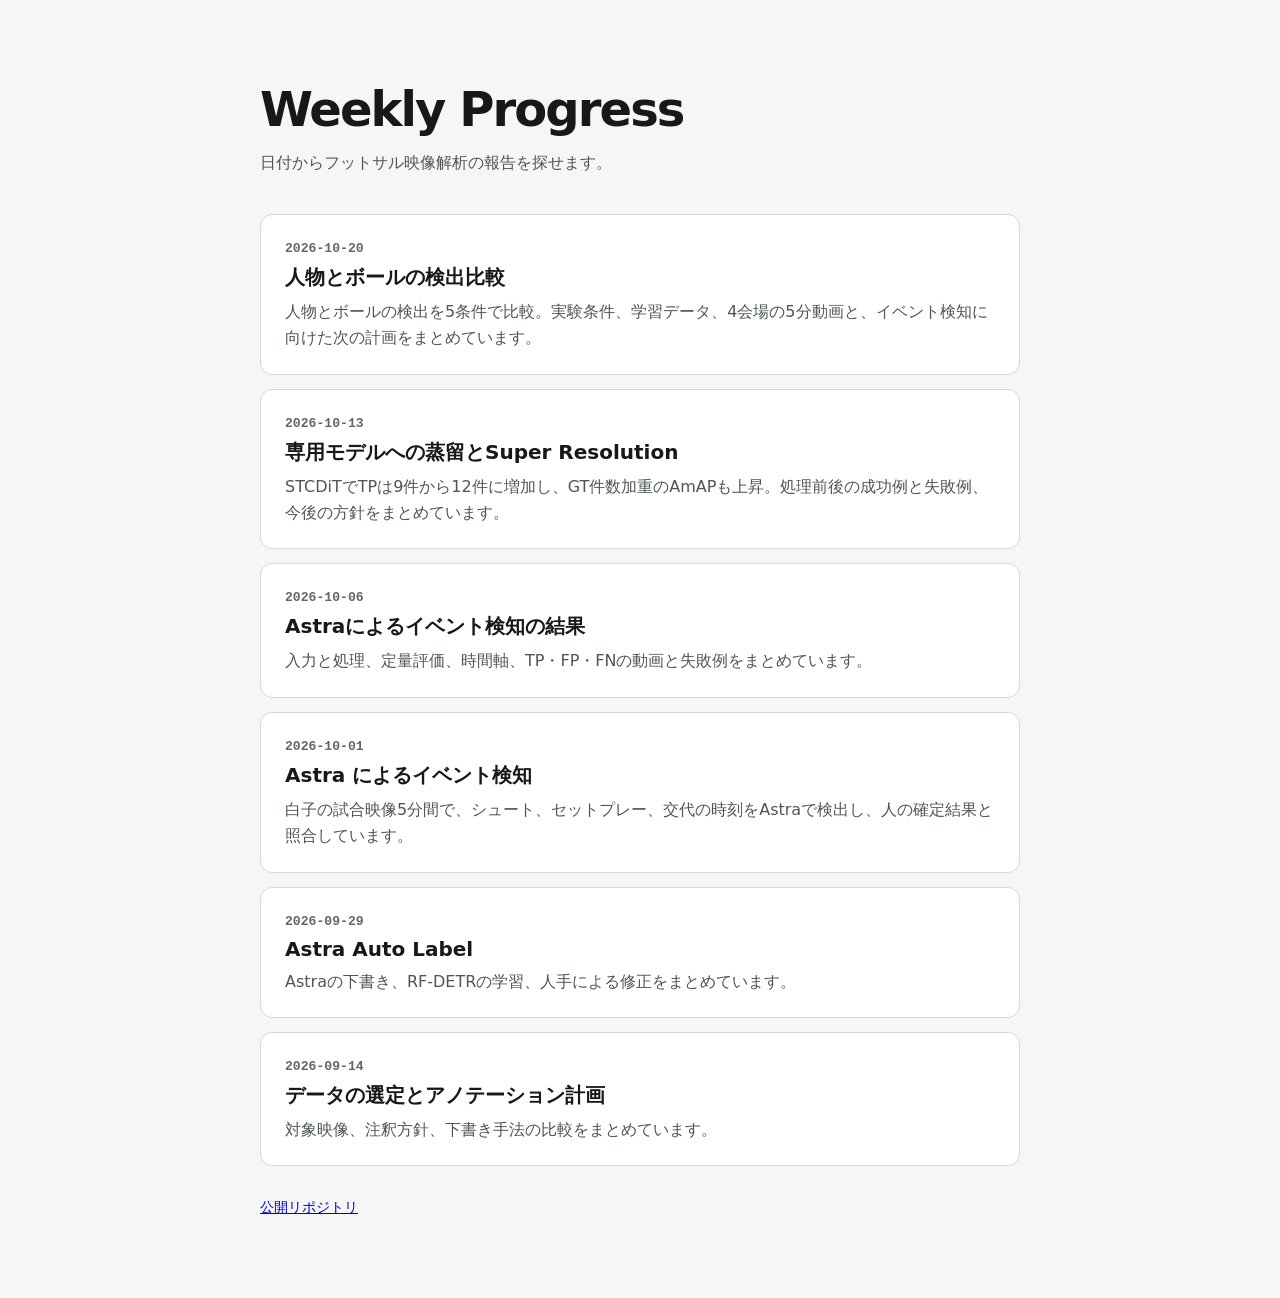
<file: index.html>
<!doctype html>
<html lang="ja">
<head>
<meta charset="utf-8">
<meta name="viewport" content="width=device-width, initial-scale=1">
<meta name="description" content="フットサル映像解析の報告を日付別に掲載しています。">
<title>Futsal AI Reports</title>
<style>
:root { color-scheme: light; font-family: system-ui, -apple-system, "Noto Sans JP", sans-serif; color: #171916; background: #f6f7f4; }
* { box-sizing: border-box; }
body { margin: 0; }
main { width: min(760px, calc(100% - 32px)); margin: 9vh auto; }
h1 { margin: 0 0 12px; font-size: clamp(2rem, 6vw, 3rem); letter-spacing: -.04em; }
.lede { color: #4e5750; line-height: 1.8; margin: 0 0 36px; }
section { display: grid; gap: 14px; }
a.card { display: block; padding: 22px 24px; border: 1px solid #d4d9d2; border-radius: 12px; background: #fff; color: inherit; text-decoration: none; transition: border-color .15s, transform .15s; }
a.card:hover { border-color: #2774b8; transform: translateY(-2px); }
.date { color: #5f6a61; font: 600 .82rem ui-monospace, monospace; }
h2 { margin: 8px 0; font-size: 1.25rem; }
.description { color: #4e5750; line-height: 1.65; margin: 0; }
footer { margin-top: 32px; color: #68716a; font-size: .88rem; }
</style>
</head>
<body>
<main>
  <h1>Weekly Progress</h1>
  <p class="lede">日付からフットサル映像解析の報告を探せます。</p>
  <section aria-label="報告一覧">
    <a class="card" href="./20261020/">
      <span class="date">2026-10-20</span>
      <h2>人物とボールの検出比較</h2>
      <p class="description">人物とボールの検出を5条件で比較。実験条件、学習データ、4会場の5分動画と、イベント検知に向けた次の計画をまとめています。</p>
    </a>
    <a class="card" href="./20261013/">
      <span class="date">2026-10-13</span>
      <h2>専用モデルへの蒸留とSuper Resolution</h2>
      <p class="description">STCDiTでTPは9件から12件に増加し、GT件数加重のAmAPも上昇。処理前後の成功例と失敗例、今後の方針をまとめています。</p>
    </a>
    <a class="card" href="./20261006/">
      <span class="date">2026-10-06</span>
      <h2>Astraによるイベント検知の結果</h2>
      <p class="description">入力と処理、定量評価、時間軸、TP・FP・FNの動画と失敗例をまとめています。</p>
    </a>
    <a class="card" href="./20261001/">
      <span class="date">2026-10-01</span>
      <h2>Astra によるイベント検知</h2>
      <p class="description">白子の試合映像5分間で、シュート、セットプレー、交代の時刻をAstraで検出し、人の確定結果と照合しています。</p>
    </a>
    <a class="card" href="./20260929/">
      <span class="date">2026-09-29</span>
      <h2>Astra Auto Label</h2>
      <p class="description">Astraの下書き、RF-DETRの学習、人手による修正をまとめています。</p>
    </a>
    <a class="card" href="./20260914/">
      <span class="date">2026-09-14</span>
      <h2>データの選定とアノテーション計画</h2>
      <p class="description">対象映像、注釈方針、下書き手法の比較をまとめています。</p>
    </a>
  </section>
  <footer><a href="https://github.com/riku359/futsal_ai_weekly_progress">公開リポジトリ</a></footer>
</main>
</body>
</html>
</file>
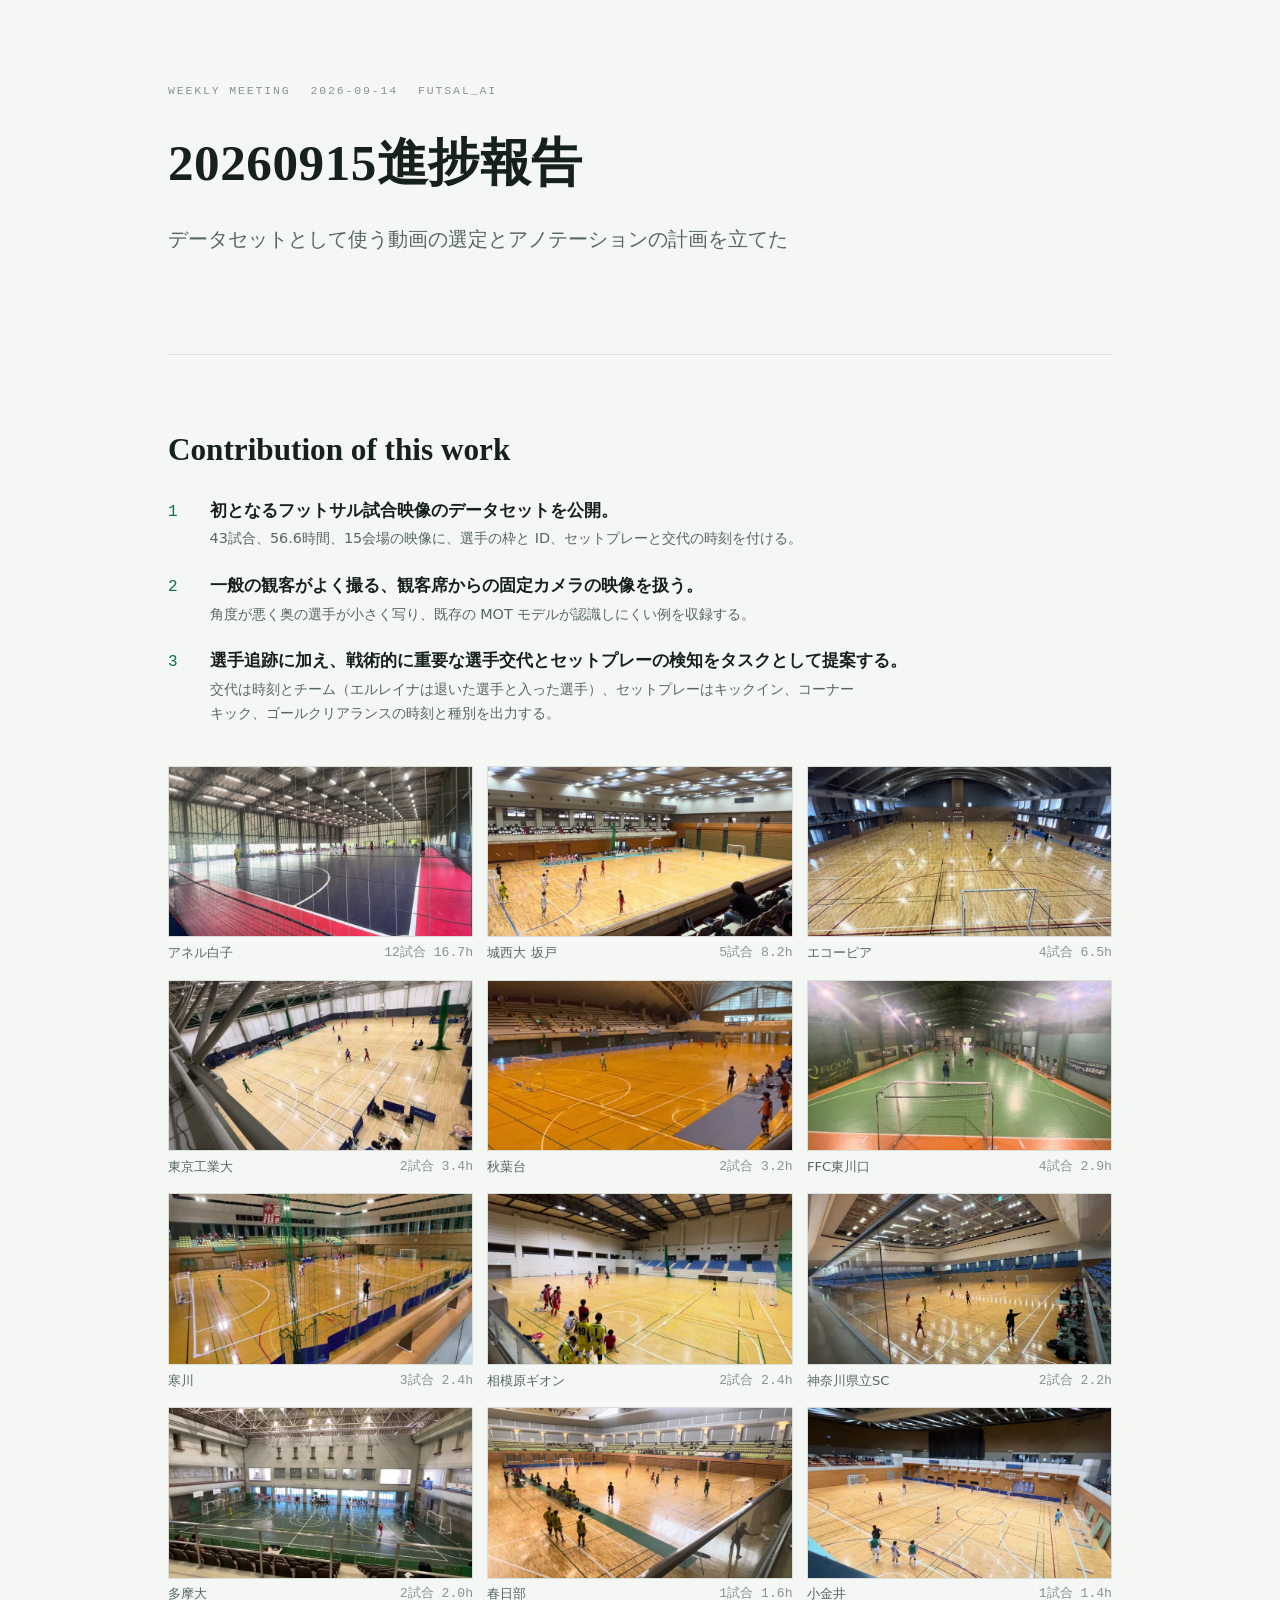
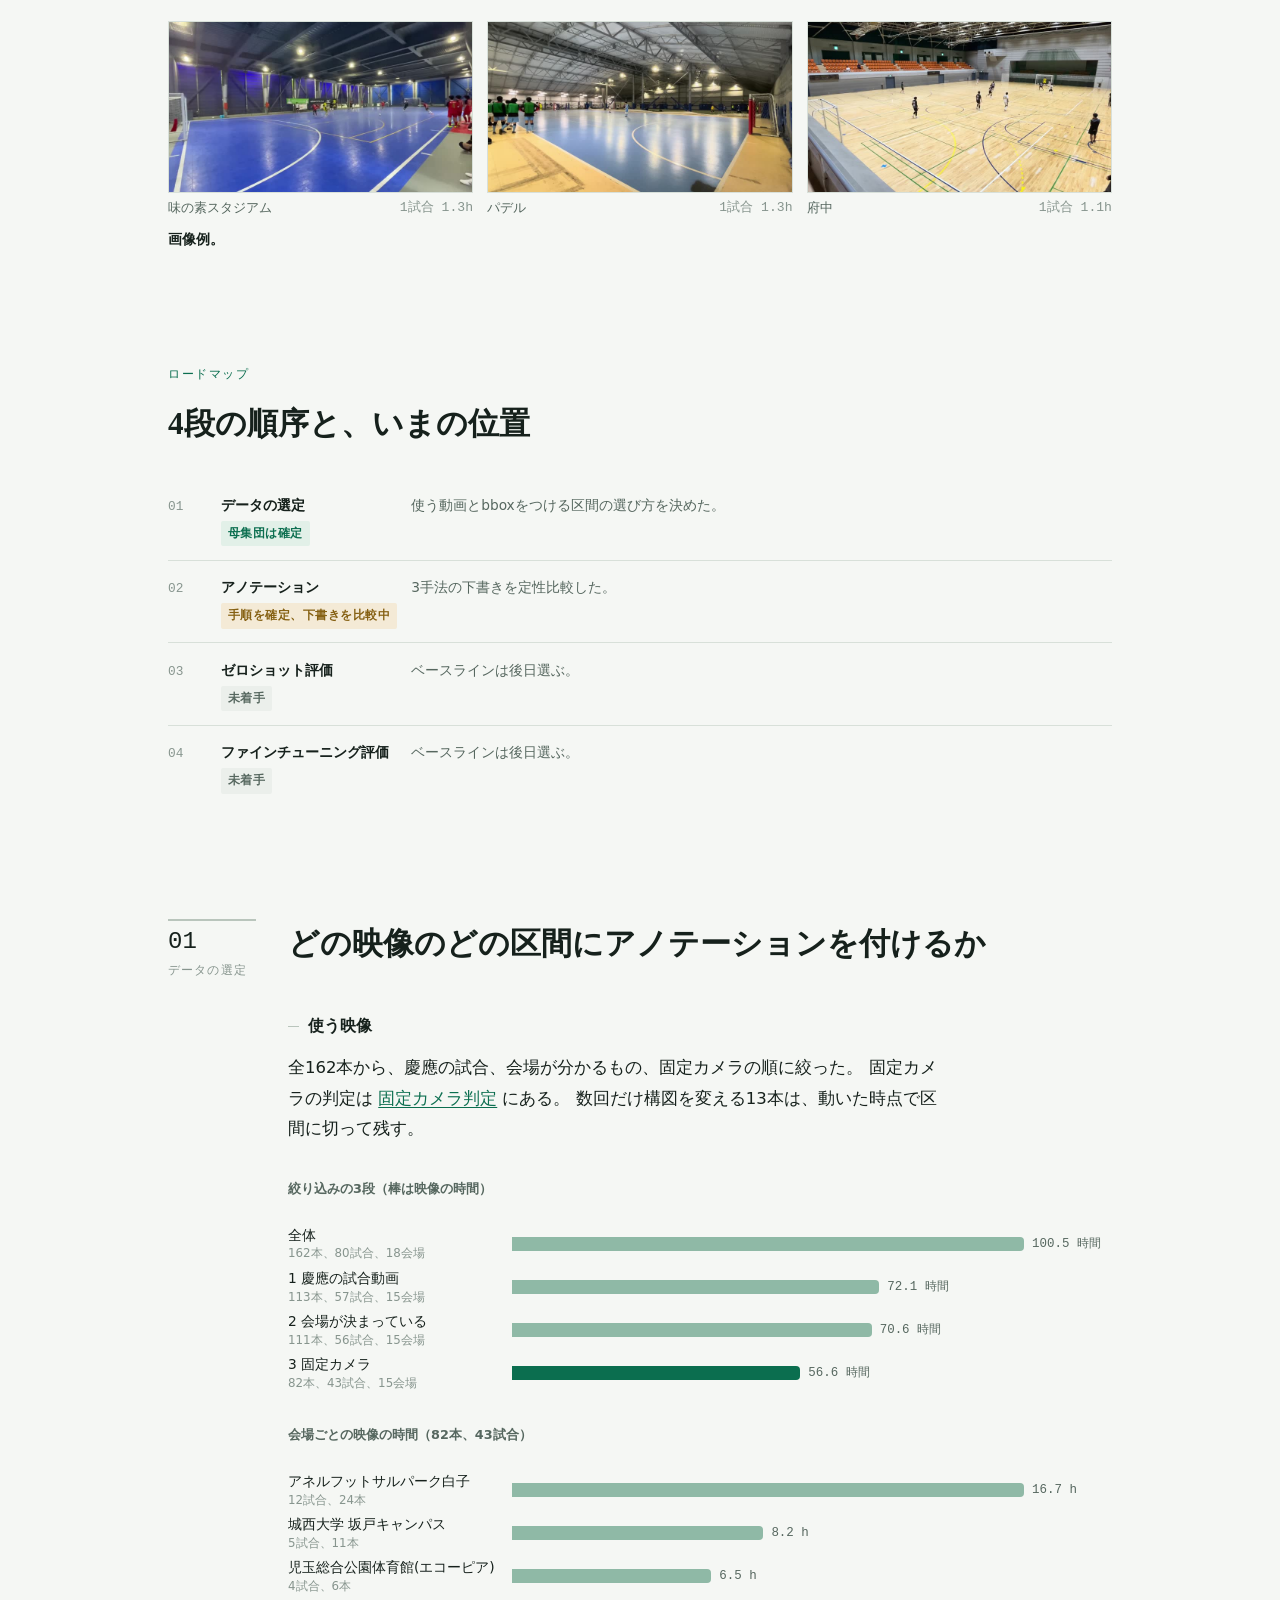
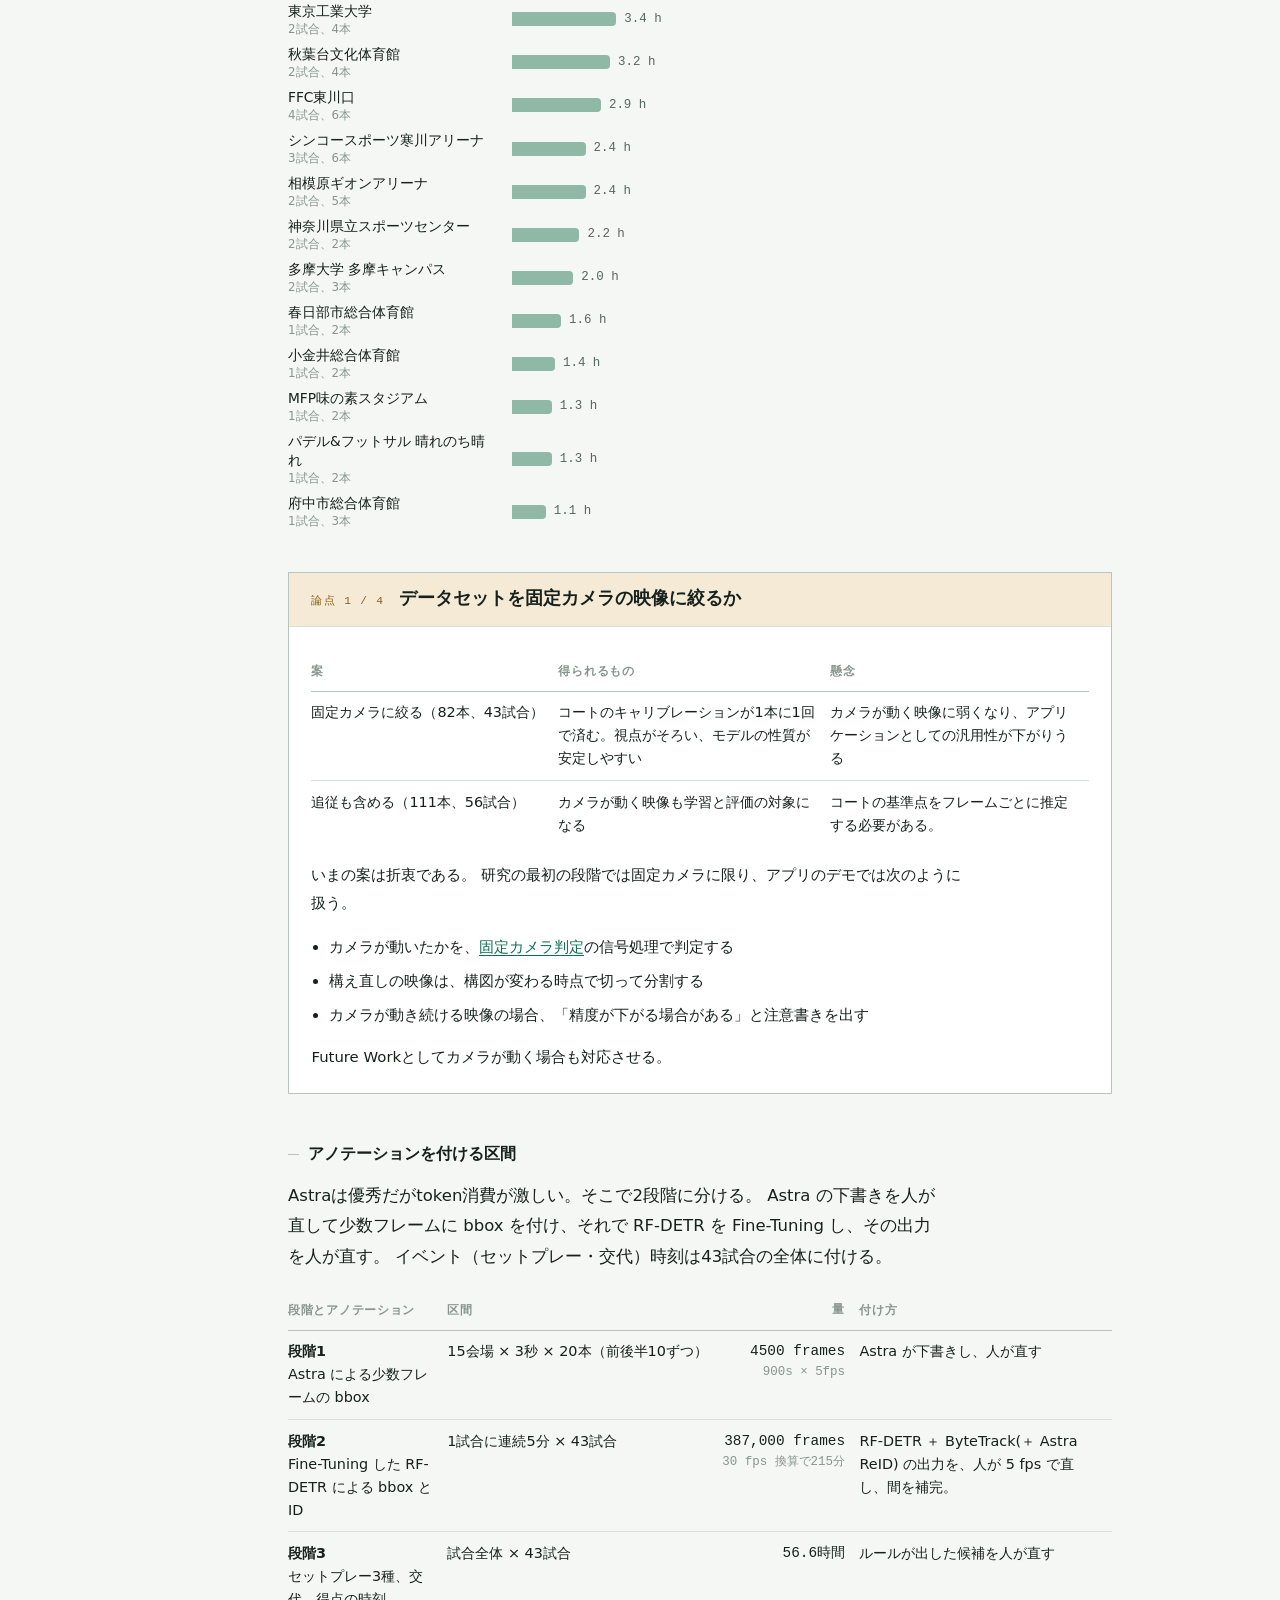
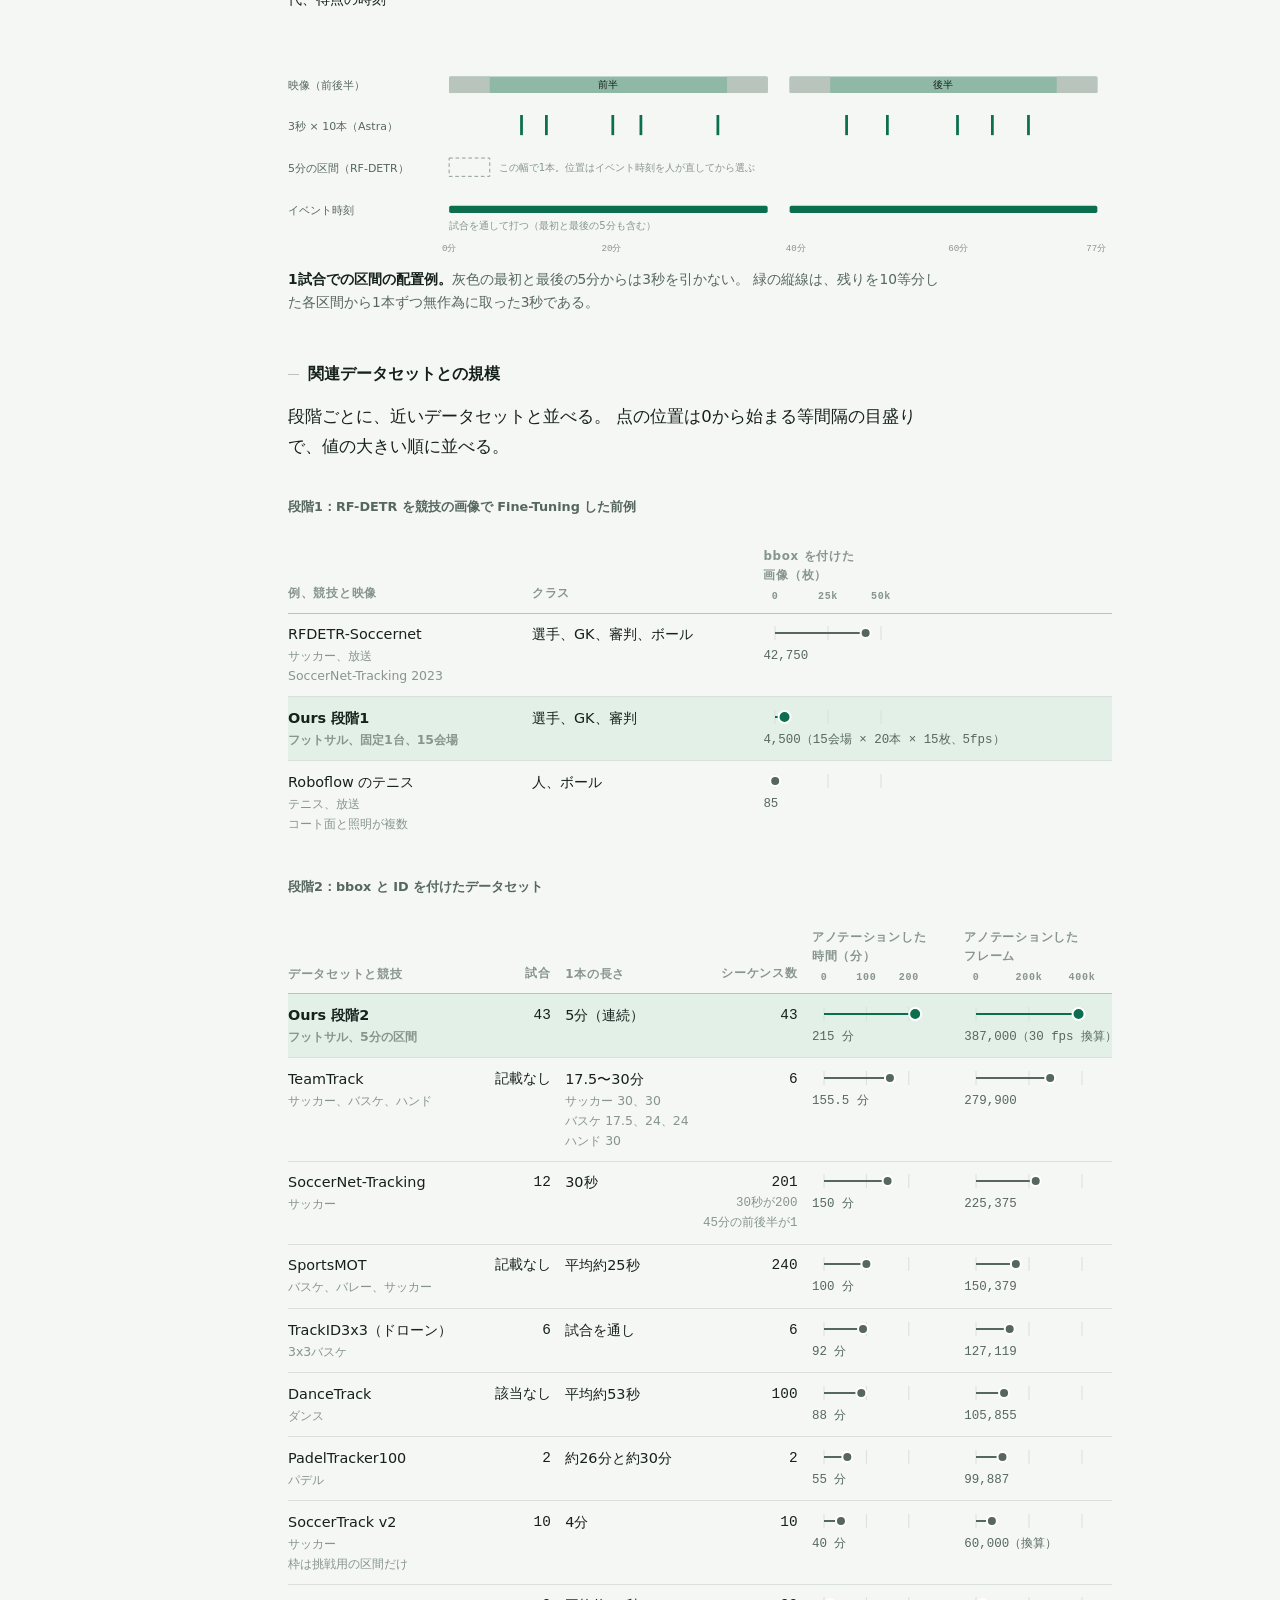
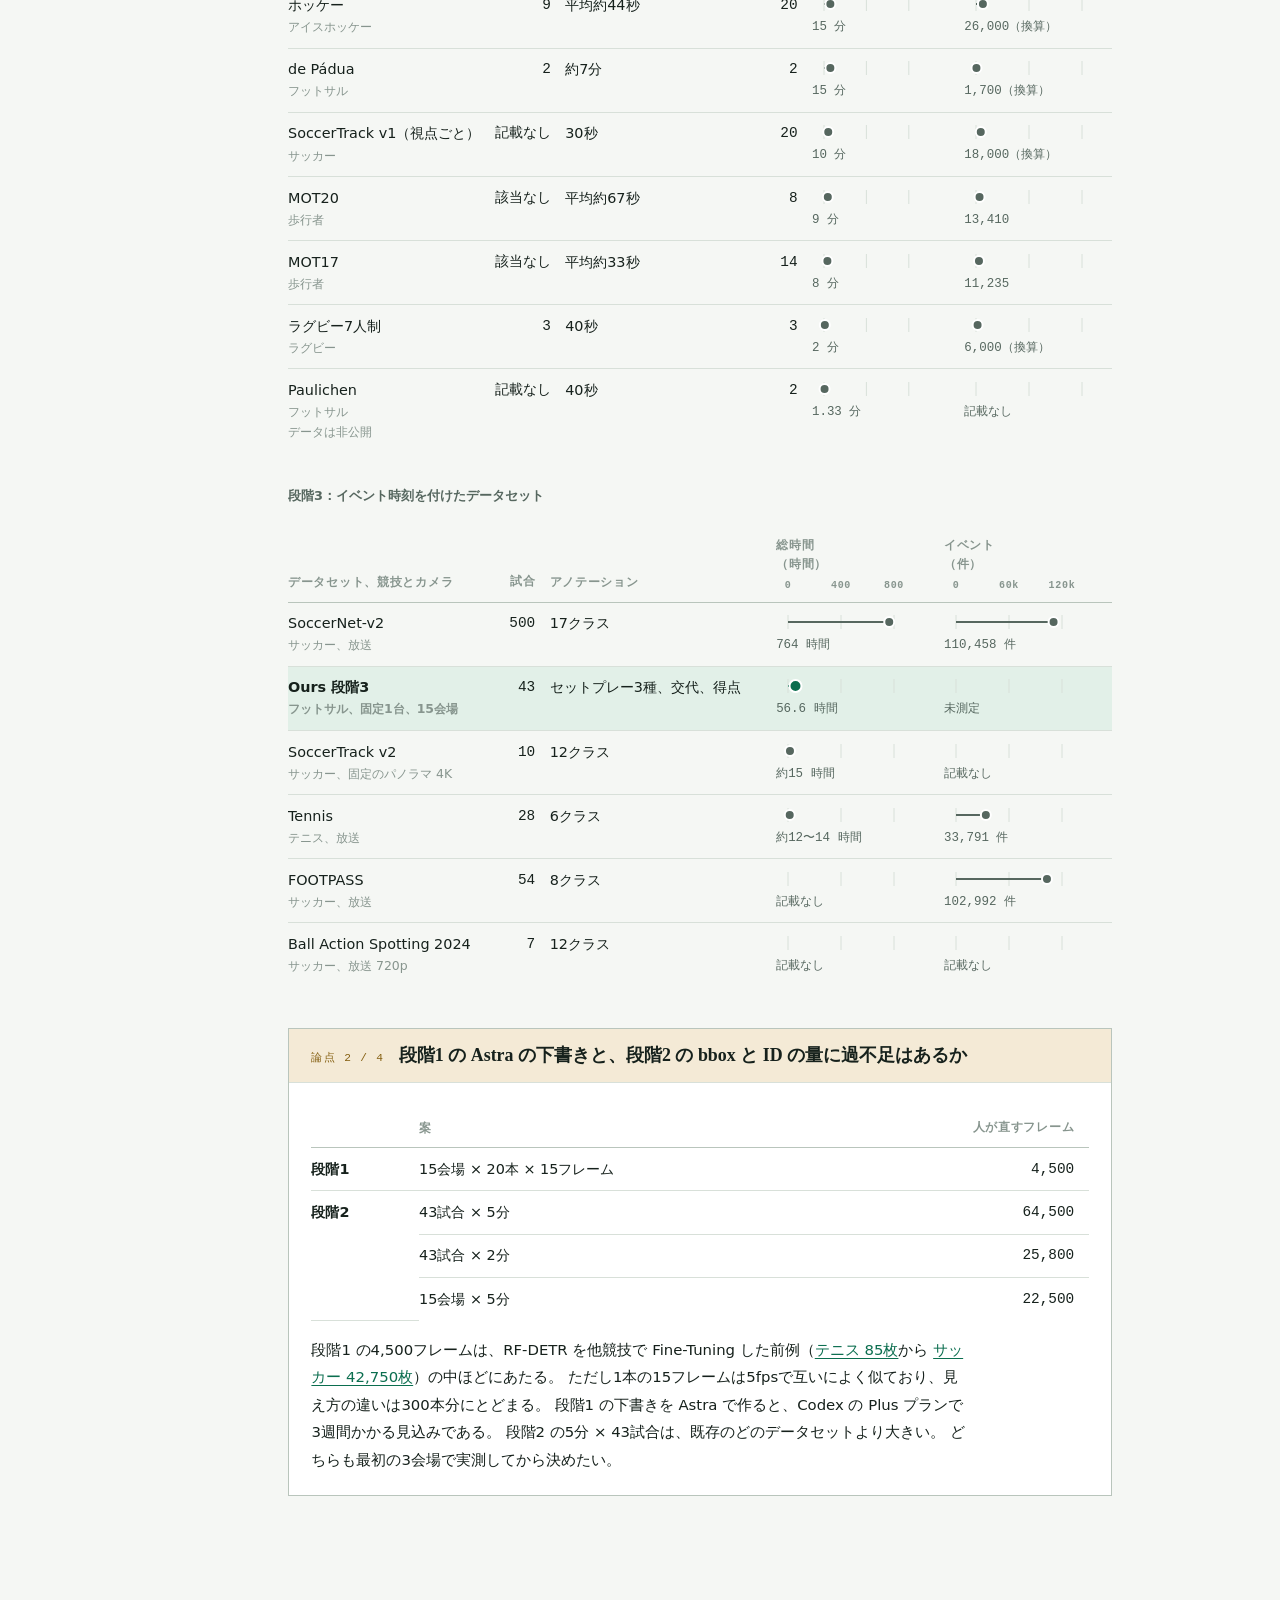
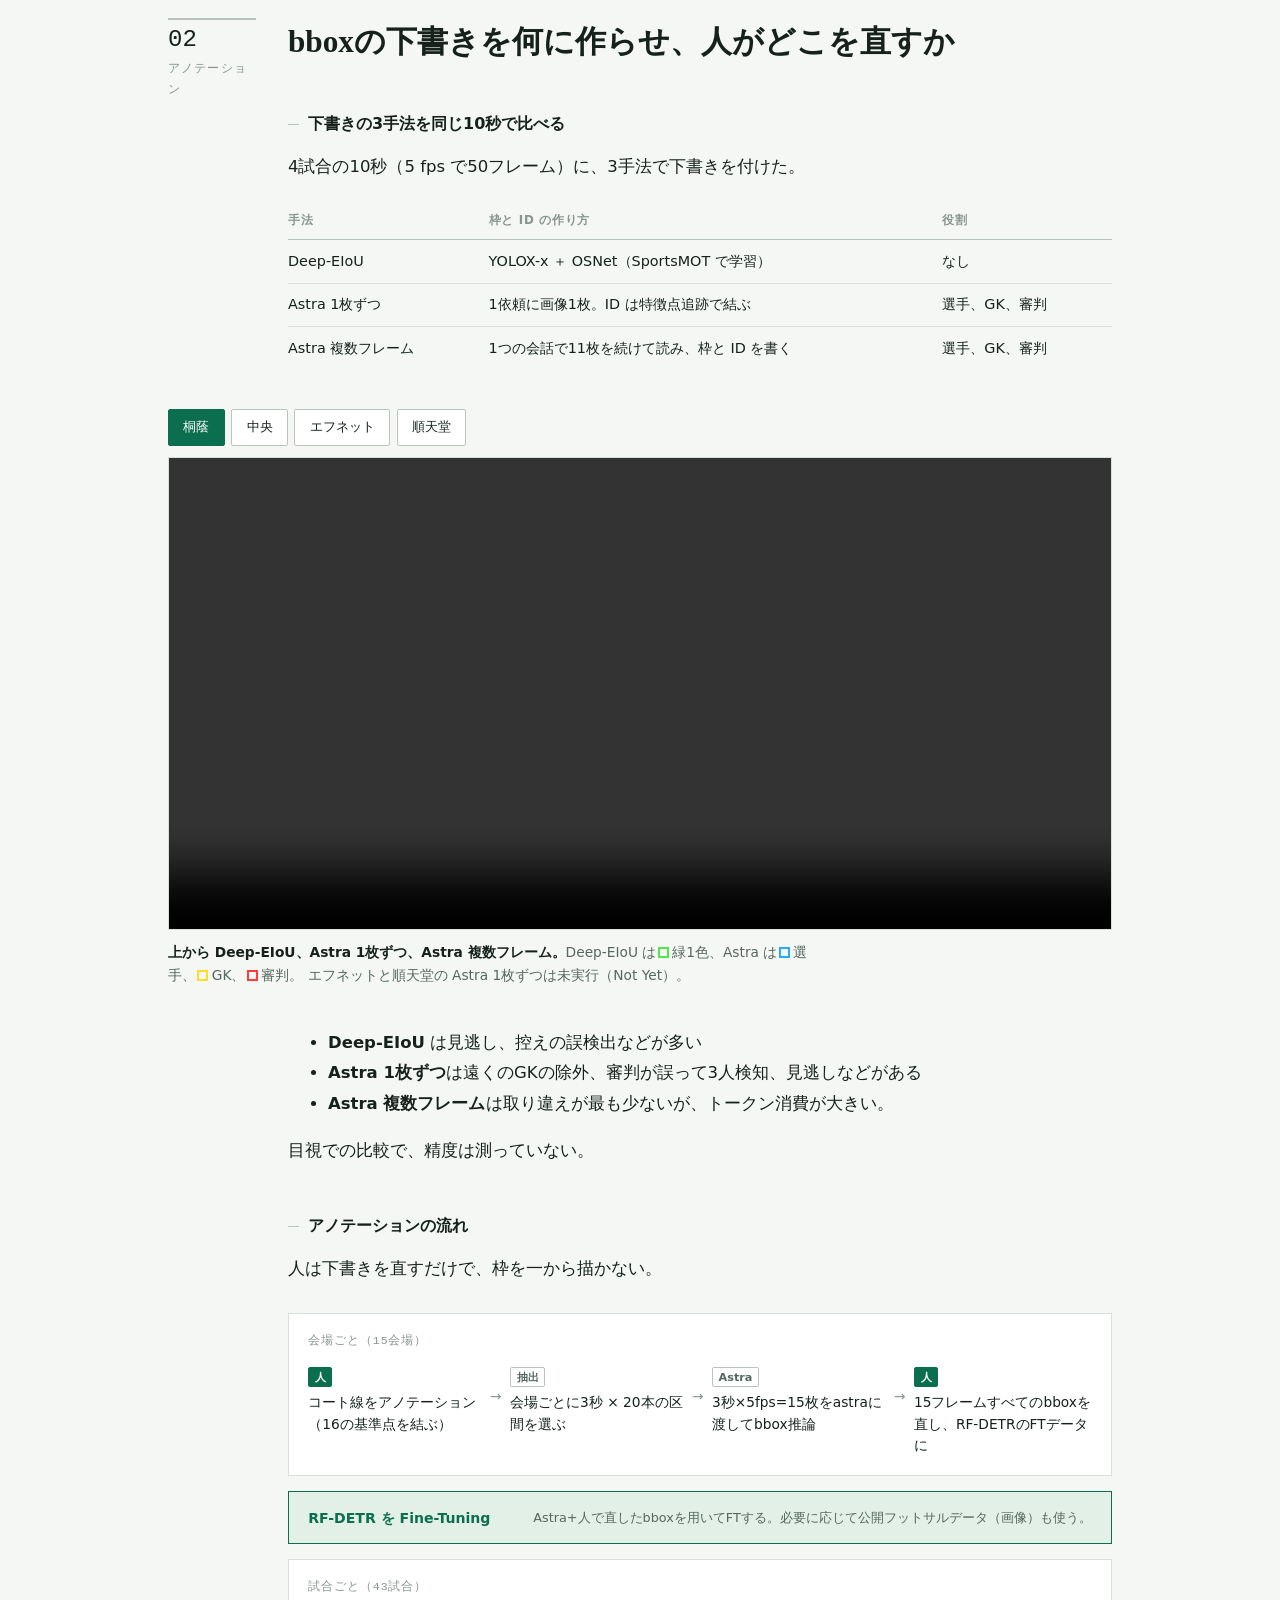
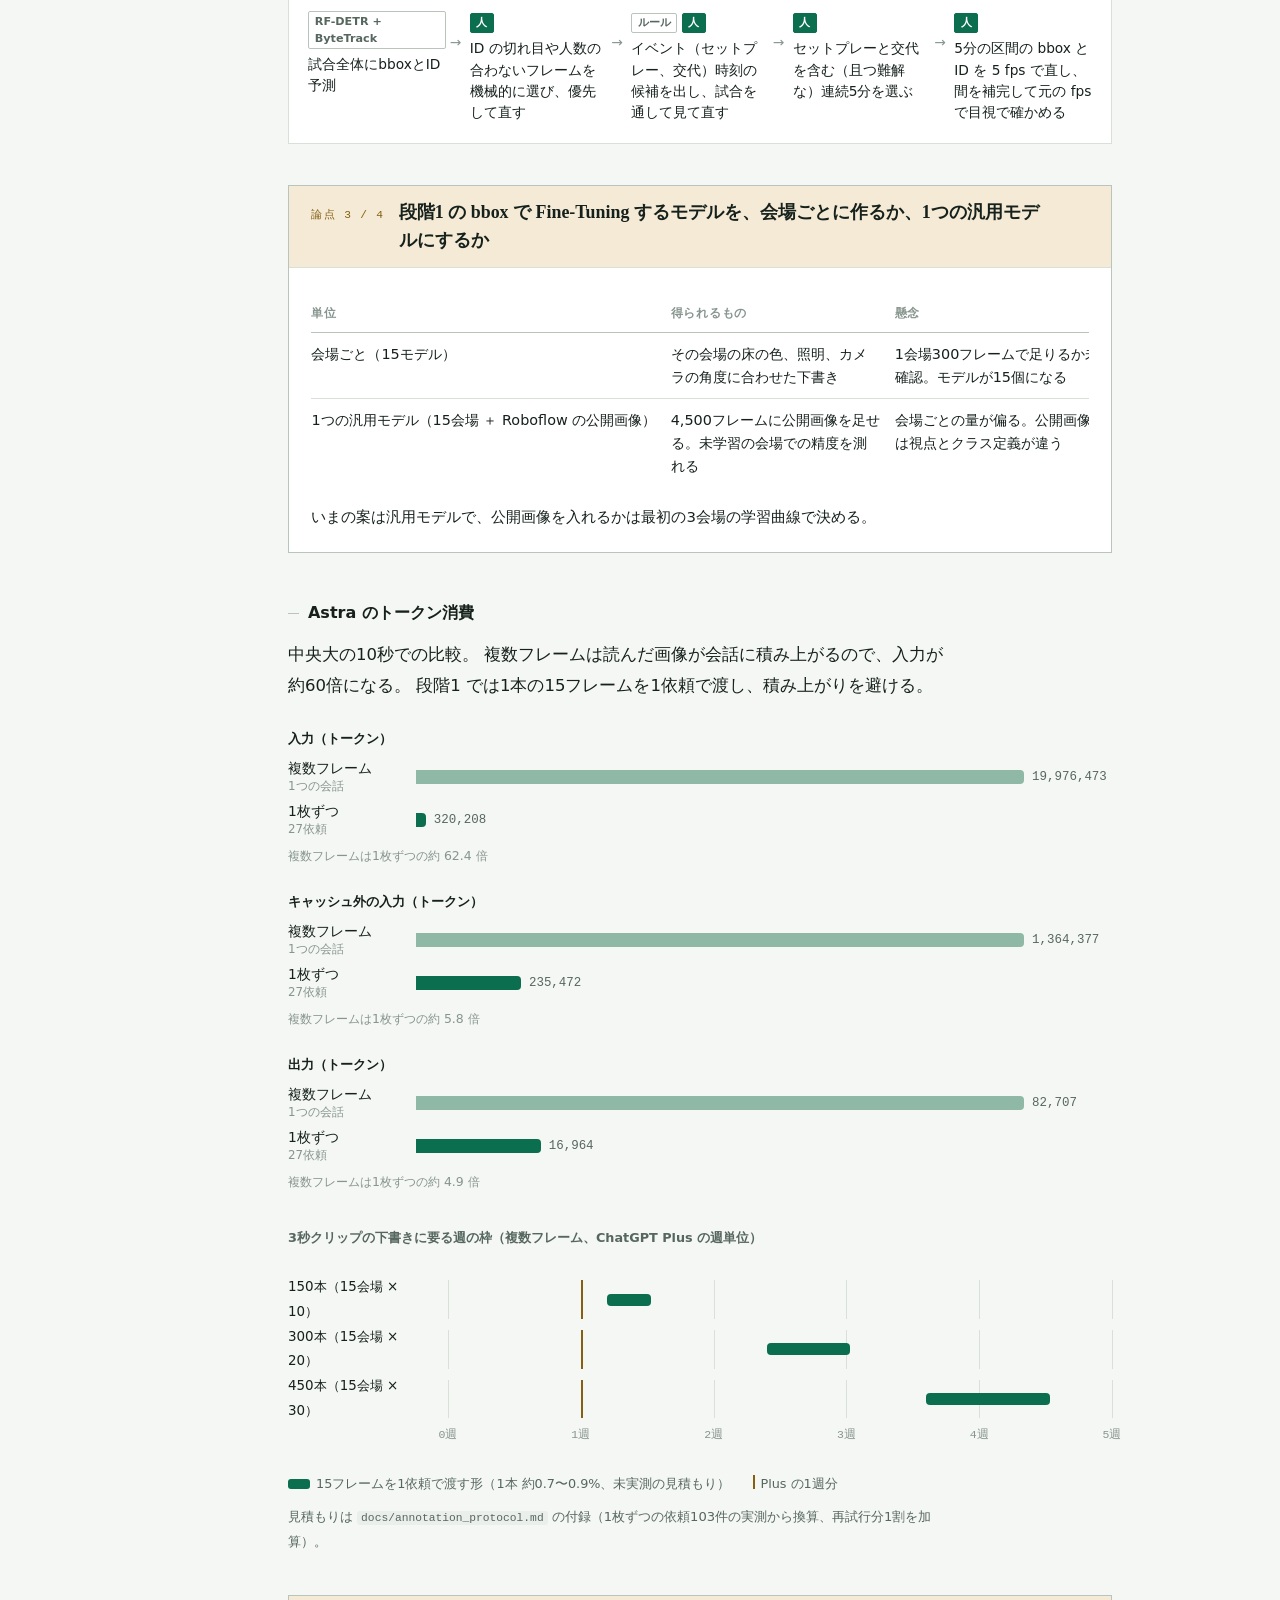
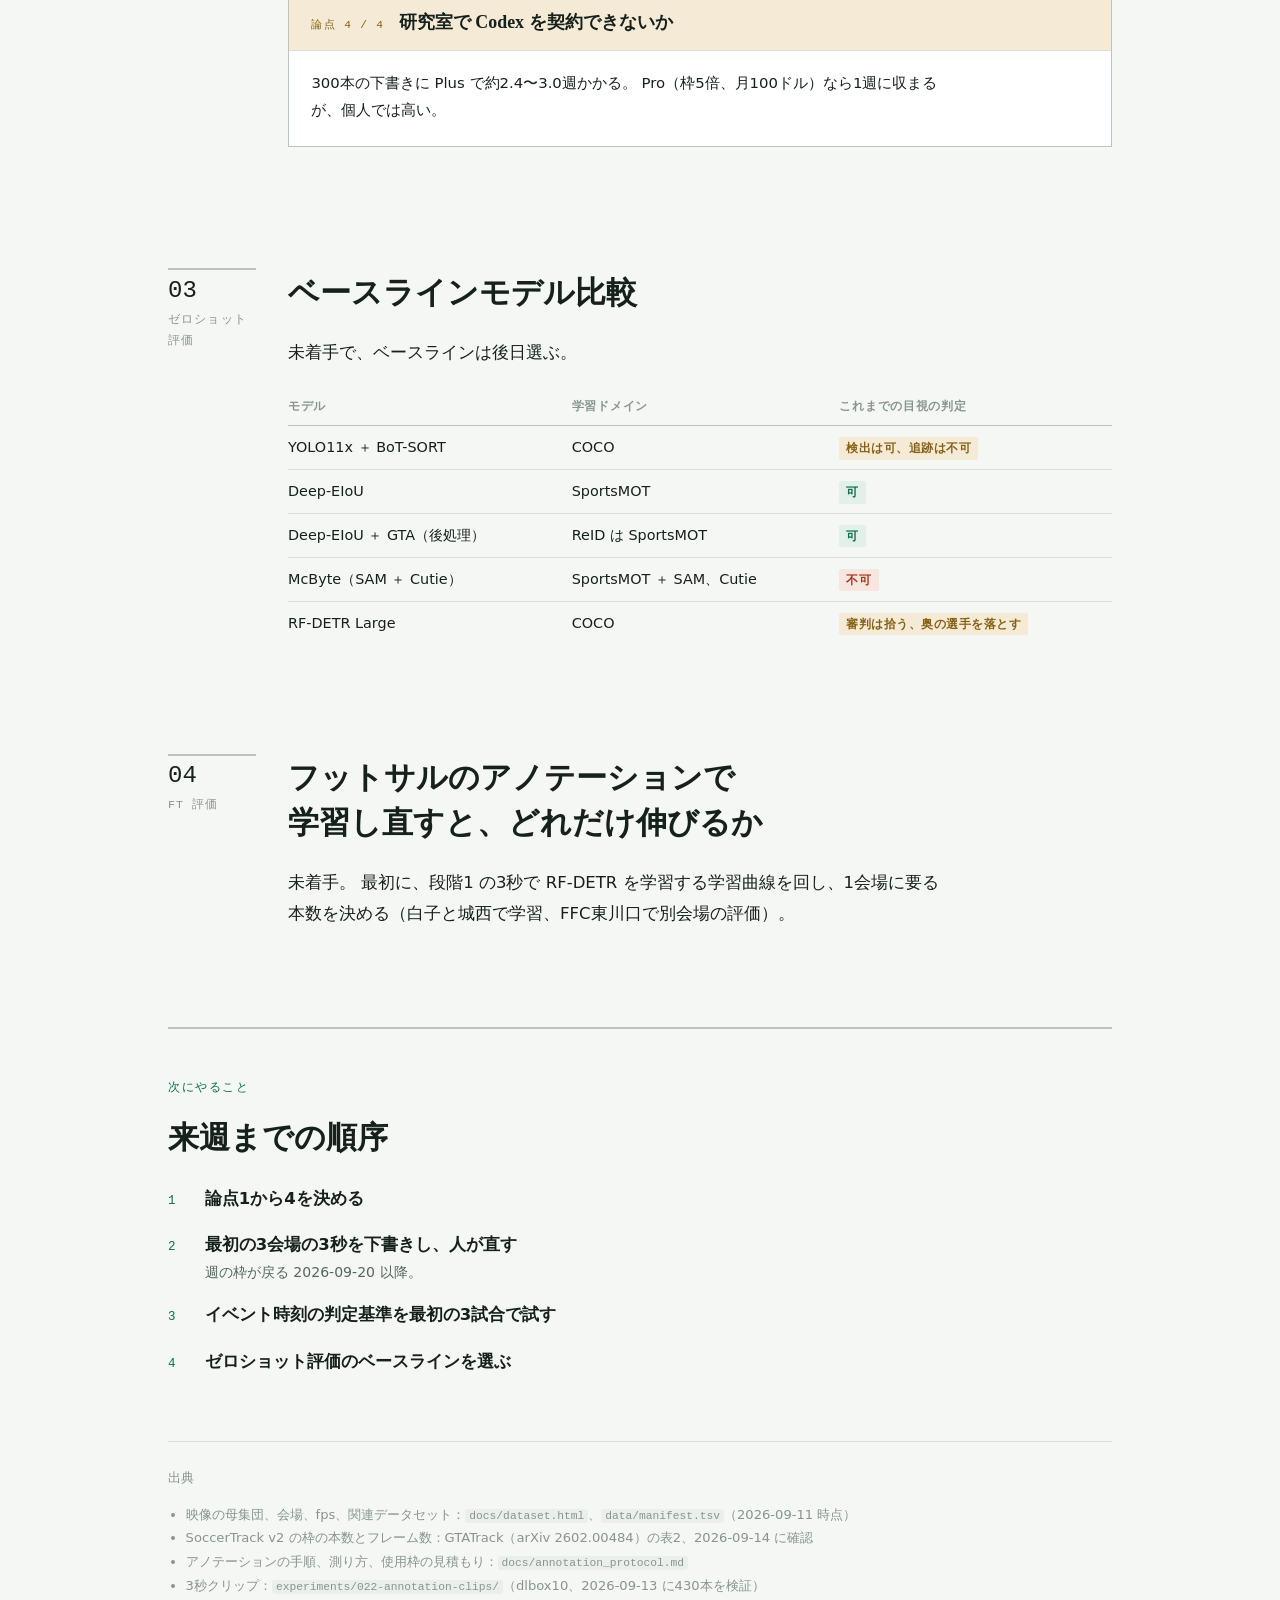
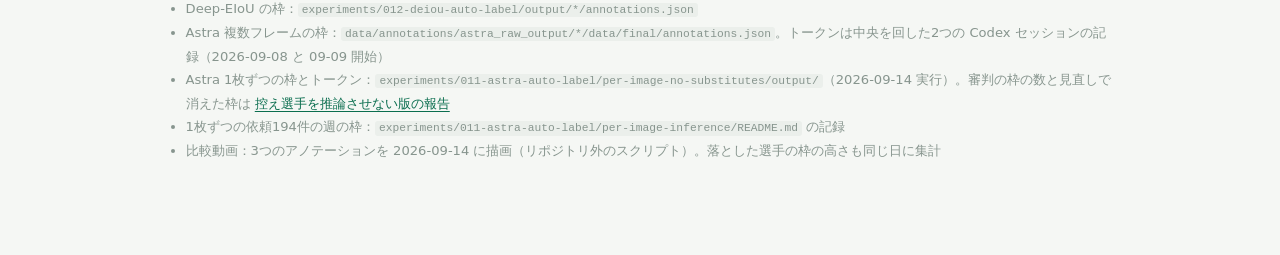
<file: 20260914/index.html>
<!doctype html>
<html lang="ja">
<head>
<meta charset="utf-8">
<meta name="viewport" content="width=device-width, initial-scale=1">
<meta name="fx-date" content="2026-09-14">
<meta name="fx-title" content="データの選定とアノテーション計画">
<meta name="fx-summary" content="Weekly meeting の進捗。アノテーションを付ける82本、43試合と区間の取り方、関連データセットとの規模、Deep-EIoU と Astra 2通りのbboxの下書きの比較、Astra の使用枠、議論したい4点をまとめた。">
<meta name="fx-topic" content="基盤">
<meta name="fx-stage" content="段階2 アノテーション">
<meta name="fx-experiments" content="011,012,021,022,023">
<title>データの選定とアノテーション計画</title>
<style>
:root {
  --ground: #F5F7F4;
  --surface: #FFFFFF;
  --sunken: #EBEFEB;
  --ink: #16211C;
  --ink-muted: #56675F;
  --ink-faint: #87958E;
  --rule: #D8E0D9;
  --rule-strong: #B9C5BC;
  --accent: #0B6E4F;
  --accent-soft: #E2F0E8;
  --pass: #0B6E4F;
  --pass-soft: #E2F0E8;
  --fail: #A63520;
  --fail-soft: #F7E5E0;
  --hold: #856012;
  --hold-soft: #F4EAD6;
  --bar: #8FB9A6;

  --font-display: "Hiragino Mincho ProN", "Yu Mincho", YuMincho, "Songti SC", "Noto Serif JP", serif;
  --font-body: "Hiragino Kaku Gothic ProN", "Hiragino Sans", "Yu Gothic", YuGothic, "Noto Sans JP", system-ui, sans-serif;
  --font-mono: ui-monospace, "SF Mono", SFMono-Regular, Menlo, Consolas, monospace;

  --measure: 41rem;
  --wide: 62rem;
}

@media (prefers-color-scheme: dark) {
  :root:not([data-theme="light"]) {
    --ground: #0E1411;
    --surface: #161D19;
    --sunken: #1C2520;
    --ink: #E3EAE5;
    --ink-muted: #92A199;
    --ink-faint: #6A7871;
    --rule: #27322C;
    --rule-strong: #3A4741;
    --accent: #52BF94;
    --accent-soft: #163026;
    --pass: #52BF94;
    --pass-soft: #163026;
    --fail: #E5836D;
    --fail-soft: #33201B;
    --hold: #D0A44E;
    --hold-soft: #2C2517;
    --bar: #3F7A62;
  }
}

:root[data-theme="dark"] {
  --ground: #0E1411;
  --surface: #161D19;
  --sunken: #1C2520;
  --ink: #E3EAE5;
  --ink-muted: #92A199;
  --ink-faint: #6A7871;
  --rule: #27322C;
  --rule-strong: #3A4741;
  --accent: #52BF94;
  --accent-soft: #163026;
  --pass: #52BF94;
  --pass-soft: #163026;
  --fail: #E5836D;
  --fail-soft: #33201B;
  --hold: #D0A44E;
  --hold-soft: #2C2517;
  --bar: #3F7A62;
}

* { box-sizing: border-box; }

body {
  margin: 0;
  background: var(--ground);
  color: var(--ink);
  font-family: var(--font-body);
  font-size: 16.5px;
  line-height: 1.85;
  font-feature-settings: "palt" 1;
  -webkit-font-smoothing: antialiased;
}

.page {
  max-width: var(--wide);
  margin: 0 auto;
  padding: 0 1.5rem 6rem;
}

p, ul, ol { max-width: var(--measure); }
p { margin: 0 0 1.1em; }

a { color: var(--accent); text-underline-offset: 0.2em; text-decoration-thickness: 1px; }
a:focus-visible, video:focus-visible, button:focus-visible { outline: 2px solid var(--accent); outline-offset: 3px; }

code, .num { font-family: var(--font-mono); font-variant-numeric: tabular-nums; }
code {
  font-size: 0.86em;
  background: var(--sunken);
  padding: 0.1em 0.35em;
  border-radius: 3px;
}

/* ---------- masthead ---------- */

.masthead {
  padding: 5rem 0 3.5rem;
  border-bottom: 1px solid var(--rule);
}

.eyebrow {
  font-family: var(--font-mono);
  font-size: 0.72rem;
  letter-spacing: 0.16em;
  text-transform: uppercase;
  color: var(--ink-faint);
  display: flex;
  gap: 1.25rem;
  flex-wrap: wrap;
  margin-bottom: 1.75rem;
}

h1 {
  font-family: var(--font-display);
  font-weight: 600;
  font-size: clamp(2rem, 5.2vw, 3.2rem);
  line-height: 1.32;
  letter-spacing: 0.01em;
  margin: 0 0 0.5em;
  text-wrap: balance;
}

.subtitle {
  font-family: var(--font-display);
  font-size: clamp(1.02rem, 2.4vw, 1.28rem);
  line-height: 1.75;
  color: var(--ink-muted);
  margin: 0 0 2.5rem;
  max-width: var(--measure);
}

.lede { max-width: var(--measure); }
.lede p { font-size: 1.05rem; }

/* ---------- facts panel ---------- */

.facts {
  margin: 2.75rem 0 0;
  max-width: var(--wide);
  border: 1px solid var(--rule);
  background: var(--surface);
}

.facts dl {
  margin: 0;
  display: grid;
  grid-template-columns: 9rem 1fr;
}

.facts dt,
.facts dd {
  margin: 0;
  padding: 0.75rem 1.25rem;
  border-bottom: 1px solid var(--rule);
  line-height: 1.65;
}

.facts dt {
  font-family: var(--font-mono);
  font-size: 0.7rem;
  letter-spacing: 0.08em;
  color: var(--ink-faint);
  padding-top: 0.95rem;
}

.facts dd { font-size: 0.9rem; }
.facts dd span.sub { display: block; color: var(--ink-muted); font-size: 0.84rem; }
.facts dd .path { font-family: var(--font-mono); font-size: 0.85rem; }

.facts dl > :nth-last-child(1),
.facts dl > :nth-last-child(2) { border-bottom: none; }

.facts .pending {
  margin: 0;
  max-width: none;
  padding: 0.9rem 1.25rem;
  border-top: 1px solid var(--rule);
  background: var(--hold-soft);
  color: var(--hold);
  font-size: 0.86rem;
  line-height: 1.7;
}

@media (max-width: 34rem) {
  .facts dl { grid-template-columns: 1fr; }
  .facts dt { padding-bottom: 0; border-bottom: none; }
  .facts dd { padding-top: 0.25rem; }
}

/* ---------- sections ---------- */

section { padding-top: 4.5rem; }

.section-label {
  font-family: var(--font-mono);
  font-size: 0.72rem;
  letter-spacing: 0.14em;
  text-transform: uppercase;
  color: var(--accent);
  margin: 0 0 1rem;
}

h2 {
  font-family: var(--font-display);
  font-weight: 600;
  font-size: clamp(1.45rem, 3.2vw, 1.95rem);
  line-height: 1.45;
  margin: 0 0 1.4rem;
  text-wrap: balance;
}

h3 {
  font-size: 1rem;
  font-weight: 600;
  margin: 2.8rem 0 0.8rem;
  color: var(--ink);
}

h3::before {
  content: "";
  display: inline-block;
  width: 0.7rem;
  height: 1px;
  background: var(--rule-strong);
  vertical-align: middle;
  margin-right: 0.55rem;
}

/* ---------- task cards ---------- */

.tasks {
  display: flex;
  flex-direction: column;
  gap: 1px;
  background: var(--rule);
  border: 1px solid var(--rule);
  margin: 2.5rem 0;
  max-width: var(--wide);
}

.task {
  background: var(--surface);
  padding: 1.6rem 1.6rem 1.75rem;
}

.task-head {
  display: flex;
  align-items: baseline;
  gap: 0.9rem;
  flex-wrap: wrap;
  margin-bottom: 1rem;
}

.task-n {
  font-family: var(--font-mono);
  font-size: 0.72rem;
  letter-spacing: 0.1em;
  color: var(--ink-faint);
}

.task-title::before { display: none; }

.task-title {
  font-family: var(--font-display);
  font-size: 1.3rem;
  font-weight: 600;
  margin: 0;
}

.io {
  display: grid;
  grid-template-columns: 3.5rem 1fr;
  gap: 0.35rem 0.9rem;
  font-size: 0.88rem;
  line-height: 1.7;
  margin: 0 0 1.1rem;
  padding-bottom: 1.1rem;
  border-bottom: 1px solid var(--rule);
  max-width: var(--measure);
}
.io dt { font-family: var(--font-mono); font-size: 0.72rem; color: var(--ink-faint); letter-spacing: 0.06em; padding-top: 0.25rem; }
.io dd { margin: 0; }

.task p { font-size: 0.95rem; margin-bottom: 0.8em; }
.task p:last-child { margin-bottom: 0; }

.task ul {
  font-size: 0.95rem;
  padding-left: 1.1rem;
  margin: 0 0 0.9em;
}
.task ul li { margin-bottom: 0.4em; }

/* ---------- the split verdict ---------- */

.verdict {
  display: grid;
  grid-template-columns: repeat(auto-fit, minmax(16rem, 1fr));
  gap: 1px;
  background: var(--rule);
  border: 1px solid var(--rule);
  margin: 2.5rem 0 0;
  max-width: var(--wide);
}

.verdict-col {
  background: var(--surface);
  padding: 1.75rem 1.5rem;
}

.verdict-head {
  font-family: var(--font-display);
  font-size: 1.35rem;
  font-weight: 600;
  margin: 0 0 1.1rem;
  padding-bottom: 0.7rem;
  border-bottom: 2px solid currentColor;
  display: inline-block;
}

.verdict-col.is-pass .verdict-head { color: var(--pass); }
.verdict-col.is-fail .verdict-head { color: var(--fail); }

.verdict-col ul {
  list-style: none;
  margin: 0;
  padding: 0;
  display: flex;
  flex-direction: column;
  gap: 0.85rem;
}

.verdict-col li { line-height: 1.55; }
.verdict-col .model { font-weight: 600; }
.verdict-col .domain {
  display: block;
  font-size: 0.84rem;
  color: var(--ink-faint);
}

/* ---------- experiment rail ---------- */

.exp {
  display: grid;
  grid-template-columns: 5.5rem 1fr;
  gap: 0 2rem;
  padding-top: 5rem;
  align-items: start;
}

.exp-tag {
  font-family: var(--font-mono);
  font-size: 0.72rem;
  letter-spacing: 0.1em;
  color: var(--ink-faint);
  padding-top: 0.55rem;
  border-top: 2px solid var(--rule-strong);
  display: flex;
  flex-direction: column;
  gap: 0.35rem;
  position: sticky;
  top: 1.5rem;
}

.exp-num { font-size: 1.5rem; letter-spacing: 0; color: var(--ink); line-height: 1; }

.exp-body { min-width: 0; }
.exp-body h2 { margin-top: 0.1rem; }

@media (max-width: 46rem) {
  .exp { grid-template-columns: 1fr; gap: 0; }
  .exp-tag { flex-direction: row; align-items: baseline; gap: 0.7rem; position: static; margin-bottom: 1.1rem; }
  .exp-num { font-size: 1.15rem; }
}

/* ---------- chips ---------- */

.chip {
  display: inline-block;
  font-family: var(--font-body);
  font-size: 0.74rem;
  font-weight: 600;
  letter-spacing: 0.04em;
  padding: 0.15em 0.6em;
  border-radius: 2px;
  white-space: nowrap;
}
.chip.pass { background: var(--pass-soft); color: var(--pass); }
.chip.fail { background: var(--fail-soft); color: var(--fail); }
.chip.hold { background: var(--hold-soft); color: var(--hold); }
.chip.idle { background: var(--sunken); color: var(--ink-muted); }

/* ---------- figures ---------- */

figure {
  margin: 2.5rem 0;
  width: 100%;
}

.exp-body > figure.wide {
  width: calc(100% + 7.5rem);
  margin-left: -7.5rem;
}

@media (max-width: 46rem) {
  .exp-body > figure.wide { width: 100%; margin-left: 0; }
}

figure video[hidden] { display: none; }

figure video, figure > img {
  display: block;
  width: 100%;
  height: auto;
  background: #000;
  border: 1px solid var(--rule);
}

figcaption {
  font-size: 0.86rem;
  line-height: 1.7;
  color: var(--ink-muted);
  margin-top: 0.7rem;
  max-width: var(--measure);
}

figcaption .key {
  font-weight: 600;
  color: var(--ink);
}

.swatch {
  display: inline-block;
  width: 0.8em;
  height: 0.8em;
  border: 2px solid currentColor;
  vertical-align: -0.05em;
  margin: 0 0.25em 0 0.1em;
}

/* ---------- tables ---------- */

.table-wrap {
  overflow-x: auto;
  margin: 1.8rem 0;
  max-width: var(--wide);
}

table {
  border-collapse: collapse;
  width: 100%;
  font-size: 0.9rem;
  line-height: 1.6;
}

th, td {
  text-align: left;
  padding: 0.6rem 0.9rem 0.6rem 0;
  border-bottom: 1px solid var(--rule);
  white-space: nowrap;
  vertical-align: top;
}

thead th {
  font-size: 0.74rem;
  letter-spacing: 0.06em;
  color: var(--ink-faint);
  font-weight: 600;
  border-bottom: 1px solid var(--rule-strong);
  padding-top: 0;
  vertical-align: bottom;
}

td.n, th.n { font-family: var(--font-mono); font-variant-numeric: tabular-nums; text-align: right; }
td.wrap { white-space: normal; min-width: 14rem; }
td.wrap-narrow { white-space: normal; min-width: 9rem; }
tbody tr:last-child td { border-bottom: none; }
tr.ours td { background: var(--accent-soft); }
tr.ours td:first-child { font-weight: 600; }
.cell-sub { display: block; font-size: 0.78rem; color: var(--ink-faint); }

.table-note {
  font-size: 0.82rem;
  color: var(--ink-muted);
  margin-top: -0.8rem;
}

/* ---------- contribution list ---------- */

.contrib {
  list-style: none;
  padding: 0;
  margin: 0 0 2.5rem;
  max-width: var(--wide);
  display: grid;
  gap: 1.2rem;
}
.contrib li { display: grid; grid-template-columns: 2rem 1fr; gap: 0.6rem; align-items: baseline; }
.contrib .idx { font-family: var(--font-mono); font-size: 1rem; color: var(--accent); }
.contrib strong { font-weight: 600; font-size: 1.05rem; }
.contrib .detail { display: block; font-size: 0.9rem; color: var(--ink-muted); line-height: 1.7; max-width: var(--measure); }

/* ---------- question callout ---------- */

.ask {
  max-width: var(--wide);
  margin: 2.6rem 0;
  border: 1px solid var(--rule-strong);
  background: var(--surface);
}

.ask-head {
  display: flex;
  gap: 0.9rem;
  align-items: baseline;
  flex-wrap: wrap;
  padding: 0.8rem 1.4rem;
  background: var(--hold-soft);
  border-bottom: 1px solid var(--rule);
}

.ask-label {
  font-family: var(--font-mono);
  font-size: 0.7rem;
  letter-spacing: 0.12em;
  color: var(--hold);
}

.ask-q {
  font-family: var(--font-display);
  font-weight: 600;
  font-size: 1.12rem;
  line-height: 1.55;
  margin: 0;
}

.ask-body { padding: 1.2rem 1.4rem 1.3rem; }
.ask-body p, .ask-body li { font-size: 0.93rem; }
.ask-body ul { padding-left: 1.1rem; margin: 0 0 0.9em; }
.ask-body li { margin-bottom: 0.45em; }
.ask-body > :last-child { margin-bottom: 0; }
.ask .table-wrap { margin: 1rem 0; }

/* ---------- venue grid ---------- */

.venues {
  display: grid;
  grid-template-columns: repeat(3, minmax(0, 1fr));
  gap: 1.1rem 0.9rem;
  margin: 0;
}

@media (max-width: 30rem) {
  .venues { grid-template-columns: repeat(2, minmax(0, 1fr)); }
}

.venue { margin: 0; }
.venue img {
  display: block;
  width: 100%;
  aspect-ratio: 16 / 9;
  object-fit: cover;
  background: var(--sunken);
}
.venue figcaption {
  margin-top: 0.35rem;
  font-size: 0.82rem;
  line-height: 1.45;
  display: flex;
  justify-content: space-between;
  gap: 0.4rem;
}
.venue figcaption .num { color: var(--ink-faint); white-space: nowrap; }

/* ---------- horizontal bars ---------- */

.hbars {
  display: grid;
  grid-template-columns: minmax(8rem, 13rem) 1fr;
  gap: 0.45rem 1rem;
  align-items: center;
  font-size: 0.86rem;
  max-width: var(--wide);
  margin: 1.6rem 0;
}

.hbars .lbl { line-height: 1.4; }
.hbars .lbl .cell-sub { font-size: 0.74rem; }
.hbars .track { display: flex; align-items: center; gap: 0.5rem; min-width: 0; }
.hbars .bar {
  height: 14px;
  background: var(--bar);
  border-radius: 0 4px 4px 0;
  flex: none;
}
.hbars .bar.em { background: var(--accent); }
.hbars .val { font-family: var(--font-mono); font-size: 0.78rem; color: var(--ink-muted); white-space: nowrap; }

@media (max-width: 34rem) {
  .hbars { grid-template-columns: 1fr; gap: 0.1rem; }
  .hbars .track { margin-bottom: 0.6rem; }
}

.chart-title {
  font-size: 0.8rem;
  font-weight: 600;
  color: var(--ink-muted);
  margin: 2rem 0 0.2rem;
}

/* ---------- dot plot in table ---------- */

.dot-cell { padding-right: 1.4rem; }
.dot-cell svg { display: block; overflow: visible; }
.dot-val { font-family: var(--font-mono); font-size: 0.78rem; color: var(--ink-muted); }
svg text { font-family: var(--font-mono); }

/* ---------- small multiples: tokens ---------- */

.multiples {
  display: grid;
  grid-template-columns: 1fr;
  gap: 1.4rem;
  max-width: var(--wide);
  margin: 1.6rem 0;
}
.multiple h4 { font-size: 0.82rem; font-weight: 600; margin: 0 0 0.5rem; color: var(--ink); }
.multiple .hbars { grid-template-columns: 7rem 1fr; margin: 0; }
.multiple .ratio { font-size: 0.78rem; color: var(--ink-faint); margin: 0.4rem 0 0; }

/* ---------- range chart ---------- */

.range {
  max-width: var(--wide);
  margin: 1.6rem 0 0.6rem;
  font-size: 0.84rem;
}
.range-row {
  display: grid;
  grid-template-columns: 9rem 1fr;
  gap: 1rem;
  align-items: center;
  min-height: 2.4rem;
}
.range-plot { position: relative; height: 2.4rem; }
.range-plot .grid { position: absolute; top: 0; bottom: 0; width: 1px; background: var(--rule); }
.range-plot .grid.one { background: var(--hold); width: 2px; }
.range-plot .span {
  position: absolute; top: 50%; height: 12px; transform: translateY(-50%);
  background: var(--accent); border-radius: 4px;
}
.range-axis .range-plot span {
  position: absolute; transform: translateX(-50%); font-family: var(--font-mono); font-size: 0.72rem; color: var(--ink-faint); white-space: nowrap;
}
.legend { display: flex; flex-wrap: wrap; gap: 0.4rem 1.4rem; font-size: 0.8rem; color: var(--ink-muted); margin: 0.2rem 0 1.4rem; }
.legend i { display: inline-block; vertical-align: -0.1em; margin-right: 0.35rem; }
.legend .k-span { width: 1.4rem; height: 10px; background: var(--accent); border-radius: 3px; }
.legend .k-one { width: 2px; height: 0.9rem; background: var(--hold); }

@media (max-width: 34rem) {
  .range-row { grid-template-columns: 5.5rem 1fr; gap: 0.6rem; }
}

/* ---------- match timeline ---------- */

.timeline-wrap { overflow-x: auto; margin: 1.4rem 0 0; }
.timeline-wrap svg { display: block; min-width: 40rem; width: 100%; height: auto; }

/* ---------- annotation flow ---------- */

.flow {
  max-width: var(--wide);
  margin: 1.8rem 0;
  display: grid;
  gap: 0.9rem;
}

.lane {
  border: 1px solid var(--rule);
  background: var(--surface);
  padding: 1rem 1.2rem 1.2rem;
}

.lane-head {
  font-family: var(--font-mono);
  font-size: 0.72rem;
  letter-spacing: 0.08em;
  color: var(--ink-faint);
  margin: 0 0 0.7rem;
}

.steps {
  list-style: none;
  margin: 0;
  padding: 0;
  max-width: none;
  display: grid;
  grid-template-columns: repeat(auto-fit, minmax(8rem, 1fr));
  gap: 0.6rem 1.5rem;
  counter-reset: step;
}

.steps li {
  position: relative;
  font-size: 0.86rem;
  line-height: 1.55;
  padding-top: 0.2rem;
}

.steps li + li::before {
  content: "→";
  position: absolute;
  left: -1.25rem;
  top: 1.5rem;
  color: var(--ink-faint);
}

.who {
  display: inline-block;
  font-size: 0.7rem;
  font-weight: 600;
  padding: 0.05em 0.5em;
  margin-bottom: 0.3rem;
  border-radius: 2px;
  border: 1px solid var(--rule-strong);
  color: var(--ink-muted);
}
.who.human { background: var(--accent); border-color: var(--accent); color: var(--surface); }

.hub {
  display: flex;
  flex-wrap: wrap;
  gap: 0.5rem 1.4rem;
  align-items: center;
  justify-content: space-between;
  padding: 0.8rem 1.2rem;
  border: 1px solid var(--accent);
  background: var(--accent-soft);
  font-size: 0.88rem;
}
.hub strong { color: var(--accent); }
.hub .loops { font-size: 0.8rem; color: var(--ink-muted); }

@media (max-width: 34rem) {
  .steps li + li::before { content: "↓"; left: 0; top: -0.95rem; }
  .steps { gap: 1.1rem; }
}

/* ---------- video tabs ---------- */

.tabs { display: flex; flex-wrap: wrap; gap: 0.4rem; margin: 0 0 0.7rem; }
.tabs button {
  font: inherit;
  font-size: 0.84rem;
  padding: 0.3rem 0.9rem;
  border: 1px solid var(--rule-strong);
  background: var(--surface);
  color: var(--ink);
  border-radius: 2px;
  cursor: pointer;
}
.tabs button[aria-selected="true"] { background: var(--accent); border-color: var(--accent); color: var(--surface); }

/* ---------- status rows ---------- */

.pipeline {
  max-width: var(--wide);
  margin: 2rem 0;
  font-size: 0.9rem;
}

.pipeline-row {
  display: grid;
  grid-template-columns: 2.4rem 11rem 1fr;
  gap: 0.9rem;
  align-items: baseline;
  padding: 0.85rem 0;
  border-bottom: 1px solid var(--rule);
}
.pipeline-row:last-child { border-bottom: none; }

.pipeline-k {
  font-family: var(--font-mono);
  font-size: 0.8rem;
  color: var(--ink-faint);
}
.pipeline-t strong { font-weight: 600; display: block; }
.pipeline-v { color: var(--ink-muted); font-size: 0.86rem; line-height: 1.65; }

@media (max-width: 34rem) {
  .pipeline-row { grid-template-columns: 2rem 1fr; }
  .pipeline-v { grid-column: 2; }
}

/* ---------- closing ---------- */

.closing {
  margin-top: 5rem;
  padding-top: 3rem;
  border-top: 2px solid var(--rule-strong);
}

.todo {
  max-width: var(--measure);
  list-style: none;
  padding: 0;
  margin: 1.5rem 0 0;
  display: flex;
  flex-direction: column;
  gap: 1rem;
}

.todo li {
  display: grid;
  grid-template-columns: 1.6rem 1fr;
  gap: 0.7rem;
  align-items: baseline;
}

.todo .idx {
  font-family: var(--font-mono);
  font-size: 0.78rem;
  color: var(--accent);
}

.todo span.detail {
  display: block;
  font-size: 0.88rem;
  color: var(--ink-muted);
  line-height: 1.65;
}

.colophon {
  margin-top: 4rem;
  padding-top: 1.5rem;
  border-top: 1px solid var(--rule);
  font-size: 0.82rem;
  color: var(--ink-faint);
  line-height: 1.8;
  max-width: var(--wide);
}
.colophon ul { padding-left: 1.1rem; max-width: none; }

@media (prefers-reduced-motion: reduce) {
  * { animation: none !important; transition: none !important; scroll-behavior: auto !important; }
}
</style>
</head>
<body>

<div class="page">

<!-- ============ 冒頭 ============================================== -->
<header class="masthead">
  <div class="eyebrow">
    <span>Weekly meeting</span><span>2026-09-14</span><span>futsal_ai</span>
  </div>

  <h1>20260915進捗報告</h1>
  <p class="subtitle">データセットとして使う動画の選定とアノテーションの計画を立てた</p>

</header>


<!-- ============ Contribution ====================================== -->
<section id="contribution">
  <h2>Contribution of this work</h2>

  <ol class="contrib">
    <li><span class="idx">1</span><span><strong>初となるフットサル試合映像のデータセットを公開。</strong><span class="detail">43試合、56.6時間、15会場の映像に、選手の枠と ID、セットプレーと交代の時刻を付ける。</span></span></li>
    <li><span class="idx">2</span><span><strong>一般の観客がよく撮る、観客席からの固定カメラの映像を扱う。</strong><span class="detail">角度が悪く奥の選手が小さく写り、既存の MOT モデルが認識しにくい例を収録する。</span></span></li>
    <li><span class="idx">3</span><span><strong>選手追跡に加え、戦術的に重要な選手交代とセットプレーの検知をタスクとして提案する。</strong><span class="detail">交代は時刻とチーム（エルレイナは退いた選手と入った選手）、セットプレーはキックイン、コーナーキック、ゴールクリアランスの時刻と種別を出力する。</span></span></li>
  </ol>

  <figure>
    <div class="venues">
      <figure class="venue"><img src="./media/venue_01.jpg" alt="アネルフットサルパーク白子"><figcaption><span>アネル白子</span><span class="num">12試合 16.7h</span></figcaption></figure>
      <figure class="venue"><img src="./media/venue_02.jpg" alt="城西大学 坂戸キャンパス"><figcaption><span>城西大 坂戸</span><span class="num">5試合 8.2h</span></figcaption></figure>
      <figure class="venue"><img src="./media/venue_03.jpg" alt="児玉総合公園体育館"><figcaption><span>エコーピア</span><span class="num">4試合 6.5h</span></figcaption></figure>
      <figure class="venue"><img src="./media/venue_04.jpg" alt="東京工業大学"><figcaption><span>東京工業大</span><span class="num">2試合 3.4h</span></figcaption></figure>
      <figure class="venue"><img src="./media/venue_05.jpg" alt="秋葉台文化体育館"><figcaption><span>秋葉台</span><span class="num">2試合 3.2h</span></figcaption></figure>
      <figure class="venue"><img src="./media/venue_06.jpg" alt="FFC東川口"><figcaption><span>FFC東川口</span><span class="num">4試合 2.9h</span></figcaption></figure>
      <figure class="venue"><img src="./media/venue_07.jpg" alt="シンコースポーツ寒川アリーナ"><figcaption><span>寒川</span><span class="num">3試合 2.4h</span></figcaption></figure>
      <figure class="venue"><img src="./media/venue_08.jpg" alt="相模原ギオンアリーナ"><figcaption><span>相模原ギオン</span><span class="num">2試合 2.4h</span></figcaption></figure>
      <figure class="venue"><img src="./media/venue_09.jpg" alt="神奈川県立スポーツセンター"><figcaption><span>神奈川県立SC</span><span class="num">2試合 2.2h</span></figcaption></figure>
      <figure class="venue"><img src="./media/venue_10.jpg" alt="多摩大学 多摩キャンパス"><figcaption><span>多摩大</span><span class="num">2試合 2.0h</span></figcaption></figure>
      <figure class="venue"><img src="./media/venue_11.jpg" alt="春日部市総合体育館"><figcaption><span>春日部</span><span class="num">1試合 1.6h</span></figcaption></figure>
      <figure class="venue"><img src="./media/venue_12.jpg" alt="小金井総合体育館"><figcaption><span>小金井</span><span class="num">1試合 1.4h</span></figcaption></figure>
      <figure class="venue"><img src="./media/venue_13.jpg" alt="MFP味の素スタジアム"><figcaption><span>味の素スタジアム</span><span class="num">1試合 1.3h</span></figcaption></figure>
      <figure class="venue"><img src="./media/venue_14.jpg" alt="パデル&amp;フットサル 晴れのち晴れ"><figcaption><span>パデル</span><span class="num">1試合 1.3h</span></figcaption></figure>
      <figure class="venue"><img src="./media/venue_15.jpg" alt="府中市総合体育館"><figcaption><span>府中</span><span class="num">1試合 1.1h</span></figcaption></figure>
    </div>
    <figcaption><span class="key">画像例。</span></figcaption>
  </figure>

</section>

<!-- ============ ロードマップ ====================================== -->
<section>
  <p class="section-label">ロードマップ</p>
  <h2>4段の順序と、いまの位置</h2>

  <div class="pipeline">
    <div class="pipeline-row">
      <div class="pipeline-k">01</div>
      <div class="pipeline-t"><strong>データの選定</strong><span class="chip pass">母集団は確定</span></div>
      <div class="pipeline-v">使う動画とbboxをつける区間の選び方を決めた。</div>
    </div>
    <div class="pipeline-row">
      <div class="pipeline-k">02</div>
      <div class="pipeline-t"><strong>アノテーション</strong><span class="chip hold">手順を確定、下書きを比較中</span></div>
      <div class="pipeline-v">3手法の下書きを定性比較した。</div>
    </div>
    <div class="pipeline-row">
      <div class="pipeline-k">03</div>
      <div class="pipeline-t"><strong>ゼロショット評価</strong><span class="chip idle">未着手</span></div>
      <div class="pipeline-v">ベースラインは後日選ぶ。</div>
    </div>
    <div class="pipeline-row">
      <div class="pipeline-k">04</div>
      <div class="pipeline-t"><strong>ファインチューニング評価</strong><span class="chip idle">未着手</span></div>
      <div class="pipeline-v">ベースラインは後日選ぶ。</div>
    </div>
  </div>
</section>

<!-- ============ 01 データの選定 =================================== -->
<div class="exp" id="s01">
  <div class="exp-tag"><span class="exp-num">01</span><span>データの選定</span></div>
  <div class="exp-body">
    <h2>どの映像のどの区間にアノテーションを付けるか</h2>

    <h3>使う映像</h3>
    <p>全162本から、慶應の試合、会場が分かるもの、固定カメラの順に絞った。
固定カメラの判定は <a href="https://github.com/riku359/futsal_ai/blob/main/reports/20260914-camera-motion-filter.html">固定カメラ判定</a> にある。
数回だけ構図を変える13本は、動いた時点で区間に切って残す。</p>

    <p class="chart-title">絞り込みの3段（棒は映像の時間）</p>
    <div class="hbars" id="funnel"></div>

    <p class="chart-title">会場ごとの映像の時間（82本、43試合）</p>
    <div class="hbars" id="venue-bars"></div>

    <div class="ask" id="ask-camera">
      <div class="ask-head"><span class="ask-label">論点 1 / 4</span><p class="ask-q">データセットを固定カメラの映像に絞るか</p></div>
      <div class="ask-body">
        <div class="table-wrap">
          <table>
            <thead><tr><th>案</th><th>得られるもの</th><th>懸念</th></tr></thead>
            <tbody>
              <tr><td>固定カメラに絞る（82本、43試合）</td><td class="wrap">コートのキャリブレーションが1本に1回で済む。視点がそろい、モデルの性質が安定しやすい</td><td class="wrap">カメラが動く映像に弱くなり、アプリケーションとしての汎用性が下がりうる</td></tr>
              <tr><td>追従も含める（111本、56試合）</td><td class="wrap">カメラが動く映像も学習と評価の対象になる</td><td class="wrap">コートの基準点をフレームごとに推定する必要がある。</td></tr>
            </tbody>
          </table>
        </div>
        <p>いまの案は折衷である。
研究の最初の段階では固定カメラに限り、アプリのデモでは次のように扱う。</p>
        <ul>
          <li>カメラが動いたかを、<a href="https://github.com/riku359/futsal_ai/blob/main/reports/20260914-camera-motion-filter.html">固定カメラ判定</a>の信号処理で判定する</li>
          <li>構え直しの映像は、構図が変わる時点で切って分割する</li>
          <li>カメラが動き続ける映像の場合、「精度が下がる場合がある」と注意書きを出す</li>
        </ul>
        <p>Future Workとしてカメラが動く場合も対応させる。</p>
      </div>
    </div>

    <h3>アノテーションを付ける区間</h3>
    <p>Astraは優秀だがtoken消費が激しい。そこで2段階に分ける。
Astra の下書きを人が直して少数フレームに bbox を付け、それで RF-DETR を Fine-Tuning し、その出力を人が直す。
イベント（セットプレー・交代）時刻は43試合の全体に付ける。</p>

    <div class="table-wrap">
      <table>
        <thead><tr><th>段階とアノテーション</th><th>区間</th><th class="n">量</th><th>付け方</th></tr></thead>
        <tbody>
          <tr><td class="wrap-narrow"><strong>段階1</strong><br>Astra による少数フレームの bbox</td><td>15会場 × 3秒 × 20本（前後半10ずつ）</td><td class="n">4500 frames<span class="cell-sub">900s × 5fps</span></td><td class="wrap">Astra が下書きし、人が直す</td></tr>
          <tr><td class="wrap-narrow"><strong>段階2</strong><br>Fine-Tuning した RF-DETR による bbox と ID</td><td>1試合に連続5分 × 43試合</td><td class="n">387,000 frames<span class="cell-sub">30 fps 換算で215分</span></td><td class="wrap">RF-DETR ＋ ByteTrack(＋ Astra ReID) の出力を、人が 5 fps で直し、間を補完。</td></tr>
          <tr><td class="wrap-narrow"><strong>段階3</strong><br>セットプレー3種、交代、得点の時刻</td><td>試合全体 × 43試合</td><td class="n">56.6時間</td><td class="wrap">ルールが出した候補を人が直す</td></tr>
        </tbody>
      </table>
    </div>

    <figure>
      <div class="timeline-wrap" id="timeline"></div>
      <figcaption><span class="key">1試合での区間の配置例。</span>灰色の最初と最後の5分からは3秒を引かない。
緑の縦線は、残りを10等分した各区間から1本ずつ無作為に取った3秒である。</figcaption>
    </figure>

    <h3>関連データセットとの規模</h3>
    <p>段階ごとに、近いデータセットと並べる。
点の位置は0から始まる等間隔の目盛りで、値の大きい順に並べる。</p>

    <p class="chart-title">段階1：RF-DETR を競技の画像で Fine-Tuning した前例</p>
    <div class="table-wrap">
      <table id="dotplot-stage1">
        <thead>
          <tr>
            <th>例、競技と映像</th><th>クラス</th>
            <th class="dot-cell">bbox を付けた<br>画像（枚）<div class="dot-axis"></div></th>
          </tr>
        </thead>
        <tbody></tbody>
      </table>
    </div>

    <p class="chart-title">段階2：bbox と ID を付けたデータセット</p>
    <div class="table-wrap">
      <table id="dotplot-stage2">
        <thead>
          <tr>
            <th>データセットと競技</th><th class="n">試合</th><th>1本の長さ</th><th class="n">シーケンス数</th>
            <th class="dot-cell">アノテーションした<br>時間（分）<div class="dot-axis"></div></th>
            <th class="dot-cell">アノテーションした<br>フレーム<div class="dot-axis"></div></th>
          </tr>
        </thead>
        <tbody></tbody>
      </table>
    </div>

    <p class="chart-title">段階3：イベント時刻を付けたデータセット</p>
    <div class="table-wrap">
      <table id="dotplot-stage3">
        <thead>
          <tr>
            <th>データセット、競技とカメラ</th><th class="n">試合</th><th>アノテーション</th>
            <th class="dot-cell">総時間<br>（時間）<div class="dot-axis"></div></th>
            <th class="dot-cell">イベント<br>（件）<div class="dot-axis"></div></th>
          </tr>
        </thead>
        <tbody></tbody>
      </table>
    </div>

    <div class="ask" id="ask-length">
      <div class="ask-head"><span class="ask-label">論点 2 / 4</span><p class="ask-q">段階1 の Astra の下書きと、段階2 の bbox と ID の量に過不足はあるか</p></div>
      <div class="ask-body">
        <div class="table-wrap">
          <table>
            <thead><tr><th></th><th>案</th><th class="n">人が直すフレーム</th></tr></thead>
            <tbody>
              <tr><td><strong>段階1</strong></td><td>15会場 × 20本 × 15フレーム</td><td class="n">4,500</td></tr>
              <tr><td rowspan="3"><strong>段階2</strong></td><td>43試合 × 5分</td><td class="n">64,500</td></tr>
              <tr><td>43試合 × 2分</td><td class="n">25,800</td></tr>
              <tr><td>15会場 × 5分</td><td class="n">22,500</td></tr>
            </tbody>
          </table>
        </div>
        <p>段階1 の4,500フレームは、RF-DETR を他競技で Fine-Tuning した前例（<a href="https://blog.roboflow.com/automate-tennis-analytics/">テニス 85枚</a>から <a href="https://huggingface.co/julianzu9612/RFDETR-Soccernet">サッカー 42,750枚</a>）の中ほどにあたる。
ただし1本の15フレームは5fpsで互いによく似ており、見え方の違いは300本分にとどまる。
段階1 の下書きを Astra で作ると、Codex の Plus プランで3週間かかる見込みである。
段階2 の5分 × 43試合は、既存のどのデータセットより大きい。
どちらも最初の3会場で実測してから決めたい。</p>
      </div>
    </div>
  </div>
</div>

<!-- ============ 02 アノテーション ================================= -->
<div class="exp" id="s02">
  <div class="exp-tag"><span class="exp-num">02</span><span>アノテーション</span></div>
  <div class="exp-body">
    <h2>bboxの下書きを何に作らせ、人がどこを直すか</h2>

    <h3>下書きの3手法を同じ10秒で比べる</h3>
    <p>4試合の10秒（5 fps で50フレーム）に、3手法で下書きを付けた。</p>

    <div class="table-wrap">
      <table>
        <thead><tr><th>手法</th><th>枠と ID の作り方</th><th>役割</th></tr></thead>
        <tbody>
          <tr><td>Deep-EIoU</td><td class="wrap">YOLOX-x ＋ OSNet（SportsMOT で学習）</td><td>なし</td></tr>
          <tr><td>Astra 1枚ずつ</td><td class="wrap">1依頼に画像1枚。ID は特徴点追跡で結ぶ</td><td>選手、GK、審判</td></tr>
          <tr><td>Astra 複数フレーム</td><td class="wrap">1つの会話で11枚を続けて読み、枠と ID を書く</td><td>選手、GK、審判</td></tr>
        </tbody>
      </table>
    </div>

    <figure class="wide">
      <div class="tabs" role="tablist" aria-label="試合を選ぶ">
        <button type="button" id="tab-toin" role="tab" aria-selected="true" aria-controls="vid-toin">桐蔭</button>
        <button type="button" id="tab-chuo" role="tab" aria-selected="false" aria-controls="vid-chuo">中央</button>
        <button type="button" id="tab-efnet" role="tab" aria-selected="false" aria-controls="vid-efnet">エフネット</button>
        <button type="button" id="tab-juntendo" role="tab" aria-selected="false" aria-controls="vid-juntendo">順天堂</button>
      </div>
      <video id="vid-toin" data-tab="tab-toin" src="./media/toin_compare.mp4" controls loop muted playsinline preload="auto"></video>
      <video id="vid-chuo" data-tab="tab-chuo" src="./media/chuo_compare.mp4" controls loop muted playsinline preload="auto" hidden></video>
      <video id="vid-efnet" data-tab="tab-efnet" src="./media/efnet_compare.mp4" controls loop muted playsinline preload="metadata" hidden></video>
      <video id="vid-juntendo" data-tab="tab-juntendo" src="./media/juntendo_compare.mp4" controls loop muted playsinline preload="metadata" hidden></video>
      <figcaption><span class="key">上から Deep-EIoU、Astra 1枚ずつ、Astra 複数フレーム。</span>Deep-EIoU は<span class="swatch" style="color:#50E650"></span>緑1色、Astra は<span class="swatch" style="color:#28AAFF"></span>選手、<span class="swatch" style="color:#FFDC28"></span>GK、<span class="swatch" style="color:#FF3C3C"></span>審判。
エフネットと順天堂の Astra 1枚ずつは未実行（Not Yet）。</figcaption>
    </figure>

    <ul>
      <li><strong>Deep-EIoU</strong> は見逃し、控えの誤検出などが多い</li>
      <li><strong>Astra 1枚ずつ</strong>は遠くのGKの除外、審判が誤って3人検知、見逃しなどがある</li>
      <li><strong>Astra 複数フレーム</strong>は取り違えが最も少ないが、トークン消費が大きい。</li>
    </ul>
    <p>目視での比較で、精度は測っていない。</p>

    <h3>アノテーションの流れ</h3>
    <p>人は下書きを直すだけで、枠を一から描かない。</p>

    <div class="flow">
      <div class="lane">
        <p class="lane-head">会場ごと（15会場）</p>
        <ol class="steps">
          <li><span class="who human">人</span><br>コート線をアノテーション（16の基準点を結ぶ）</li>
          <li><span class="who">抽出</span><br>会場ごとに3秒 × 20本の区間を選ぶ</li>
          <li><span class="who">Astra</span><br>3秒×5fps=15枚をastraに渡してbbox推論</li>
          <li><span class="who human">人</span><br>15フレームすべてのbboxを直し、RF-DETRのFTデータに</li>
        </ol>
      </div>
      <div class="hub">
        <strong>RF-DETR を Fine-Tuning</strong>
        <span class="loops">Astra+人で直したbboxを用いてFTする。必要に応じて公開フットサルデータ（画像）も使う。</span>
      </div>
      <div class="lane">
        <p class="lane-head">試合ごと（43試合）</p>
        <ol class="steps">
          <li><span class="who">RF-DETR + ByteTrack</span><br>試合全体にbboxとID予測</li>
          <li><span class="who human">人</span><br>ID の切れ目や人数の合わないフレームを機械的に選び、優先して直す</li>
          <li><span class="who">ルール</span> <span class="who human">人</span><br>イベント（セットプレー、交代）時刻の候補を出し、試合を通して見て直す</li>
          <li><span class="who human">人</span><br>セットプレーと交代を含む（且つ難解な）連続5分を選ぶ</li>
          <li><span class="who human">人</span><br>5分の区間の bbox と ID を 5 fps で直し、間を補完して元の fps で目視で確かめる</li>
        </ol>
      </div>
    </div>

    <div class="ask" id="ask-finetune">
      <div class="ask-head"><span class="ask-label">論点 3 / 4</span><p class="ask-q">段階1 の bbox で Fine-Tuning するモデルを、会場ごとに作るか、1つの汎用モデルにするか</p></div>
      <div class="ask-body">
        <div class="table-wrap">
          <table>
            <thead><tr><th>単位</th><th>得られるもの</th><th>懸念</th></tr></thead>
            <tbody>
              <tr><td>会場ごと（15モデル）</td><td class="wrap">その会場の床の色、照明、カメラの角度に合わせた下書き</td><td class="wrap">1会場300フレームで足りるか未確認。モデルが15個になる</td></tr>
              <tr><td>1つの汎用モデル（15会場 ＋ Roboflow の公開画像）</td><td class="wrap">4,500フレームに公開画像を足せる。未学習の会場での精度を測れる</td><td class="wrap">会場ごとの量が偏る。公開画像は視点とクラス定義が違う</td></tr>
            </tbody>
          </table>
        </div>
        <p>いまの案は汎用モデルで、公開画像を入れるかは最初の3会場の学習曲線で決める。</p>
      </div>
    </div>

    <h3>Astra のトークン消費</h3>
    <p>中央大の10秒での比較。
複数フレームは読んだ画像が会話に積み上がるので、入力が約60倍になる。
段階1 では1本の15フレームを1依頼で渡し、積み上がりを避ける。</p>

    <div class="multiples" id="tokens"></div>

    <p class="chart-title">3秒クリップの下書きに要る週の枠（複数フレーム、ChatGPT Plus の週単位）</p>
    <div class="range" id="quota"></div>
    <div class="legend">
      <span><i class="k-span"></i>15フレームを1依頼で渡す形（1本 約0.7〜0.9%、未実測の見積もり）</span>
      <span><i class="k-one"></i>Plus の1週分</span>
    </div>
    <p class="table-note">見積もりは <code>docs/annotation_protocol.md</code> の付録（1枚ずつの依頼103件の実測から換算、再試行分1割を加算）。</p>

    <div class="ask" id="ask-codex">
      <div class="ask-head"><span class="ask-label">論点 4 / 4</span><p class="ask-q">研究室で Codex を契約できないか</p></div>
      <div class="ask-body">
        <p>300本の下書きに Plus で約2.4〜3.0週かかる。
Pro（枠5倍、月100ドル）なら1週に収まるが、個人では高い。</p>
      </div>
    </div>
  </div>
</div>

<!-- ============ 03 ゼロショット評価 =============================== -->
<div class="exp" id="s03">
  <div class="exp-tag"><span class="exp-num">03</span><span>ゼロショット評価</span></div>
  <div class="exp-body">
    <h2>ベースラインモデル比較</h2>
    <p>未着手で、ベースラインは後日選ぶ。</p>

    <div class="table-wrap">
      <table>
        <thead><tr><th>モデル</th><th>学習ドメイン</th><th>これまでの目視の判定</th></tr></thead>
        <tbody>
          <tr><td>YOLO11x ＋ BoT-SORT</td><td>COCO</td><td><span class="chip hold">検出は可、追跡は不可</span></td></tr>
          <tr><td>Deep-EIoU</td><td>SportsMOT</td><td><span class="chip pass">可</span></td></tr>
          <tr><td>Deep-EIoU ＋ GTA（後処理）</td><td>ReID は SportsMOT</td><td><span class="chip pass">可</span></td></tr>
          <tr><td>McByte（SAM ＋ Cutie）</td><td>SportsMOT ＋ SAM、Cutie</td><td><span class="chip fail">不可</span></td></tr>
          <tr><td>RF-DETR Large</td><td>COCO</td><td><span class="chip hold">審判は拾う、奥の選手を落とす</span></td></tr>
        </tbody>
      </table>
    </div>

  </div>
</div>

<!-- ============ 04 ファインチューニング評価 ======================= -->
<div class="exp" id="s04">
  <div class="exp-tag"><span class="exp-num">04</span><span>FT 評価</span></div>
  <div class="exp-body">
    <h2>フットサルのアノテーションで学習し直すと、どれだけ伸びるか</h2>
    <p>未着手。
最初に、段階1 の3秒で RF-DETR を学習する学習曲線を回し、1会場に要る本数を決める（白子と城西で学習、FFC東川口で別会場の評価）。</p>
  </div>
</div>

<!-- ============ 締め ============================================== -->
<section class="closing">
  <p class="section-label">次にやること</p>
  <h2>来週までの順序</h2>

  <ol class="todo">
    <li><span class="idx">1</span><span><strong>論点1から4を決める</strong></span></li>
    <li><span class="idx">2</span><span><strong>最初の3会場の3秒を下書きし、人が直す</strong><span class="detail">週の枠が戻る 2026-09-20 以降。</span></span></li>
    <li><span class="idx">3</span><span><strong>イベント時刻の判定基準を最初の3試合で試す</strong></span></li>
    <li><span class="idx">4</span><span><strong>ゼロショット評価のベースラインを選ぶ</strong></span></li>
  </ol>

  <div class="colophon">
    <p style="margin-bottom:0.4rem;">出典</p>
    <ul>
      <li>映像の母集団、会場、fps、関連データセット：<code>docs/dataset.html</code>、<code>data/manifest.tsv</code>（2026-09-11 時点）</li>
      <li>SoccerTrack v2 の枠の本数とフレーム数：GTATrack（arXiv 2602.00484）の表2、2026-09-14 に確認</li>
      <li>アノテーションの手順、測り方、使用枠の見積もり：<code>docs/annotation_protocol.md</code></li>
      <li>3秒クリップ：<code>experiments/022-annotation-clips/</code>（dlbox10、2026-09-13 に430本を検証）</li>
      <li>Deep-EIoU の枠：<code>experiments/012-deiou-auto-label/output/*/annotations.json</code></li>
      <li>Astra 複数フレームの枠：<code>data/annotations/astra_raw_output/*/data/final/annotations.json</code>。トークンは中央を回した2つの Codex セッションの記録（2026-09-08 と 09-09 開始）</li>
      <li>Astra 1枚ずつの枠とトークン：<code>experiments/011-astra-auto-label/per-image-no-substitutes/output/</code>（2026-09-14 実行）。審判の枠の数と見直しで消えた枠は <a href="https://github.com/riku359/futsal_ai/blob/main/reports/20260914-astra-per-image-011-no-substitutes.html">控え選手を推論させない版の報告</a></li>
      <li>1枚ずつの依頼194件の週の枠：<code>experiments/011-astra-auto-label/per-image-inference/README.md</code> の記録</li>
      <li>比較動画：3つのアノテーションを 2026-09-14 に描画（リポジトリ外のスクリプト）。落とした選手の枠の高さも同じ日に集計</li>
    </ul>
  </div>
</section>

</div>

<script>
(function () {
  "use strict";

  function el(tag, attrs, text) {
    var node = document.createElement(tag);
    Object.keys(attrs || {}).forEach(function (k) { node.setAttribute(k, attrs[k]); });
    if (text != null) node.textContent = text;
    return node;
  }

  function svgEl(tag, attrs, text) {
    var node = document.createElementNS("http://www.w3.org/2000/svg", tag);
    Object.keys(attrs || {}).forEach(function (k) { node.setAttribute(k, attrs[k]); });
    if (text != null) node.textContent = text;
    return node;
  }

  function fmt(n) { return n.toLocaleString("en-US"); }

  // ---------- horizontal bars ----------
  function hbars(container, rows, max, unit) {
    rows.forEach(function (r) {
      var lbl = el("div", { "class": "lbl" }, r.label);
      if (r.sub) lbl.appendChild(el("span", { "class": "cell-sub" }, r.sub));
      var track = el("div", { "class": "track" });
      var bar = el("div", { "class": "bar" + (r.em ? " em" : "") });
      bar.style.width = "calc((100% - 5.5rem) * " + (r.value / max) + ")";
      track.appendChild(bar);
      track.appendChild(el("span", { "class": "val" }, (r.text || r.value) + (unit || "")));
      container.appendChild(lbl);
      container.appendChild(track);
    });
  }

  hbars(document.getElementById("funnel"), [
    { label: "全体", sub: "162本、80試合、18会場", value: 100.5 },
    { label: "1 慶應の試合動画", sub: "113本、57試合、15会場", value: 72.1 },
    { label: "2 会場が決まっている", sub: "111本、56試合、15会場", value: 70.6 },
    { label: "3 固定カメラ", sub: "82本、43試合、15会場", value: 56.6, em: true }
  ], 100.5, " 時間");

  var venues = [
    ["アネルフットサルパーク白子", 12, 24, 16.7], ["城西大学 坂戸キャンパス", 5, 11, 8.2],
    ["児玉総合公園体育館(エコーピア)", 4, 6, 6.5], ["東京工業大学", 2, 4, 3.4],
    ["秋葉台文化体育館", 2, 4, 3.2], ["FFC東川口", 4, 6, 2.9],
    ["シンコースポーツ寒川アリーナ", 3, 6, 2.4], ["相模原ギオンアリーナ", 2, 5, 2.4],
    ["神奈川県立スポーツセンター", 2, 2, 2.2], ["多摩大学 多摩キャンパス", 2, 3, 2.0],
    ["春日部市総合体育館", 1, 2, 1.6], ["小金井総合体育館", 1, 2, 1.4],
    ["MFP味の素スタジアム", 1, 2, 1.3], ["パデル&フットサル 晴れのち晴れ", 1, 2, 1.3],
    ["府中市総合体育館", 1, 3, 1.1]
  ];
  hbars(document.getElementById("venue-bars"), venues.map(function (v) {
    return { label: v[0], sub: v[1] + "試合、" + v[2] + "本", value: v[3], text: v[3].toFixed(1) };
  }), 16.7, " h");

  // ---------- match timeline ----------
  (function () {
    var host = document.getElementById("timeline");
    var parts = [
      { name: "前半", dur: 2354.3, clips: [534.9, 718.8, 1209.6, 1417.4, 1986.4] },
      { name: "後半", dur: 2274.5, clips: [421.1, 722.5, 1240.8, 1498.6, 1765.4] }
    ];
    var W = 900, left = 176, right = 16, gap = 24;
    var total = parts[0].dur + parts[1].dur;
    var scale = (W - left - right - gap) / total;
    var rowY = { video: 26, clip: 70, five: 116, event: 162 };
    var H = 214;
    var svg = svgEl("svg", { viewBox: "0 0 " + W + " " + H, role: "img", "aria-label": "1試合の映像とアノテーション区間の配置" });

    function label(y, text) {
      svg.appendChild(svgEl("text", { x: 0, y: y + 5, "font-size": 12, fill: "var(--ink-muted)", style: "font-family:var(--font-body)" }, text));
    }
    label(rowY.video, "映像（前後半）");
    label(rowY.clip, "3秒 × 10本（Astra）");
    label(rowY.five, "5分の区間（RF-DETR）");
    label(rowY.event, "イベント時刻");

    var x = left;
    parts.forEach(function (p) {
      var w = p.dur * scale;
      svg.appendChild(svgEl("rect", { x: x, y: rowY.video - 9, width: w, height: 18, fill: "var(--bar)", rx: 2 }));
      svg.appendChild(svgEl("rect", { x: x, y: rowY.video - 9, width: 300 * scale, height: 18, fill: "var(--rule-strong)" }));
      svg.appendChild(svgEl("rect", { x: x + w - 300 * scale, y: rowY.video - 9, width: 300 * scale, height: 18, fill: "var(--rule-strong)" }));
      svg.appendChild(svgEl("text", { x: x + w / 2, y: rowY.video + 4, "font-size": 11, "text-anchor": "middle", fill: "var(--ink)", style: "font-family:var(--font-body)" }, p.name));
      svg.appendChild(svgEl("rect", { x: x, y: rowY.event - 4, width: w, height: 8, fill: "var(--accent)", rx: 2 }));
      p.clips.forEach(function (t) {
        var cx = x + t * scale;
        svg.appendChild(svgEl("rect", { x: cx - 1.5, y: rowY.clip - 11, width: 3, height: 22, fill: "var(--accent)" }));
      });
      x += w + gap;
    });
    svg.appendChild(svgEl("text", { x: left, y: rowY.event + 22, "font-size": 11, fill: "var(--ink-faint)", style: "font-family:var(--font-body)" }, "試合を通して打つ（最初と最後の5分も含む）"));

    var fiveW = 300 * scale;
    svg.appendChild(svgEl("rect", { x: left, y: rowY.five - 10, width: fiveW, height: 20, fill: "none", stroke: "var(--ink-faint)", "stroke-dasharray": "4 3" }));
    svg.appendChild(svgEl("text", { x: left + fiveW + 10, y: rowY.five + 4, "font-size": 11, fill: "var(--ink-faint)", style: "font-family:var(--font-body)" }, "この幅で1本。位置はイベント時刻を人が直してから選ぶ"));

    // time axis in minutes
    var axisY = H - 6;
    [0, 20, 40, 60, 77].forEach(function (m) {
      var sec = m * 60;
      var ax = sec <= parts[0].dur ? left + sec * scale : left + sec * scale + gap;
      svg.appendChild(svgEl("text", { x: ax, y: axisY, "font-size": 10, "text-anchor": "middle", fill: "var(--ink-faint)" }, m + "分"));
    });
    host.appendChild(svg);
  })();

  // ---------- dot plot tables ----------
  (function () {
    var TW = 130, pad = 12;
    function linX(v, max) { return pad + v / max * (TW - 2 * pad); }

    function axis(host, ticks, max) {
      var svg = svgEl("svg", { width: TW, height: 18, viewBox: "0 0 " + TW + " 18" });
      ticks.forEach(function (t) {
        svg.appendChild(svgEl("text", { x: linX(t[0], max), y: 14, "font-size": 10, "text-anchor": "middle", fill: "var(--ink-faint)" }, t[1]));
      });
      host.appendChild(svg);
    }

    // A stem from zero keeps small values readable on a linear scale.
    function track(value, max, gridlines, isOurs, title) {
      var svg = svgEl("svg", { width: TW, height: 20, viewBox: "0 0 " + TW + " 20" });
      gridlines.forEach(function (t) {
        svg.appendChild(svgEl("line", { x1: linX(t, max), x2: linX(t, max), y1: 3, y2: 17, stroke: "var(--rule)", "stroke-width": 1 }));
      });
      if (value == null) return svg;

      var cx = linX(value, max);
      var fill = isOurs ? "var(--accent)" : "var(--ink-muted)";
      svg.appendChild(svgEl("line", { x1: linX(0, max), x2: cx, y1: 10, y2: 10, stroke: fill, "stroke-width": 2 }));
      var c = svgEl("circle", { cx: cx, cy: 10, r: isOurs ? 6 : 5, fill: fill, stroke: "var(--surface)", "stroke-width": 2 });
      c.appendChild(svgEl("title", {}, title));
      svg.appendChild(c);
      return svg;
    }

    function cell(text, subs, attrs) {
      var td = el("td", attrs || {}, text);
      (subs || []).forEach(function (sub) { td.appendChild(el("span", { "class": "cell-sub" }, sub)); });
      return td;
    }

    // A row may override a dot column's label with <key>Text, its note with <key>Note,
    // and the label for a missing value with <key>Missing.
    function dotCell(r, col) {
      var value = r[col.key];
      var hasValue = value != null;
      var valueText = hasValue ? (r[col.key + "Text"] || fmt(value)) + col.unit : (r[col.key + "Missing"] || "記載なし");
      var note = r[col.key + "Note"];
      var td = el("td", { "class": "dot-cell" });
      td.appendChild(track(value, col.max, col.ticks.map(function (t) { return t[0]; }), r.isOurs, r.name + "：" + valueText));
      td.appendChild(el("span", { "class": "dot-val" }, valueText + (note ? "（" + note + "）" : "")));
      return td;
    }

    // Text columns are {key, isNumeric}; dot columns are {key, isDot, max, ticks, unit}.
    function dotTable(tableId, columns, rows) {
      var table = document.getElementById(tableId);
      var axisHosts = table.querySelectorAll(".dot-axis");
      columns.filter(function (c) { return c.isDot; }).forEach(function (c, i) { axis(axisHosts[i], c.ticks, c.max); });

      var tbody = table.querySelector("tbody");
      rows.forEach(function (r) {
        var tr = el("tr", r.isOurs ? { "class": "ours" } : {});
        columns.forEach(function (c) {
          if (c.isDot) tr.appendChild(dotCell(r, c));
          else tr.appendChild(cell(r[c.key], r[c.key + "Subs"], c.isNumeric ? { "class": "n" } : {}));
        });
        tbody.appendChild(tr);
      });
    }

    // Sub-lines are arrays so a long breakdown stacks instead of widening the table.
    dotTable("dotplot-stage1", [
      { key: "name" }, { key: "classes" },
      { key: "images", isDot: true, max: 50000, unit: "", ticks: [[0, "0"], [25000, "25k"], [50000, "50k"]] }
    ], [
      { name: "RFDETR-Soccernet", nameSubs: ["サッカー、放送", "SoccerNet-Tracking 2023"], classes: "選手、GK、審判、ボール", images: 42750 },
      { name: "Ours 段階1", nameSubs: ["フットサル、固定1台、15会場"], classes: "選手、GK、審判", images: 4500, imagesNote: "15会場 × 20本 × 15枚、5fps", isOurs: true },
      { name: "Roboflow のテニス", nameSubs: ["テニス、放送", "コート面と照明が複数"], classes: "人、ボール", images: 85 }
    ]);

    dotTable("dotplot-stage2", [
      { key: "name" }, { key: "matches", isNumeric: true }, { key: "length" }, { key: "sequences", isNumeric: true },
      { key: "minutes", isDot: true, max: 250, unit: " 分", ticks: [[0, "0"], [100, "100"], [200, "200"]] },
      { key: "frames", isDot: true, max: 400000, unit: "", ticks: [[0, "0"], [200000, "200k"], [400000, "400k"]] }
    ], [
      { name: "Ours 段階2", nameSubs: ["フットサル、5分の区間"], matches: "43", length: "5分（連続）", sequences: "43", minutes: 215, frames: 387000, framesNote: "30 fps 換算", isOurs: true },
      { name: "TeamTrack", nameSubs: ["サッカー、バスケ、ハンド"], matches: "記載なし", length: "17.5〜30分", lengthSubs: ["サッカー 30、30", "バスケ 17.5、24、24", "ハンド 30"], sequences: "6", minutes: 155.5, frames: 279900 },
      { name: "SoccerNet-Tracking", nameSubs: ["サッカー"], matches: "12", length: "30秒", sequences: "201", sequencesSubs: ["30秒が200", "45分の前後半が1"], minutes: 150, frames: 225375 },
      { name: "SportsMOT", nameSubs: ["バスケ、バレー、サッカー"], matches: "記載なし", length: "平均約25秒", sequences: "240", minutes: 100, frames: 150379 },
      { name: "TrackID3x3（ドローン）", nameSubs: ["3x3バスケ"], matches: "6", length: "試合を通し", sequences: "6", minutes: 92, frames: 127119 },
      { name: "DanceTrack", nameSubs: ["ダンス"], matches: "該当なし", length: "平均約53秒", sequences: "100", minutes: 88, frames: 105855 },
      { name: "PadelTracker100", nameSubs: ["パデル"], matches: "2", length: "約26分と約30分", sequences: "2", minutes: 55, frames: 99887 },
      { name: "SoccerTrack v2", nameSubs: ["サッカー", "枠は挑戦用の区間だけ"], matches: "10", length: "4分", sequences: "10", minutes: 40, frames: 60000, framesNote: "換算" },
      { name: "ホッケー", nameSubs: ["アイスホッケー"], matches: "9", length: "平均約44秒", sequences: "20", minutes: 15, frames: 26000, framesNote: "換算" },
      { name: "de Pádua", nameSubs: ["フットサル"], matches: "2", length: "約7分", sequences: "2", minutes: 15, frames: 1700, framesNote: "換算" },
      { name: "SoccerTrack v1（視点ごと）", nameSubs: ["サッカー"], matches: "記載なし", length: "30秒", sequences: "20", minutes: 10, frames: 18000, framesNote: "換算" },
      { name: "MOT20", nameSubs: ["歩行者"], matches: "該当なし", length: "平均約67秒", sequences: "8", minutes: 9, frames: 13410 },
      { name: "MOT17", nameSubs: ["歩行者"], matches: "該当なし", length: "平均約33秒", sequences: "14", minutes: 8, frames: 11235 },
      { name: "ラグビー7人制", nameSubs: ["ラグビー"], matches: "3", length: "40秒", sequences: "3", minutes: 2, frames: 6000, framesNote: "換算" },
      { name: "Paulichen", nameSubs: ["フットサル", "データは非公開"], matches: "記載なし", length: "40秒", sequences: "2", minutes: 1.33, frames: null }
    ]);

    dotTable("dotplot-stage3", [
      { key: "name" }, { key: "matches", isNumeric: true }, { key: "labels" },
      { key: "hours", isDot: true, max: 800, unit: " 時間", ticks: [[0, "0"], [400, "400"], [800, "800"]] },
      { key: "events", isDot: true, max: 120000, unit: " 件", ticks: [[0, "0"], [60000, "60k"], [120000, "120k"]] }
    ], [
      { name: "SoccerNet-v2", nameSubs: ["サッカー、放送"], matches: "500", labels: "17クラス", hours: 764, events: 110458 },
      { name: "Ours 段階3", nameSubs: ["フットサル、固定1台、15会場"], matches: "43", labels: "セットプレー3種、交代、得点", hours: 56.6, events: null, eventsMissing: "未測定", isOurs: true },
      { name: "SoccerTrack v2", nameSubs: ["サッカー、固定のパノラマ 4K"], matches: "10", labels: "12クラス", hours: 15, hoursText: "約15", events: null },
      { name: "Tennis", nameSubs: ["テニス、放送"], matches: "28", labels: "6クラス", hours: 13, hoursText: "約12〜14", events: 33791 },
      { name: "FOOTPASS", nameSubs: ["サッカー、放送"], matches: "54", labels: "8クラス", hours: null, events: 102992 },
      { name: "Ball Action Spotting 2024", nameSubs: ["サッカー、放送 720p"], matches: "7", labels: "12クラス", hours: null, events: null }
    ]);
  })();

  // ---------- tokens: small multiples ----------
  (function () {
    var host = document.getElementById("tokens");
    var metrics = [
      { title: "入力", multiFrame: 19976473, perImage: 320208 },
      { title: "キャッシュ外の入力", multiFrame: 1364377, perImage: 235472 },
      { title: "出力", multiFrame: 82707, perImage: 16964 }
    ];
    metrics.forEach(function (m) {
      var box = el("div", { "class": "multiple" });
      box.appendChild(el("h4", {}, m.title + "（トークン）"));
      var bars = el("div", { "class": "hbars" });
      hbars(bars, [
        { label: "複数フレーム", sub: "1つの会話", value: m.multiFrame, text: fmt(m.multiFrame) },
        { label: "1枚ずつ", sub: "27依頼", value: m.perImage, text: fmt(m.perImage), em: true }
      ], m.multiFrame, "");
      box.appendChild(bars);
      box.appendChild(el("p", { "class": "ratio" }, "複数フレームは1枚ずつの約 " + (m.multiFrame / m.perImage).toFixed(1) + " 倍"));
      host.appendChild(box);
    });
  })();

  // ---------- weekly quota ranges ----------
  (function () {
    var host = document.getElementById("quota");
    var rows = [
      ["150本（15会場 × 10）", 1.2, 1.5],
      ["300本（15会場 × 20）", 2.4, 3.0],
      ["450本（15会場 × 30）", 3.6, 4.5]
    ];
    var max = 5;
    var gridWeeks = [0, 1, 2, 3, 4, 5];
    function pct(v) { return (v / max * 100) + "%"; }
    rows.forEach(function (r) {
      var row = el("div", { "class": "range-row" });
      row.appendChild(el("div", {}, r[0]));
      var plot = el("div", { "class": "range-plot" });
      gridWeeks.forEach(function (g) {
        var line = el("div", { "class": "grid" });
        line.style.left = pct(g);
        plot.appendChild(line);
      });
      var one = el("div", { "class": "grid one" });
      one.style.left = pct(1);
      plot.appendChild(one);
      var span = el("div", { "class": "span", title: r[1] + "〜" + r[2] + " 週" });
      span.style.left = pct(r[1]);
      span.style.width = "calc(" + pct(r[2] - r[1]) + " + 4px)";
      plot.appendChild(span);
      row.appendChild(plot);
      host.appendChild(row);
    });
    var axisRow = el("div", { "class": "range-row range-axis" });
    axisRow.appendChild(el("div", {}, ""));
    var axisPlot = el("div", { "class": "range-plot" });
    gridWeeks.forEach(function (g) {
      var s = el("span", {}, g + "週");
      s.style.left = pct(g);
      axisPlot.appendChild(s);
    });
    axisRow.appendChild(axisPlot);
    host.appendChild(axisRow);
  })();

  // ---------- video tabs ----------
  (function () {
    var buttons = document.querySelectorAll(".tabs button");
    buttons.forEach(function (button) {
      button.addEventListener("click", function () {
        buttons.forEach(function (b) {
          var video = document.getElementById(b.getAttribute("aria-controls"));
          var selected = b === button;
          b.setAttribute("aria-selected", selected ? "true" : "false");
          video.hidden = !selected;
          if (!selected) video.pause();
          else if (!window.matchMedia("(prefers-reduced-motion: reduce)").matches) {
            var playing = video.play();
            if (playing && playing.catch) playing.catch(function () {});
          }
        });
      });
    });
  })();

  // ---------- play only what is on screen ----------
  (function () {
    var prefersReduced = window.matchMedia("(prefers-reduced-motion: reduce)").matches;
    if (prefersReduced || !("IntersectionObserver" in window)) return;
    var observer = new IntersectionObserver(function (entries) {
      entries.forEach(function (entry) {
        var video = entry.target;
        if (entry.isIntersecting && !video.hidden) {
          var playing = video.play();
          if (playing && playing.catch) playing.catch(function () {});
        } else {
          video.pause();
        }
      });
    }, { threshold: 0.3 });
    document.querySelectorAll("video").forEach(function (video) { observer.observe(video); });
  })();
})();
</script>

</body>
</html>
</file>
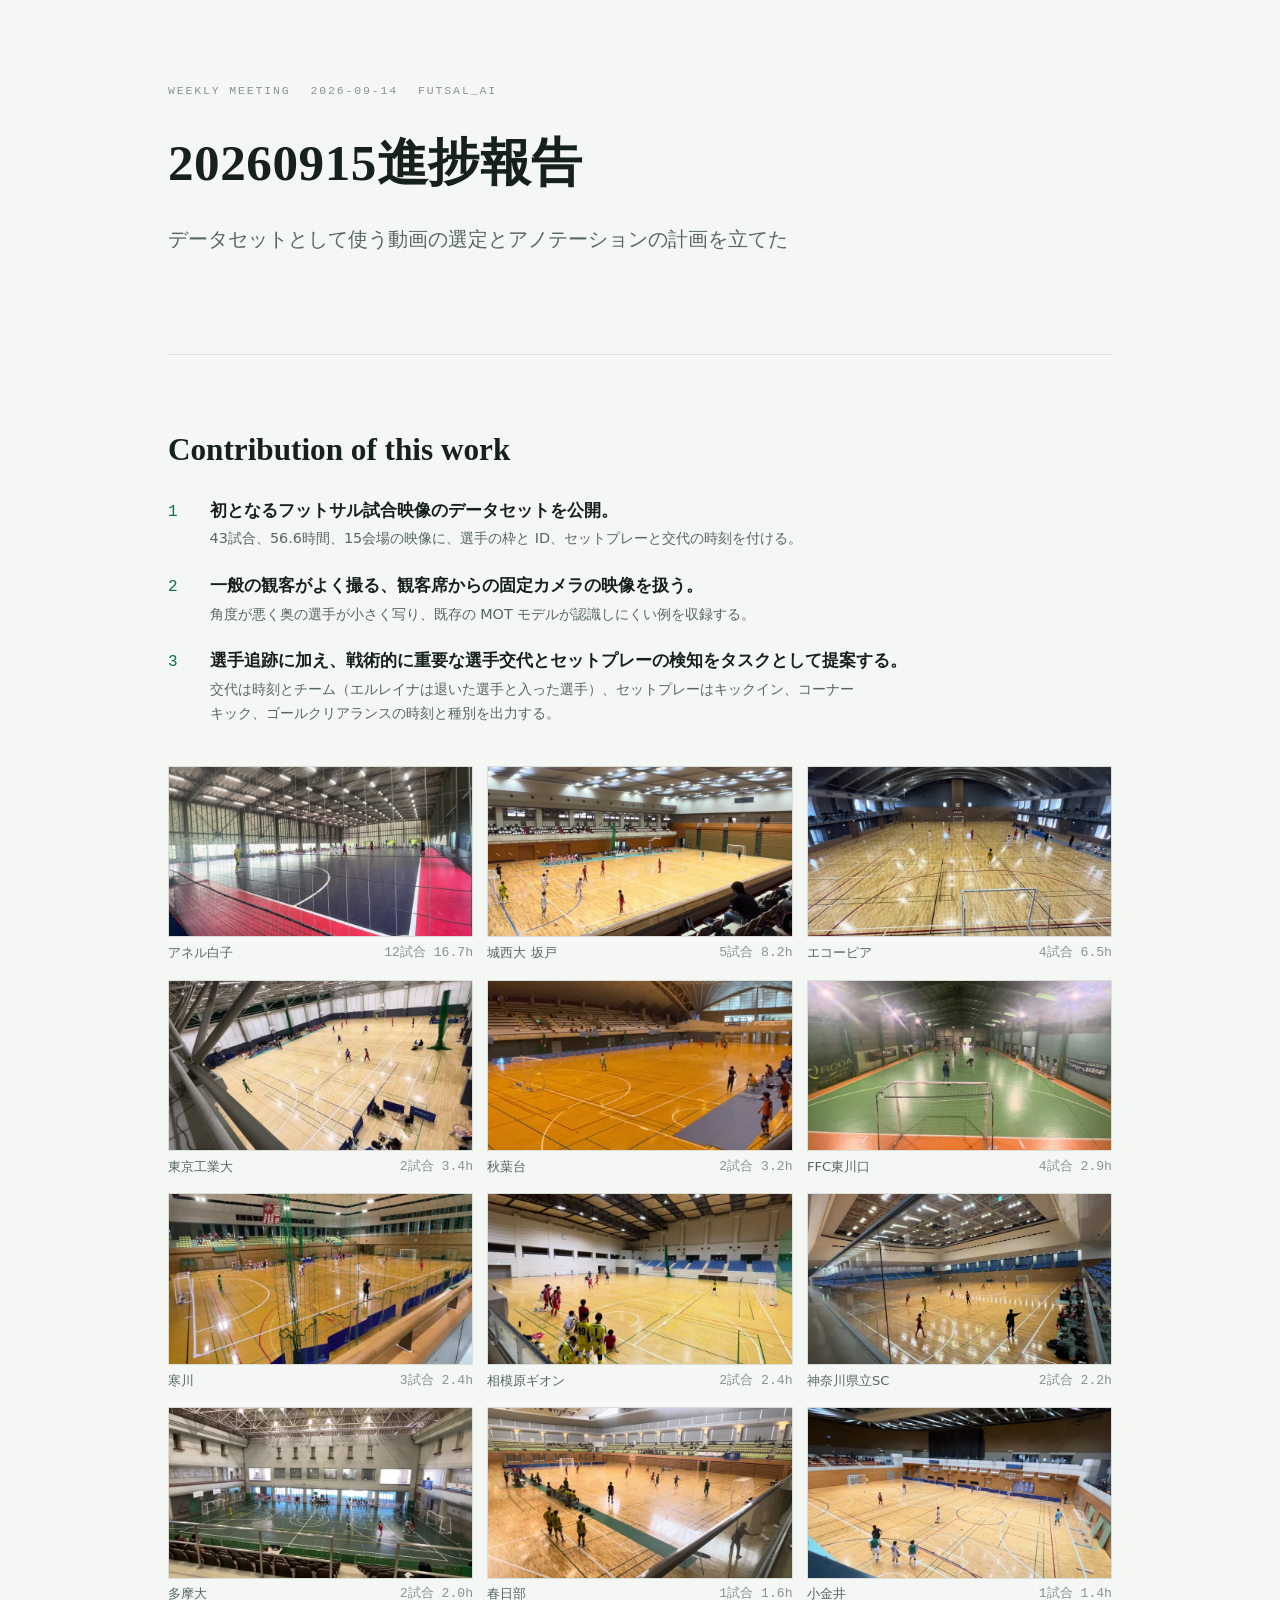
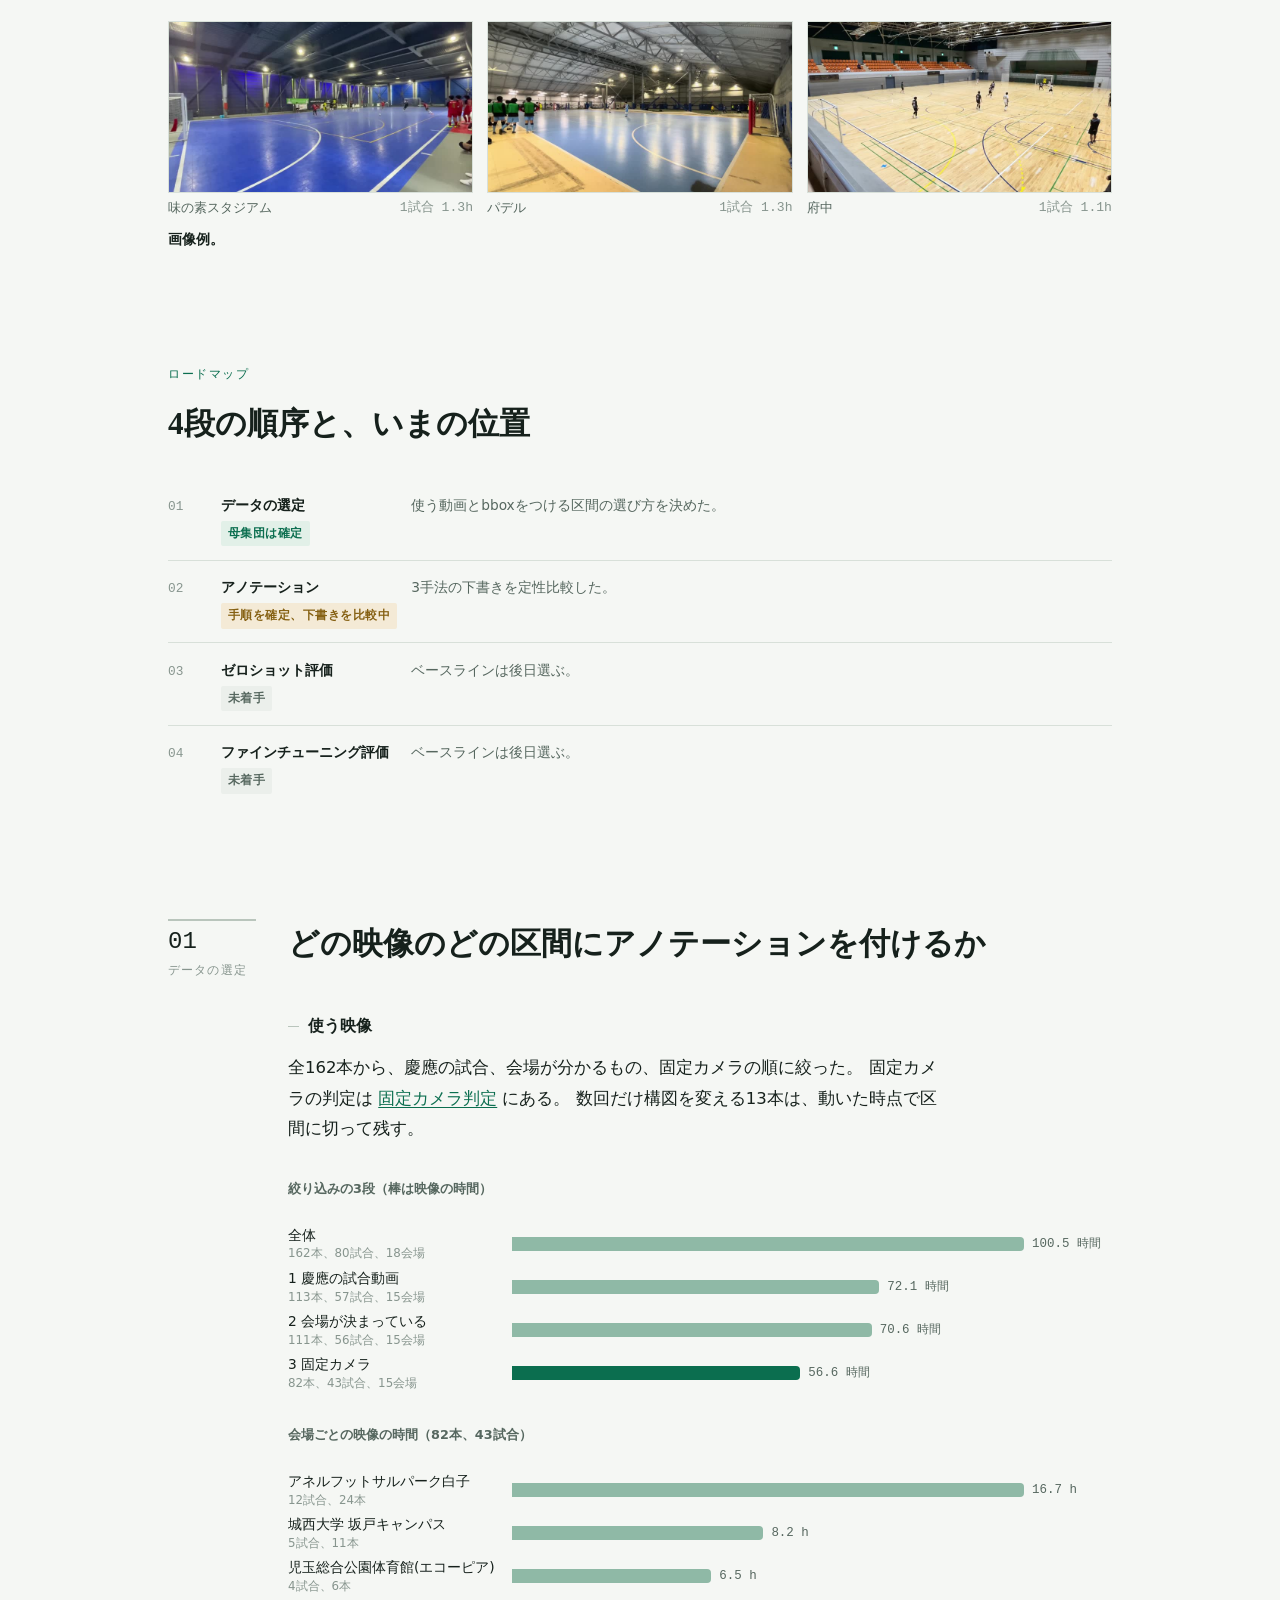
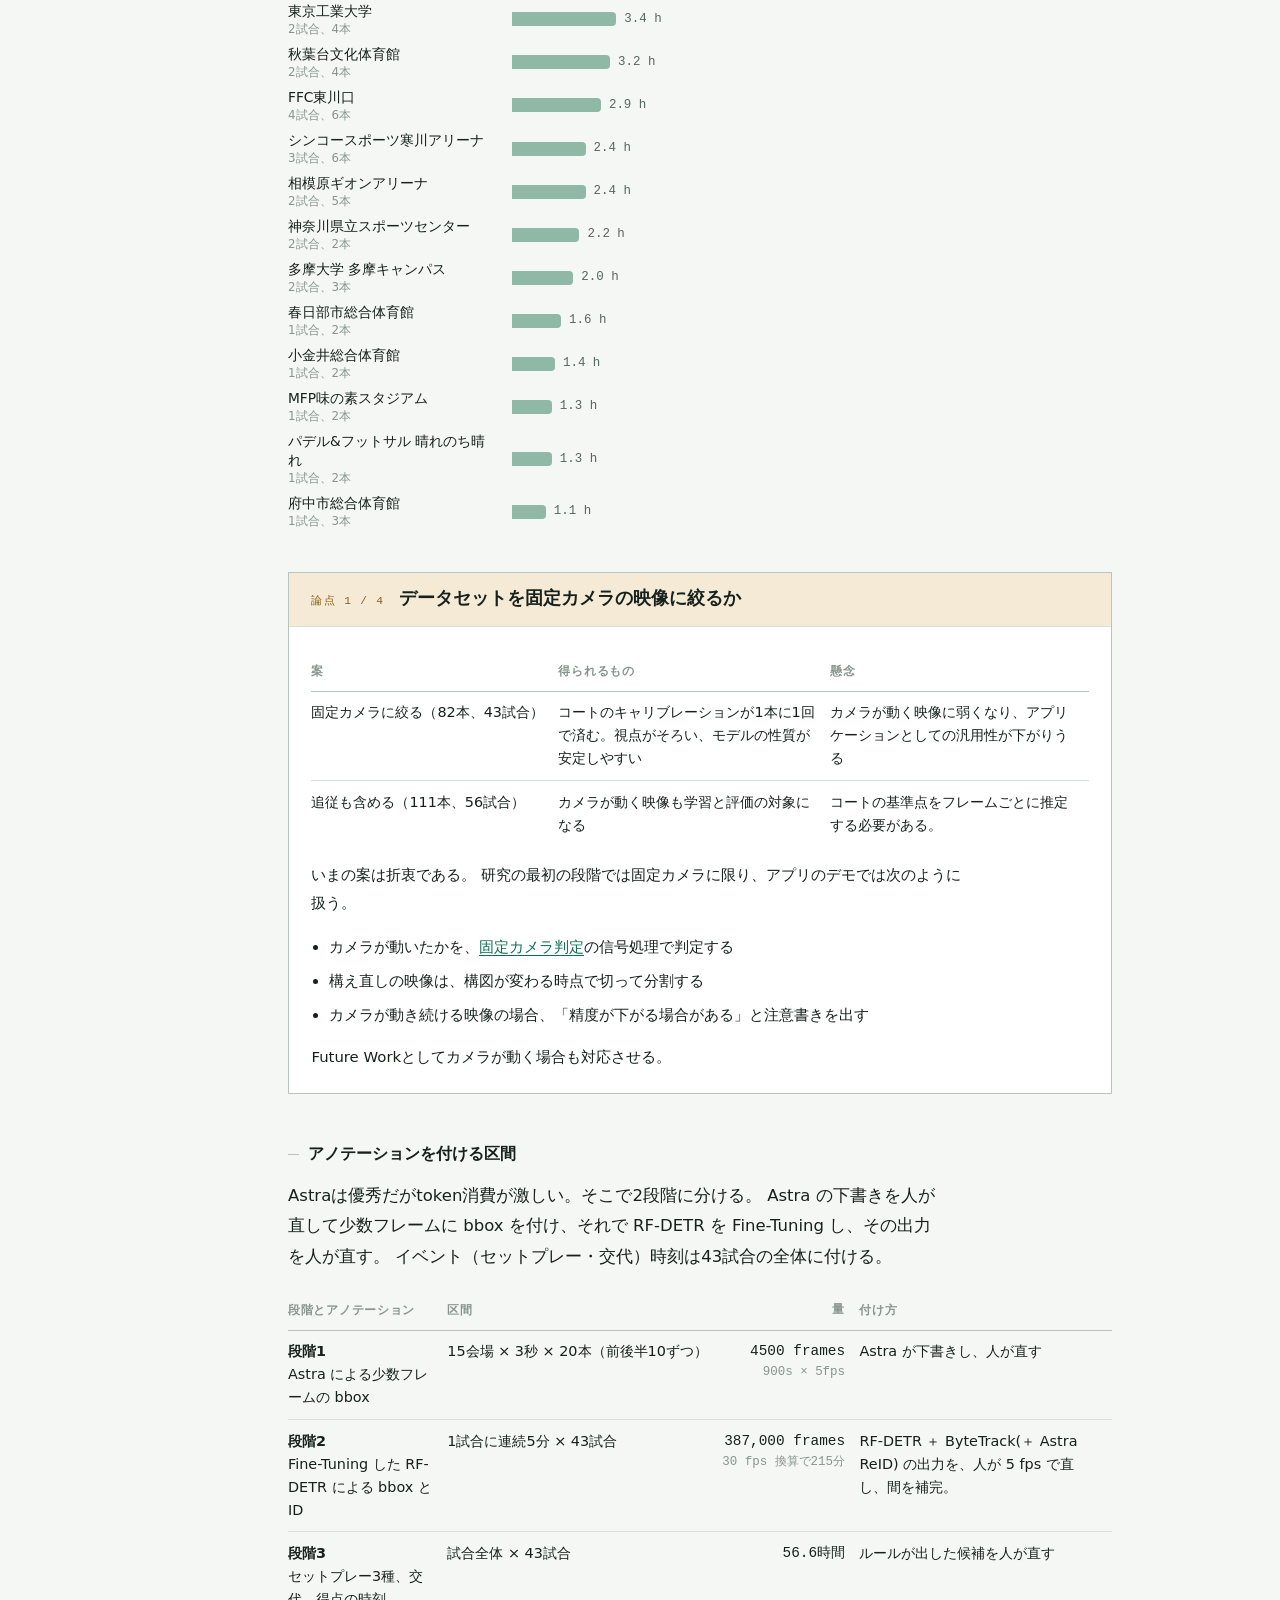
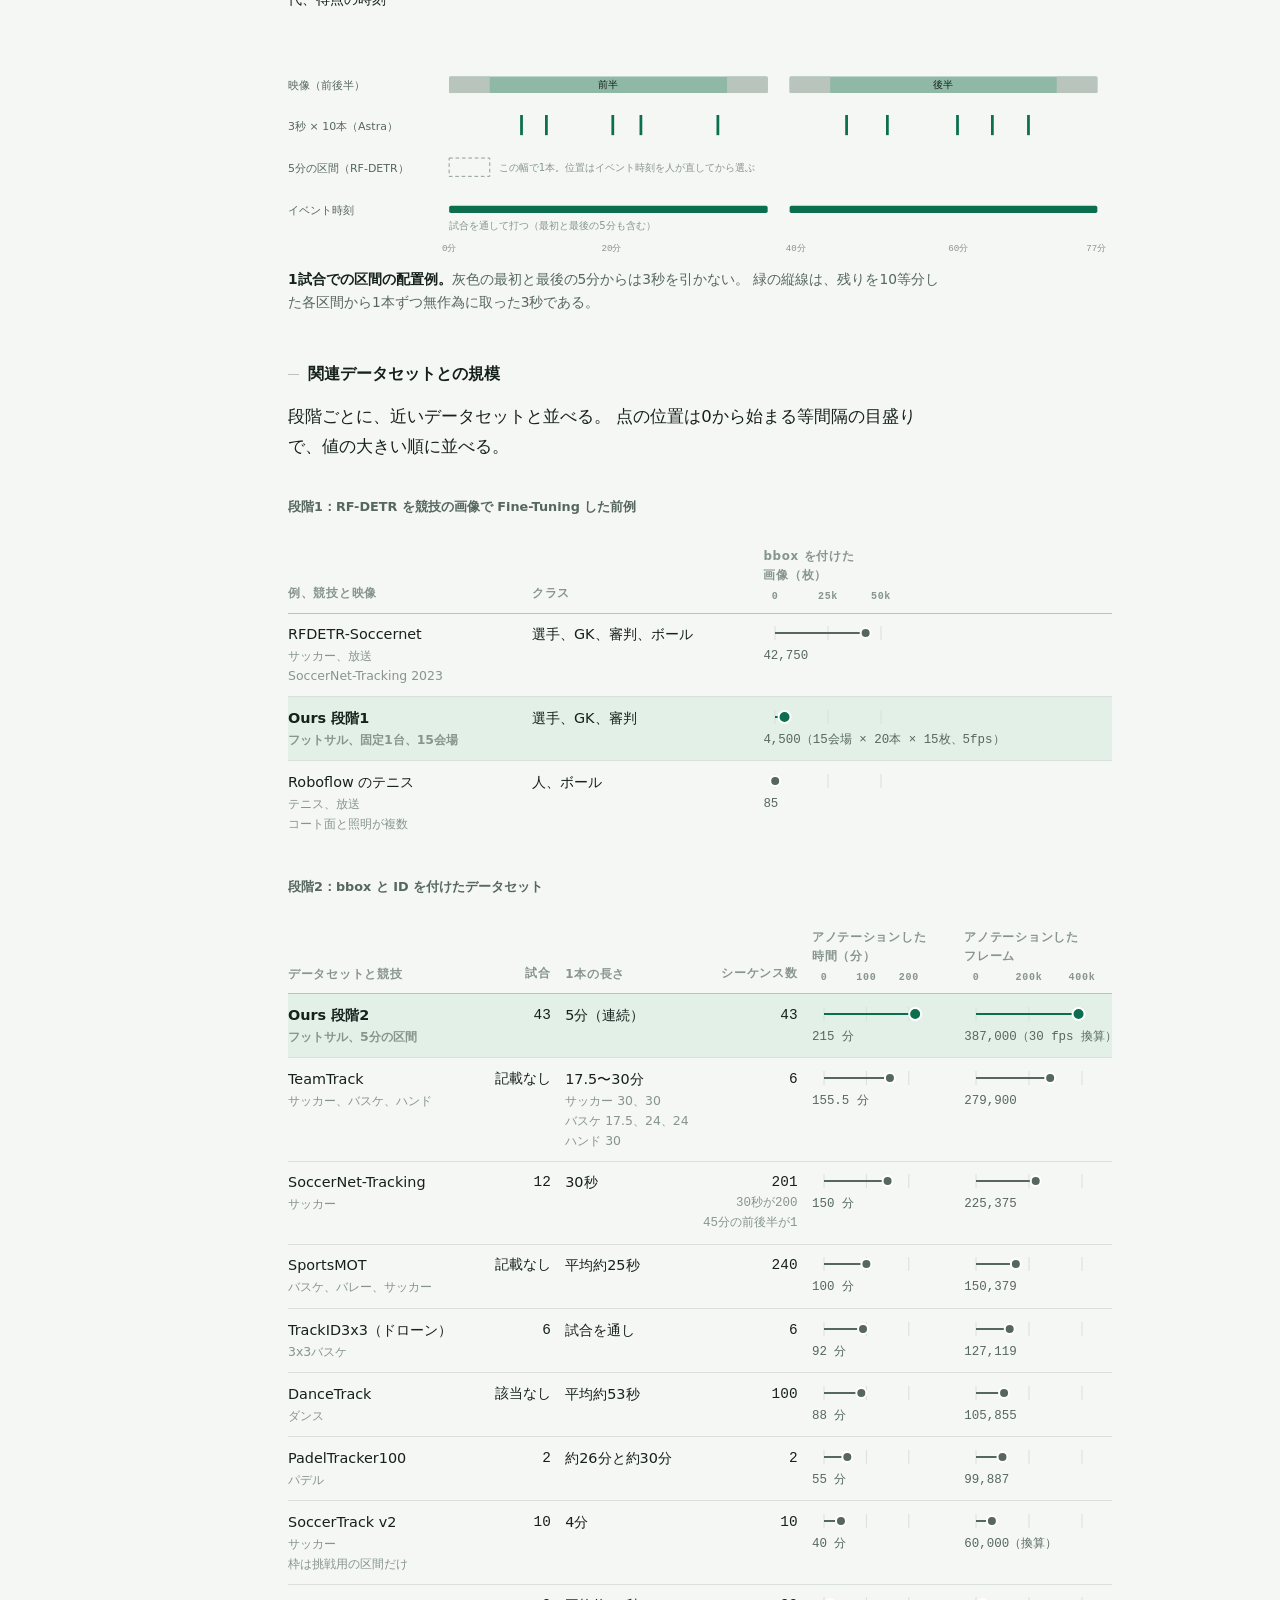
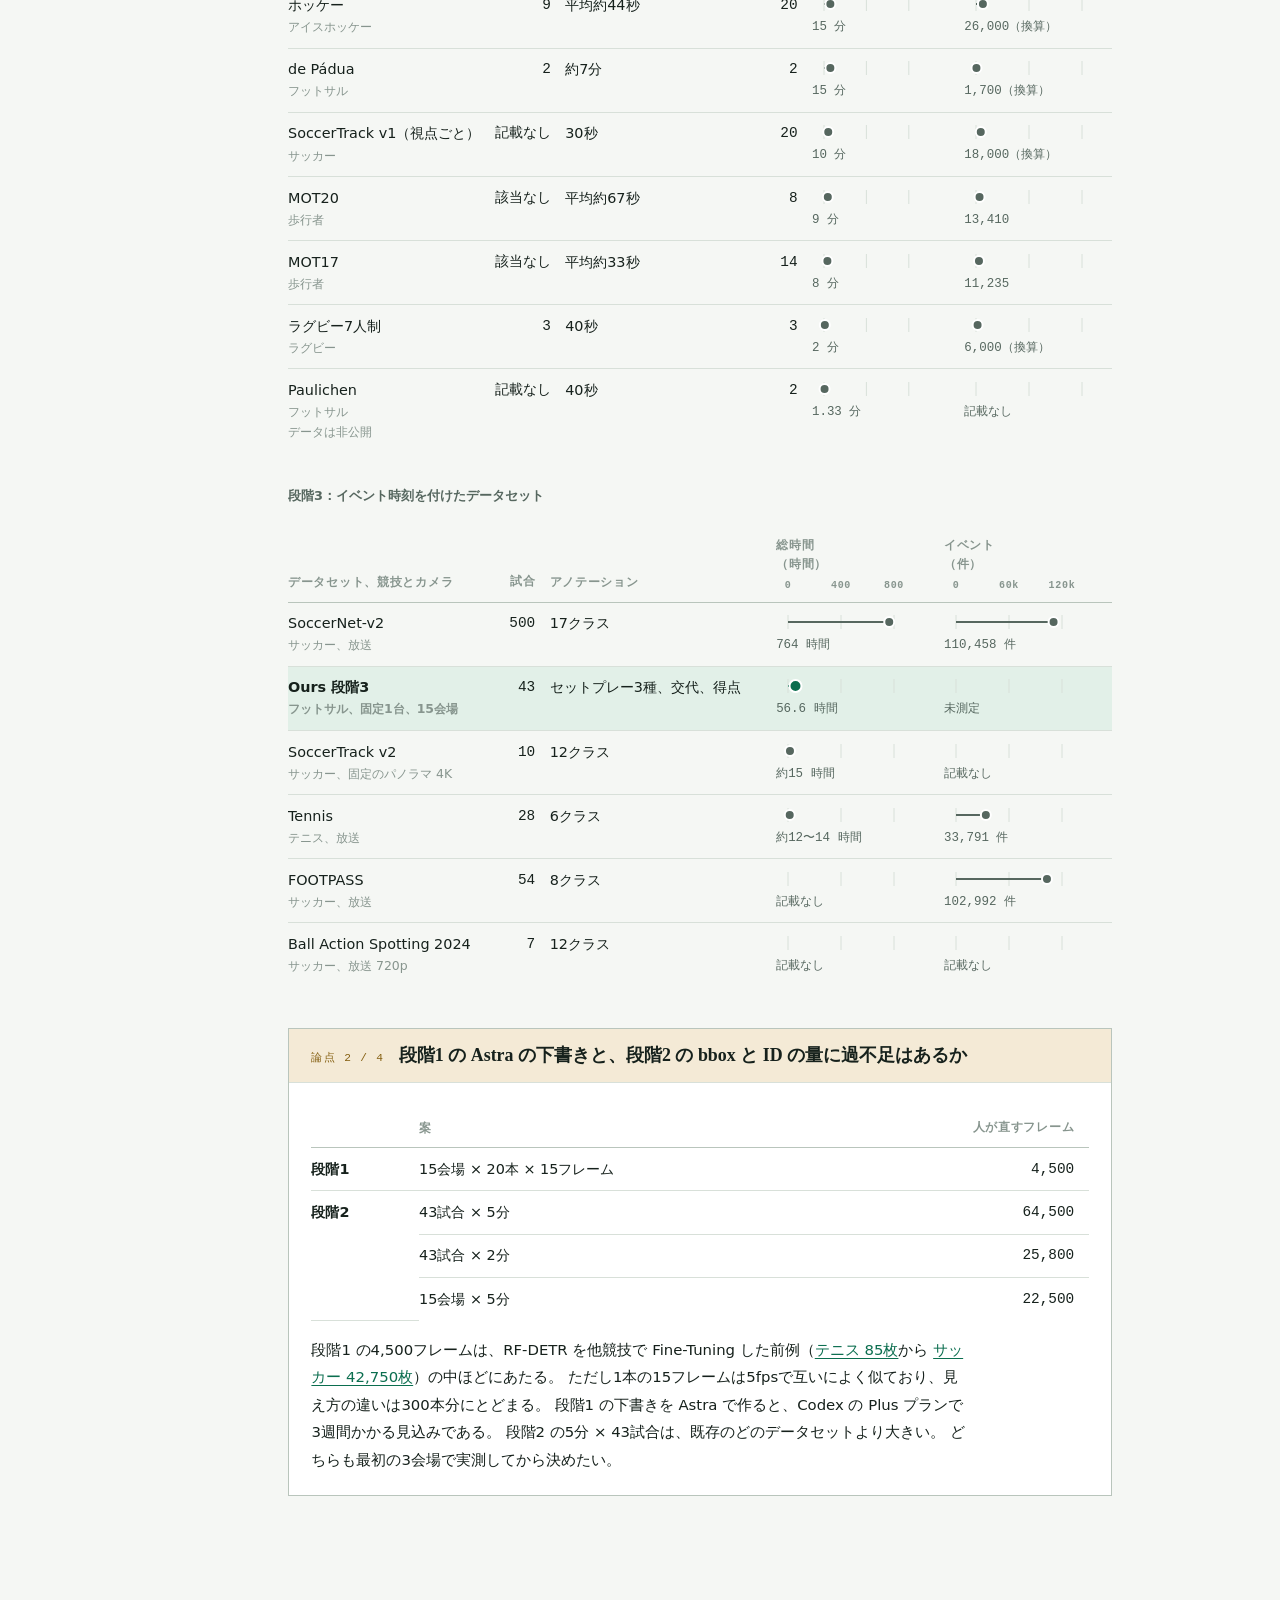
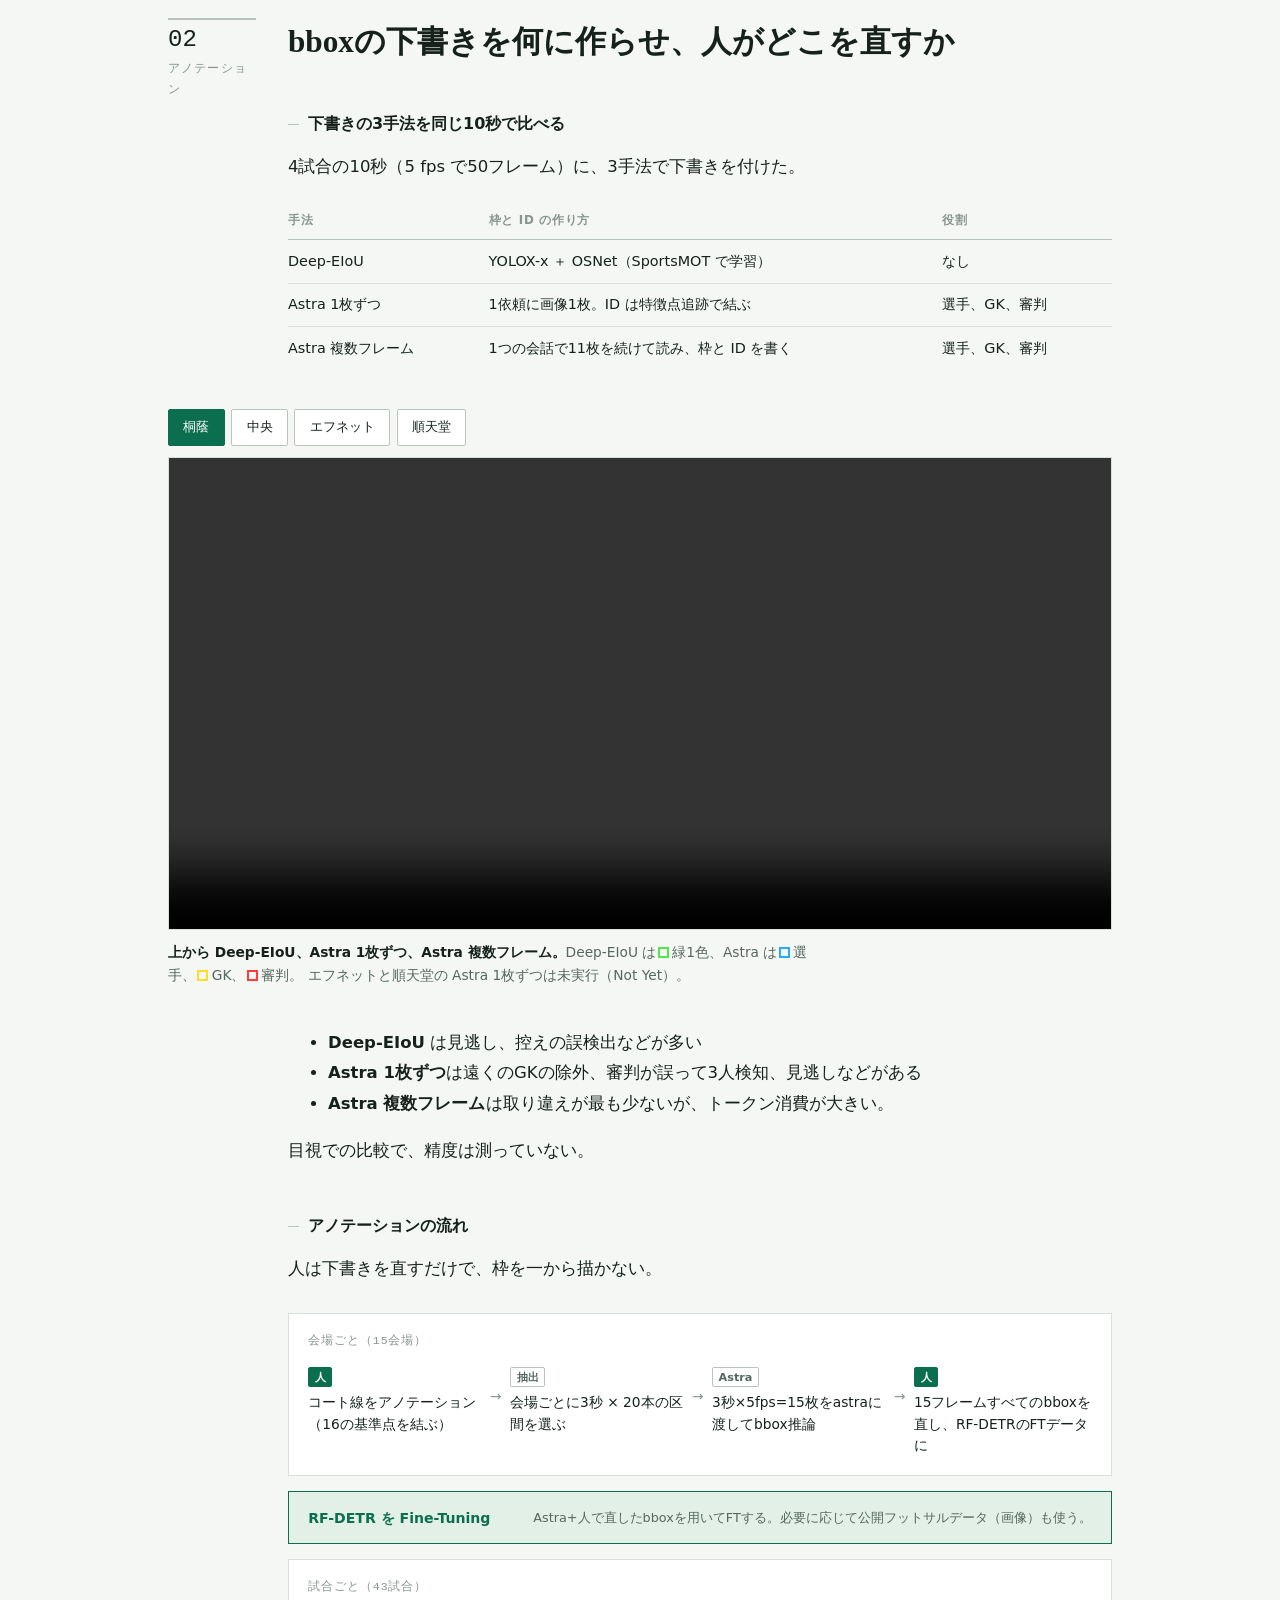
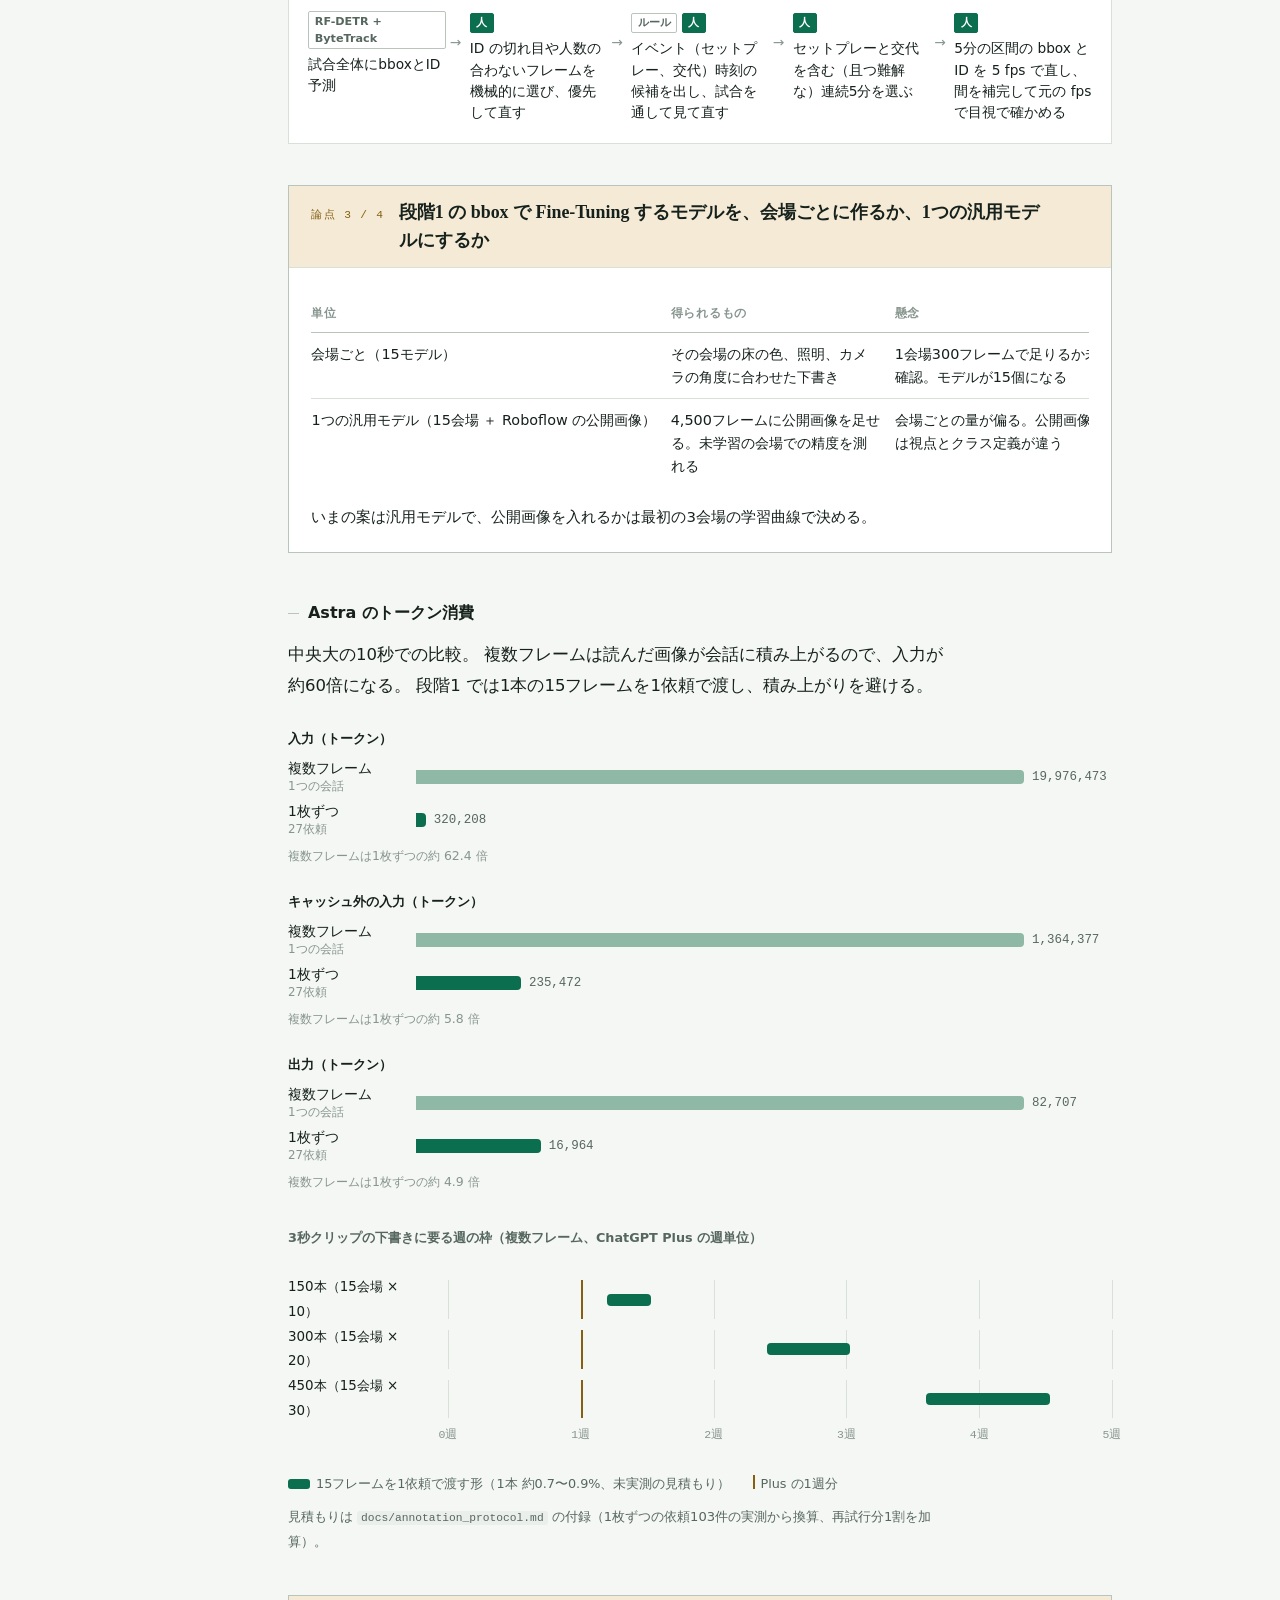
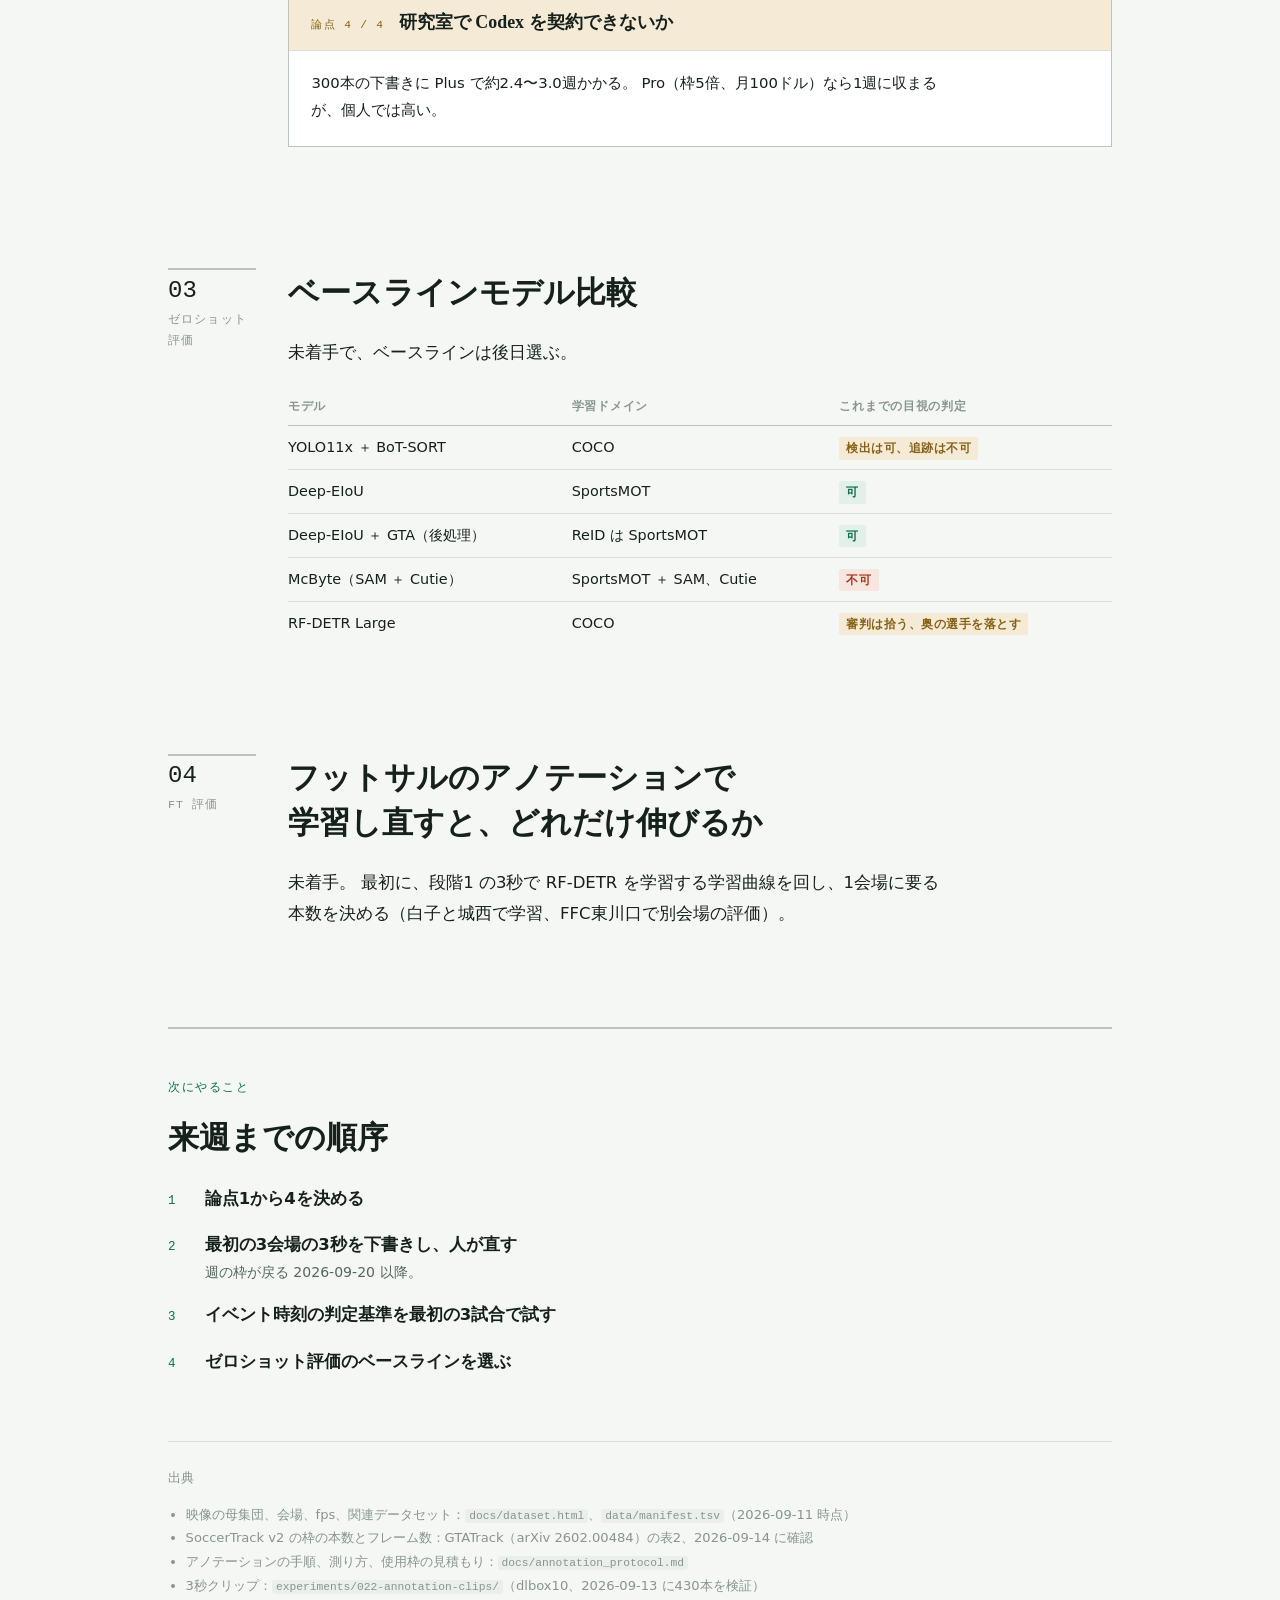
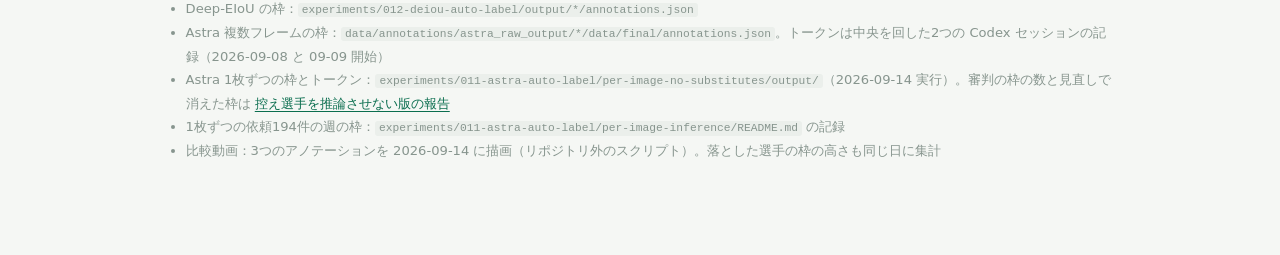
<file: 20260914-data-selection-annotation-plan.html>
<!doctype html>
<html lang="ja">
<head>
<meta charset="utf-8">
<meta name="viewport" content="width=device-width, initial-scale=1">
<meta name="fx-date" content="2026-09-14">
<meta name="fx-title" content="データの選定とアノテーション計画">
<meta name="fx-summary" content="Weekly meeting の進捗。アノテーションを付ける82本、43試合と区間の取り方、関連データセットとの規模、Deep-EIoU と Astra 2通りのbboxの下書きの比較、Astra の使用枠、議論したい4点をまとめた。">
<meta name="fx-topic" content="基盤">
<meta name="fx-stage" content="段階2 アノテーション">
<meta name="fx-experiments" content="011,012,021,022,023">
<title>データの選定とアノテーション計画</title>
<style>
:root {
  --ground: #F5F7F4;
  --surface: #FFFFFF;
  --sunken: #EBEFEB;
  --ink: #16211C;
  --ink-muted: #56675F;
  --ink-faint: #87958E;
  --rule: #D8E0D9;
  --rule-strong: #B9C5BC;
  --accent: #0B6E4F;
  --accent-soft: #E2F0E8;
  --pass: #0B6E4F;
  --pass-soft: #E2F0E8;
  --fail: #A63520;
  --fail-soft: #F7E5E0;
  --hold: #856012;
  --hold-soft: #F4EAD6;
  --bar: #8FB9A6;

  --font-display: "Hiragino Mincho ProN", "Yu Mincho", YuMincho, "Songti SC", "Noto Serif JP", serif;
  --font-body: "Hiragino Kaku Gothic ProN", "Hiragino Sans", "Yu Gothic", YuGothic, "Noto Sans JP", system-ui, sans-serif;
  --font-mono: ui-monospace, "SF Mono", SFMono-Regular, Menlo, Consolas, monospace;

  --measure: 41rem;
  --wide: 62rem;
}

@media (prefers-color-scheme: dark) {
  :root:not([data-theme="light"]) {
    --ground: #0E1411;
    --surface: #161D19;
    --sunken: #1C2520;
    --ink: #E3EAE5;
    --ink-muted: #92A199;
    --ink-faint: #6A7871;
    --rule: #27322C;
    --rule-strong: #3A4741;
    --accent: #52BF94;
    --accent-soft: #163026;
    --pass: #52BF94;
    --pass-soft: #163026;
    --fail: #E5836D;
    --fail-soft: #33201B;
    --hold: #D0A44E;
    --hold-soft: #2C2517;
    --bar: #3F7A62;
  }
}

:root[data-theme="dark"] {
  --ground: #0E1411;
  --surface: #161D19;
  --sunken: #1C2520;
  --ink: #E3EAE5;
  --ink-muted: #92A199;
  --ink-faint: #6A7871;
  --rule: #27322C;
  --rule-strong: #3A4741;
  --accent: #52BF94;
  --accent-soft: #163026;
  --pass: #52BF94;
  --pass-soft: #163026;
  --fail: #E5836D;
  --fail-soft: #33201B;
  --hold: #D0A44E;
  --hold-soft: #2C2517;
  --bar: #3F7A62;
}

* { box-sizing: border-box; }

body {
  margin: 0;
  background: var(--ground);
  color: var(--ink);
  font-family: var(--font-body);
  font-size: 16.5px;
  line-height: 1.85;
  font-feature-settings: "palt" 1;
  -webkit-font-smoothing: antialiased;
}

.page {
  max-width: var(--wide);
  margin: 0 auto;
  padding: 0 1.5rem 6rem;
}

p, ul, ol { max-width: var(--measure); }
p { margin: 0 0 1.1em; }

a { color: var(--accent); text-underline-offset: 0.2em; text-decoration-thickness: 1px; }
a:focus-visible, video:focus-visible, button:focus-visible { outline: 2px solid var(--accent); outline-offset: 3px; }

code, .num { font-family: var(--font-mono); font-variant-numeric: tabular-nums; }
code {
  font-size: 0.86em;
  background: var(--sunken);
  padding: 0.1em 0.35em;
  border-radius: 3px;
}

/* ---------- masthead ---------- */

.masthead {
  padding: 5rem 0 3.5rem;
  border-bottom: 1px solid var(--rule);
}

.eyebrow {
  font-family: var(--font-mono);
  font-size: 0.72rem;
  letter-spacing: 0.16em;
  text-transform: uppercase;
  color: var(--ink-faint);
  display: flex;
  gap: 1.25rem;
  flex-wrap: wrap;
  margin-bottom: 1.75rem;
}

h1 {
  font-family: var(--font-display);
  font-weight: 600;
  font-size: clamp(2rem, 5.2vw, 3.2rem);
  line-height: 1.32;
  letter-spacing: 0.01em;
  margin: 0 0 0.5em;
  text-wrap: balance;
}

.subtitle {
  font-family: var(--font-display);
  font-size: clamp(1.02rem, 2.4vw, 1.28rem);
  line-height: 1.75;
  color: var(--ink-muted);
  margin: 0 0 2.5rem;
  max-width: var(--measure);
}

.lede { max-width: var(--measure); }
.lede p { font-size: 1.05rem; }

/* ---------- facts panel ---------- */

.facts {
  margin: 2.75rem 0 0;
  max-width: var(--wide);
  border: 1px solid var(--rule);
  background: var(--surface);
}

.facts dl {
  margin: 0;
  display: grid;
  grid-template-columns: 9rem 1fr;
}

.facts dt,
.facts dd {
  margin: 0;
  padding: 0.75rem 1.25rem;
  border-bottom: 1px solid var(--rule);
  line-height: 1.65;
}

.facts dt {
  font-family: var(--font-mono);
  font-size: 0.7rem;
  letter-spacing: 0.08em;
  color: var(--ink-faint);
  padding-top: 0.95rem;
}

.facts dd { font-size: 0.9rem; }
.facts dd span.sub { display: block; color: var(--ink-muted); font-size: 0.84rem; }
.facts dd .path { font-family: var(--font-mono); font-size: 0.85rem; }

.facts dl > :nth-last-child(1),
.facts dl > :nth-last-child(2) { border-bottom: none; }

.facts .pending {
  margin: 0;
  max-width: none;
  padding: 0.9rem 1.25rem;
  border-top: 1px solid var(--rule);
  background: var(--hold-soft);
  color: var(--hold);
  font-size: 0.86rem;
  line-height: 1.7;
}

@media (max-width: 34rem) {
  .facts dl { grid-template-columns: 1fr; }
  .facts dt { padding-bottom: 0; border-bottom: none; }
  .facts dd { padding-top: 0.25rem; }
}

/* ---------- sections ---------- */

section { padding-top: 4.5rem; }

.section-label {
  font-family: var(--font-mono);
  font-size: 0.72rem;
  letter-spacing: 0.14em;
  text-transform: uppercase;
  color: var(--accent);
  margin: 0 0 1rem;
}

h2 {
  font-family: var(--font-display);
  font-weight: 600;
  font-size: clamp(1.45rem, 3.2vw, 1.95rem);
  line-height: 1.45;
  margin: 0 0 1.4rem;
  text-wrap: balance;
}

h3 {
  font-size: 1rem;
  font-weight: 600;
  margin: 2.8rem 0 0.8rem;
  color: var(--ink);
}

h3::before {
  content: "";
  display: inline-block;
  width: 0.7rem;
  height: 1px;
  background: var(--rule-strong);
  vertical-align: middle;
  margin-right: 0.55rem;
}

/* ---------- task cards ---------- */

.tasks {
  display: flex;
  flex-direction: column;
  gap: 1px;
  background: var(--rule);
  border: 1px solid var(--rule);
  margin: 2.5rem 0;
  max-width: var(--wide);
}

.task {
  background: var(--surface);
  padding: 1.6rem 1.6rem 1.75rem;
}

.task-head {
  display: flex;
  align-items: baseline;
  gap: 0.9rem;
  flex-wrap: wrap;
  margin-bottom: 1rem;
}

.task-n {
  font-family: var(--font-mono);
  font-size: 0.72rem;
  letter-spacing: 0.1em;
  color: var(--ink-faint);
}

.task-title::before { display: none; }

.task-title {
  font-family: var(--font-display);
  font-size: 1.3rem;
  font-weight: 600;
  margin: 0;
}

.io {
  display: grid;
  grid-template-columns: 3.5rem 1fr;
  gap: 0.35rem 0.9rem;
  font-size: 0.88rem;
  line-height: 1.7;
  margin: 0 0 1.1rem;
  padding-bottom: 1.1rem;
  border-bottom: 1px solid var(--rule);
  max-width: var(--measure);
}
.io dt { font-family: var(--font-mono); font-size: 0.72rem; color: var(--ink-faint); letter-spacing: 0.06em; padding-top: 0.25rem; }
.io dd { margin: 0; }

.task p { font-size: 0.95rem; margin-bottom: 0.8em; }
.task p:last-child { margin-bottom: 0; }

.task ul {
  font-size: 0.95rem;
  padding-left: 1.1rem;
  margin: 0 0 0.9em;
}
.task ul li { margin-bottom: 0.4em; }

/* ---------- the split verdict ---------- */

.verdict {
  display: grid;
  grid-template-columns: repeat(auto-fit, minmax(16rem, 1fr));
  gap: 1px;
  background: var(--rule);
  border: 1px solid var(--rule);
  margin: 2.5rem 0 0;
  max-width: var(--wide);
}

.verdict-col {
  background: var(--surface);
  padding: 1.75rem 1.5rem;
}

.verdict-head {
  font-family: var(--font-display);
  font-size: 1.35rem;
  font-weight: 600;
  margin: 0 0 1.1rem;
  padding-bottom: 0.7rem;
  border-bottom: 2px solid currentColor;
  display: inline-block;
}

.verdict-col.is-pass .verdict-head { color: var(--pass); }
.verdict-col.is-fail .verdict-head { color: var(--fail); }

.verdict-col ul {
  list-style: none;
  margin: 0;
  padding: 0;
  display: flex;
  flex-direction: column;
  gap: 0.85rem;
}

.verdict-col li { line-height: 1.55; }
.verdict-col .model { font-weight: 600; }
.verdict-col .domain {
  display: block;
  font-size: 0.84rem;
  color: var(--ink-faint);
}

/* ---------- experiment rail ---------- */

.exp {
  display: grid;
  grid-template-columns: 5.5rem 1fr;
  gap: 0 2rem;
  padding-top: 5rem;
  align-items: start;
}

.exp-tag {
  font-family: var(--font-mono);
  font-size: 0.72rem;
  letter-spacing: 0.1em;
  color: var(--ink-faint);
  padding-top: 0.55rem;
  border-top: 2px solid var(--rule-strong);
  display: flex;
  flex-direction: column;
  gap: 0.35rem;
  position: sticky;
  top: 1.5rem;
}

.exp-num { font-size: 1.5rem; letter-spacing: 0; color: var(--ink); line-height: 1; }

.exp-body { min-width: 0; }
.exp-body h2 { margin-top: 0.1rem; }

@media (max-width: 46rem) {
  .exp { grid-template-columns: 1fr; gap: 0; }
  .exp-tag { flex-direction: row; align-items: baseline; gap: 0.7rem; position: static; margin-bottom: 1.1rem; }
  .exp-num { font-size: 1.15rem; }
}

/* ---------- chips ---------- */

.chip {
  display: inline-block;
  font-family: var(--font-body);
  font-size: 0.74rem;
  font-weight: 600;
  letter-spacing: 0.04em;
  padding: 0.15em 0.6em;
  border-radius: 2px;
  white-space: nowrap;
}
.chip.pass { background: var(--pass-soft); color: var(--pass); }
.chip.fail { background: var(--fail-soft); color: var(--fail); }
.chip.hold { background: var(--hold-soft); color: var(--hold); }
.chip.idle { background: var(--sunken); color: var(--ink-muted); }

/* ---------- figures ---------- */

figure {
  margin: 2.5rem 0;
  width: 100%;
}

.exp-body > figure.wide {
  width: calc(100% + 7.5rem);
  margin-left: -7.5rem;
}

@media (max-width: 46rem) {
  .exp-body > figure.wide { width: 100%; margin-left: 0; }
}

figure video[hidden] { display: none; }

figure video, figure > img {
  display: block;
  width: 100%;
  height: auto;
  background: #000;
  border: 1px solid var(--rule);
}

figcaption {
  font-size: 0.86rem;
  line-height: 1.7;
  color: var(--ink-muted);
  margin-top: 0.7rem;
  max-width: var(--measure);
}

figcaption .key {
  font-weight: 600;
  color: var(--ink);
}

.swatch {
  display: inline-block;
  width: 0.8em;
  height: 0.8em;
  border: 2px solid currentColor;
  vertical-align: -0.05em;
  margin: 0 0.25em 0 0.1em;
}

/* ---------- tables ---------- */

.table-wrap {
  overflow-x: auto;
  margin: 1.8rem 0;
  max-width: var(--wide);
}

table {
  border-collapse: collapse;
  width: 100%;
  font-size: 0.9rem;
  line-height: 1.6;
}

th, td {
  text-align: left;
  padding: 0.6rem 0.9rem 0.6rem 0;
  border-bottom: 1px solid var(--rule);
  white-space: nowrap;
  vertical-align: top;
}

thead th {
  font-size: 0.74rem;
  letter-spacing: 0.06em;
  color: var(--ink-faint);
  font-weight: 600;
  border-bottom: 1px solid var(--rule-strong);
  padding-top: 0;
  vertical-align: bottom;
}

td.n, th.n { font-family: var(--font-mono); font-variant-numeric: tabular-nums; text-align: right; }
td.wrap { white-space: normal; min-width: 14rem; }
td.wrap-narrow { white-space: normal; min-width: 9rem; }
tbody tr:last-child td { border-bottom: none; }
tr.ours td { background: var(--accent-soft); }
tr.ours td:first-child { font-weight: 600; }
.cell-sub { display: block; font-size: 0.78rem; color: var(--ink-faint); }

.table-note {
  font-size: 0.82rem;
  color: var(--ink-muted);
  margin-top: -0.8rem;
}

/* ---------- contribution list ---------- */

.contrib {
  list-style: none;
  padding: 0;
  margin: 0 0 2.5rem;
  max-width: var(--wide);
  display: grid;
  gap: 1.2rem;
}
.contrib li { display: grid; grid-template-columns: 2rem 1fr; gap: 0.6rem; align-items: baseline; }
.contrib .idx { font-family: var(--font-mono); font-size: 1rem; color: var(--accent); }
.contrib strong { font-weight: 600; font-size: 1.05rem; }
.contrib .detail { display: block; font-size: 0.9rem; color: var(--ink-muted); line-height: 1.7; max-width: var(--measure); }

/* ---------- question callout ---------- */

.ask {
  max-width: var(--wide);
  margin: 2.6rem 0;
  border: 1px solid var(--rule-strong);
  background: var(--surface);
}

.ask-head {
  display: flex;
  gap: 0.9rem;
  align-items: baseline;
  flex-wrap: wrap;
  padding: 0.8rem 1.4rem;
  background: var(--hold-soft);
  border-bottom: 1px solid var(--rule);
}

.ask-label {
  font-family: var(--font-mono);
  font-size: 0.7rem;
  letter-spacing: 0.12em;
  color: var(--hold);
}

.ask-q {
  font-family: var(--font-display);
  font-weight: 600;
  font-size: 1.12rem;
  line-height: 1.55;
  margin: 0;
}

.ask-body { padding: 1.2rem 1.4rem 1.3rem; }
.ask-body p, .ask-body li { font-size: 0.93rem; }
.ask-body ul { padding-left: 1.1rem; margin: 0 0 0.9em; }
.ask-body li { margin-bottom: 0.45em; }
.ask-body > :last-child { margin-bottom: 0; }
.ask .table-wrap { margin: 1rem 0; }

/* ---------- venue grid ---------- */

.venues {
  display: grid;
  grid-template-columns: repeat(3, minmax(0, 1fr));
  gap: 1.1rem 0.9rem;
  margin: 0;
}

@media (max-width: 30rem) {
  .venues { grid-template-columns: repeat(2, minmax(0, 1fr)); }
}

.venue { margin: 0; }
.venue img {
  display: block;
  width: 100%;
  aspect-ratio: 16 / 9;
  object-fit: cover;
  background: var(--sunken);
}
.venue figcaption {
  margin-top: 0.35rem;
  font-size: 0.82rem;
  line-height: 1.45;
  display: flex;
  justify-content: space-between;
  gap: 0.4rem;
}
.venue figcaption .num { color: var(--ink-faint); white-space: nowrap; }

/* ---------- horizontal bars ---------- */

.hbars {
  display: grid;
  grid-template-columns: minmax(8rem, 13rem) 1fr;
  gap: 0.45rem 1rem;
  align-items: center;
  font-size: 0.86rem;
  max-width: var(--wide);
  margin: 1.6rem 0;
}

.hbars .lbl { line-height: 1.4; }
.hbars .lbl .cell-sub { font-size: 0.74rem; }
.hbars .track { display: flex; align-items: center; gap: 0.5rem; min-width: 0; }
.hbars .bar {
  height: 14px;
  background: var(--bar);
  border-radius: 0 4px 4px 0;
  flex: none;
}
.hbars .bar.em { background: var(--accent); }
.hbars .val { font-family: var(--font-mono); font-size: 0.78rem; color: var(--ink-muted); white-space: nowrap; }

@media (max-width: 34rem) {
  .hbars { grid-template-columns: 1fr; gap: 0.1rem; }
  .hbars .track { margin-bottom: 0.6rem; }
}

.chart-title {
  font-size: 0.8rem;
  font-weight: 600;
  color: var(--ink-muted);
  margin: 2rem 0 0.2rem;
}

/* ---------- dot plot in table ---------- */

.dot-cell { padding-right: 1.4rem; }
.dot-cell svg { display: block; overflow: visible; }
.dot-val { font-family: var(--font-mono); font-size: 0.78rem; color: var(--ink-muted); }
svg text { font-family: var(--font-mono); }

/* ---------- small multiples: tokens ---------- */

.multiples {
  display: grid;
  grid-template-columns: 1fr;
  gap: 1.4rem;
  max-width: var(--wide);
  margin: 1.6rem 0;
}
.multiple h4 { font-size: 0.82rem; font-weight: 600; margin: 0 0 0.5rem; color: var(--ink); }
.multiple .hbars { grid-template-columns: 7rem 1fr; margin: 0; }
.multiple .ratio { font-size: 0.78rem; color: var(--ink-faint); margin: 0.4rem 0 0; }

/* ---------- range chart ---------- */

.range {
  max-width: var(--wide);
  margin: 1.6rem 0 0.6rem;
  font-size: 0.84rem;
}
.range-row {
  display: grid;
  grid-template-columns: 9rem 1fr;
  gap: 1rem;
  align-items: center;
  min-height: 2.4rem;
}
.range-plot { position: relative; height: 2.4rem; }
.range-plot .grid { position: absolute; top: 0; bottom: 0; width: 1px; background: var(--rule); }
.range-plot .grid.one { background: var(--hold); width: 2px; }
.range-plot .span {
  position: absolute; top: 50%; height: 12px; transform: translateY(-50%);
  background: var(--accent); border-radius: 4px;
}
.range-axis .range-plot span {
  position: absolute; transform: translateX(-50%); font-family: var(--font-mono); font-size: 0.72rem; color: var(--ink-faint); white-space: nowrap;
}
.legend { display: flex; flex-wrap: wrap; gap: 0.4rem 1.4rem; font-size: 0.8rem; color: var(--ink-muted); margin: 0.2rem 0 1.4rem; }
.legend i { display: inline-block; vertical-align: -0.1em; margin-right: 0.35rem; }
.legend .k-span { width: 1.4rem; height: 10px; background: var(--accent); border-radius: 3px; }
.legend .k-one { width: 2px; height: 0.9rem; background: var(--hold); }

@media (max-width: 34rem) {
  .range-row { grid-template-columns: 5.5rem 1fr; gap: 0.6rem; }
}

/* ---------- match timeline ---------- */

.timeline-wrap { overflow-x: auto; margin: 1.4rem 0 0; }
.timeline-wrap svg { display: block; min-width: 40rem; width: 100%; height: auto; }

/* ---------- annotation flow ---------- */

.flow {
  max-width: var(--wide);
  margin: 1.8rem 0;
  display: grid;
  gap: 0.9rem;
}

.lane {
  border: 1px solid var(--rule);
  background: var(--surface);
  padding: 1rem 1.2rem 1.2rem;
}

.lane-head {
  font-family: var(--font-mono);
  font-size: 0.72rem;
  letter-spacing: 0.08em;
  color: var(--ink-faint);
  margin: 0 0 0.7rem;
}

.steps {
  list-style: none;
  margin: 0;
  padding: 0;
  max-width: none;
  display: grid;
  grid-template-columns: repeat(auto-fit, minmax(8rem, 1fr));
  gap: 0.6rem 1.5rem;
  counter-reset: step;
}

.steps li {
  position: relative;
  font-size: 0.86rem;
  line-height: 1.55;
  padding-top: 0.2rem;
}

.steps li + li::before {
  content: "→";
  position: absolute;
  left: -1.25rem;
  top: 1.5rem;
  color: var(--ink-faint);
}

.who {
  display: inline-block;
  font-size: 0.7rem;
  font-weight: 600;
  padding: 0.05em 0.5em;
  margin-bottom: 0.3rem;
  border-radius: 2px;
  border: 1px solid var(--rule-strong);
  color: var(--ink-muted);
}
.who.human { background: var(--accent); border-color: var(--accent); color: var(--surface); }

.hub {
  display: flex;
  flex-wrap: wrap;
  gap: 0.5rem 1.4rem;
  align-items: center;
  justify-content: space-between;
  padding: 0.8rem 1.2rem;
  border: 1px solid var(--accent);
  background: var(--accent-soft);
  font-size: 0.88rem;
}
.hub strong { color: var(--accent); }
.hub .loops { font-size: 0.8rem; color: var(--ink-muted); }

@media (max-width: 34rem) {
  .steps li + li::before { content: "↓"; left: 0; top: -0.95rem; }
  .steps { gap: 1.1rem; }
}

/* ---------- video tabs ---------- */

.tabs { display: flex; flex-wrap: wrap; gap: 0.4rem; margin: 0 0 0.7rem; }
.tabs button {
  font: inherit;
  font-size: 0.84rem;
  padding: 0.3rem 0.9rem;
  border: 1px solid var(--rule-strong);
  background: var(--surface);
  color: var(--ink);
  border-radius: 2px;
  cursor: pointer;
}
.tabs button[aria-selected="true"] { background: var(--accent); border-color: var(--accent); color: var(--surface); }

/* ---------- status rows ---------- */

.pipeline {
  max-width: var(--wide);
  margin: 2rem 0;
  font-size: 0.9rem;
}

.pipeline-row {
  display: grid;
  grid-template-columns: 2.4rem 11rem 1fr;
  gap: 0.9rem;
  align-items: baseline;
  padding: 0.85rem 0;
  border-bottom: 1px solid var(--rule);
}
.pipeline-row:last-child { border-bottom: none; }

.pipeline-k {
  font-family: var(--font-mono);
  font-size: 0.8rem;
  color: var(--ink-faint);
}
.pipeline-t strong { font-weight: 600; display: block; }
.pipeline-v { color: var(--ink-muted); font-size: 0.86rem; line-height: 1.65; }

@media (max-width: 34rem) {
  .pipeline-row { grid-template-columns: 2rem 1fr; }
  .pipeline-v { grid-column: 2; }
}

/* ---------- closing ---------- */

.closing {
  margin-top: 5rem;
  padding-top: 3rem;
  border-top: 2px solid var(--rule-strong);
}

.todo {
  max-width: var(--measure);
  list-style: none;
  padding: 0;
  margin: 1.5rem 0 0;
  display: flex;
  flex-direction: column;
  gap: 1rem;
}

.todo li {
  display: grid;
  grid-template-columns: 1.6rem 1fr;
  gap: 0.7rem;
  align-items: baseline;
}

.todo .idx {
  font-family: var(--font-mono);
  font-size: 0.78rem;
  color: var(--accent);
}

.todo span.detail {
  display: block;
  font-size: 0.88rem;
  color: var(--ink-muted);
  line-height: 1.65;
}

.colophon {
  margin-top: 4rem;
  padding-top: 1.5rem;
  border-top: 1px solid var(--rule);
  font-size: 0.82rem;
  color: var(--ink-faint);
  line-height: 1.8;
  max-width: var(--wide);
}
.colophon ul { padding-left: 1.1rem; max-width: none; }

@media (prefers-reduced-motion: reduce) {
  * { animation: none !important; transition: none !important; scroll-behavior: auto !important; }
}
</style>
</head>
<body>

<div class="page">

<!-- ============ 冒頭 ============================================== -->
<header class="masthead">
  <div class="eyebrow">
    <span>Weekly meeting</span><span>2026-09-14</span><span>futsal_ai</span>
  </div>

  <h1>20260915進捗報告</h1>
  <p class="subtitle">データセットとして使う動画の選定とアノテーションの計画を立てた</p>

</header>


<!-- ============ Contribution ====================================== -->
<section id="contribution">
  <h2>Contribution of this work</h2>

  <ol class="contrib">
    <li><span class="idx">1</span><span><strong>初となるフットサル試合映像のデータセットを公開。</strong><span class="detail">43試合、56.6時間、15会場の映像に、選手の枠と ID、セットプレーと交代の時刻を付ける。</span></span></li>
    <li><span class="idx">2</span><span><strong>一般の観客がよく撮る、観客席からの固定カメラの映像を扱う。</strong><span class="detail">角度が悪く奥の選手が小さく写り、既存の MOT モデルが認識しにくい例を収録する。</span></span></li>
    <li><span class="idx">3</span><span><strong>選手追跡に加え、戦術的に重要な選手交代とセットプレーの検知をタスクとして提案する。</strong><span class="detail">交代は時刻とチーム（エルレイナは退いた選手と入った選手）、セットプレーはキックイン、コーナーキック、ゴールクリアランスの時刻と種別を出力する。</span></span></li>
  </ol>

  <figure>
    <div class="venues">
      <figure class="venue"><img src="./media/20260914-data-selection-annotation-plan/venue_01.jpg" alt="アネルフットサルパーク白子"><figcaption><span>アネル白子</span><span class="num">12試合 16.7h</span></figcaption></figure>
      <figure class="venue"><img src="./media/20260914-data-selection-annotation-plan/venue_02.jpg" alt="城西大学 坂戸キャンパス"><figcaption><span>城西大 坂戸</span><span class="num">5試合 8.2h</span></figcaption></figure>
      <figure class="venue"><img src="./media/20260914-data-selection-annotation-plan/venue_03.jpg" alt="児玉総合公園体育館"><figcaption><span>エコーピア</span><span class="num">4試合 6.5h</span></figcaption></figure>
      <figure class="venue"><img src="./media/20260914-data-selection-annotation-plan/venue_04.jpg" alt="東京工業大学"><figcaption><span>東京工業大</span><span class="num">2試合 3.4h</span></figcaption></figure>
      <figure class="venue"><img src="./media/20260914-data-selection-annotation-plan/venue_05.jpg" alt="秋葉台文化体育館"><figcaption><span>秋葉台</span><span class="num">2試合 3.2h</span></figcaption></figure>
      <figure class="venue"><img src="./media/20260914-data-selection-annotation-plan/venue_06.jpg" alt="FFC東川口"><figcaption><span>FFC東川口</span><span class="num">4試合 2.9h</span></figcaption></figure>
      <figure class="venue"><img src="./media/20260914-data-selection-annotation-plan/venue_07.jpg" alt="シンコースポーツ寒川アリーナ"><figcaption><span>寒川</span><span class="num">3試合 2.4h</span></figcaption></figure>
      <figure class="venue"><img src="./media/20260914-data-selection-annotation-plan/venue_08.jpg" alt="相模原ギオンアリーナ"><figcaption><span>相模原ギオン</span><span class="num">2試合 2.4h</span></figcaption></figure>
      <figure class="venue"><img src="./media/20260914-data-selection-annotation-plan/venue_09.jpg" alt="神奈川県立スポーツセンター"><figcaption><span>神奈川県立SC</span><span class="num">2試合 2.2h</span></figcaption></figure>
      <figure class="venue"><img src="./media/20260914-data-selection-annotation-plan/venue_10.jpg" alt="多摩大学 多摩キャンパス"><figcaption><span>多摩大</span><span class="num">2試合 2.0h</span></figcaption></figure>
      <figure class="venue"><img src="./media/20260914-data-selection-annotation-plan/venue_11.jpg" alt="春日部市総合体育館"><figcaption><span>春日部</span><span class="num">1試合 1.6h</span></figcaption></figure>
      <figure class="venue"><img src="./media/20260914-data-selection-annotation-plan/venue_12.jpg" alt="小金井総合体育館"><figcaption><span>小金井</span><span class="num">1試合 1.4h</span></figcaption></figure>
      <figure class="venue"><img src="./media/20260914-data-selection-annotation-plan/venue_13.jpg" alt="MFP味の素スタジアム"><figcaption><span>味の素スタジアム</span><span class="num">1試合 1.3h</span></figcaption></figure>
      <figure class="venue"><img src="./media/20260914-data-selection-annotation-plan/venue_14.jpg" alt="パデル&amp;フットサル 晴れのち晴れ"><figcaption><span>パデル</span><span class="num">1試合 1.3h</span></figcaption></figure>
      <figure class="venue"><img src="./media/20260914-data-selection-annotation-plan/venue_15.jpg" alt="府中市総合体育館"><figcaption><span>府中</span><span class="num">1試合 1.1h</span></figcaption></figure>
    </div>
    <figcaption><span class="key">画像例。</span></figcaption>
  </figure>

</section>

<!-- ============ ロードマップ ====================================== -->
<section>
  <p class="section-label">ロードマップ</p>
  <h2>4段の順序と、いまの位置</h2>

  <div class="pipeline">
    <div class="pipeline-row">
      <div class="pipeline-k">01</div>
      <div class="pipeline-t"><strong>データの選定</strong><span class="chip pass">母集団は確定</span></div>
      <div class="pipeline-v">使う動画とbboxをつける区間の選び方を決めた。</div>
    </div>
    <div class="pipeline-row">
      <div class="pipeline-k">02</div>
      <div class="pipeline-t"><strong>アノテーション</strong><span class="chip hold">手順を確定、下書きを比較中</span></div>
      <div class="pipeline-v">3手法の下書きを定性比較した。</div>
    </div>
    <div class="pipeline-row">
      <div class="pipeline-k">03</div>
      <div class="pipeline-t"><strong>ゼロショット評価</strong><span class="chip idle">未着手</span></div>
      <div class="pipeline-v">ベースラインは後日選ぶ。</div>
    </div>
    <div class="pipeline-row">
      <div class="pipeline-k">04</div>
      <div class="pipeline-t"><strong>ファインチューニング評価</strong><span class="chip idle">未着手</span></div>
      <div class="pipeline-v">ベースラインは後日選ぶ。</div>
    </div>
  </div>
</section>

<!-- ============ 01 データの選定 =================================== -->
<div class="exp" id="s01">
  <div class="exp-tag"><span class="exp-num">01</span><span>データの選定</span></div>
  <div class="exp-body">
    <h2>どの映像のどの区間にアノテーションを付けるか</h2>

    <h3>使う映像</h3>
    <p>全162本から、慶應の試合、会場が分かるもの、固定カメラの順に絞った。
固定カメラの判定は <a href="https://github.com/riku359/futsal_ai/blob/main/reports/20260914-camera-motion-filter.html">固定カメラ判定</a> にある。
数回だけ構図を変える13本は、動いた時点で区間に切って残す。</p>

    <p class="chart-title">絞り込みの3段（棒は映像の時間）</p>
    <div class="hbars" id="funnel"></div>

    <p class="chart-title">会場ごとの映像の時間（82本、43試合）</p>
    <div class="hbars" id="venue-bars"></div>

    <div class="ask" id="ask-camera">
      <div class="ask-head"><span class="ask-label">論点 1 / 4</span><p class="ask-q">データセットを固定カメラの映像に絞るか</p></div>
      <div class="ask-body">
        <div class="table-wrap">
          <table>
            <thead><tr><th>案</th><th>得られるもの</th><th>懸念</th></tr></thead>
            <tbody>
              <tr><td>固定カメラに絞る（82本、43試合）</td><td class="wrap">コートのキャリブレーションが1本に1回で済む。視点がそろい、モデルの性質が安定しやすい</td><td class="wrap">カメラが動く映像に弱くなり、アプリケーションとしての汎用性が下がりうる</td></tr>
              <tr><td>追従も含める（111本、56試合）</td><td class="wrap">カメラが動く映像も学習と評価の対象になる</td><td class="wrap">コートの基準点をフレームごとに推定する必要がある。</td></tr>
            </tbody>
          </table>
        </div>
        <p>いまの案は折衷である。
研究の最初の段階では固定カメラに限り、アプリのデモでは次のように扱う。</p>
        <ul>
          <li>カメラが動いたかを、<a href="https://github.com/riku359/futsal_ai/blob/main/reports/20260914-camera-motion-filter.html">固定カメラ判定</a>の信号処理で判定する</li>
          <li>構え直しの映像は、構図が変わる時点で切って分割する</li>
          <li>カメラが動き続ける映像の場合、「精度が下がる場合がある」と注意書きを出す</li>
        </ul>
        <p>Future Workとしてカメラが動く場合も対応させる。</p>
      </div>
    </div>

    <h3>アノテーションを付ける区間</h3>
    <p>Astraは優秀だがtoken消費が激しい。そこで2段階に分ける。
Astra の下書きを人が直して少数フレームに bbox を付け、それで RF-DETR を Fine-Tuning し、その出力を人が直す。
イベント（セットプレー・交代）時刻は43試合の全体に付ける。</p>

    <div class="table-wrap">
      <table>
        <thead><tr><th>段階とアノテーション</th><th>区間</th><th class="n">量</th><th>付け方</th></tr></thead>
        <tbody>
          <tr><td class="wrap-narrow"><strong>段階1</strong><br>Astra による少数フレームの bbox</td><td>15会場 × 3秒 × 20本（前後半10ずつ）</td><td class="n">4500 frames<span class="cell-sub">900s × 5fps</span></td><td class="wrap">Astra が下書きし、人が直す</td></tr>
          <tr><td class="wrap-narrow"><strong>段階2</strong><br>Fine-Tuning した RF-DETR による bbox と ID</td><td>1試合に連続5分 × 43試合</td><td class="n">387,000 frames<span class="cell-sub">30 fps 換算で215分</span></td><td class="wrap">RF-DETR ＋ ByteTrack(＋ Astra ReID) の出力を、人が 5 fps で直し、間を補完。</td></tr>
          <tr><td class="wrap-narrow"><strong>段階3</strong><br>セットプレー3種、交代、得点の時刻</td><td>試合全体 × 43試合</td><td class="n">56.6時間</td><td class="wrap">ルールが出した候補を人が直す</td></tr>
        </tbody>
      </table>
    </div>

    <figure>
      <div class="timeline-wrap" id="timeline"></div>
      <figcaption><span class="key">1試合での区間の配置例。</span>灰色の最初と最後の5分からは3秒を引かない。
緑の縦線は、残りを10等分した各区間から1本ずつ無作為に取った3秒である。</figcaption>
    </figure>

    <h3>関連データセットとの規模</h3>
    <p>段階ごとに、近いデータセットと並べる。
点の位置は0から始まる等間隔の目盛りで、値の大きい順に並べる。</p>

    <p class="chart-title">段階1：RF-DETR を競技の画像で Fine-Tuning した前例</p>
    <div class="table-wrap">
      <table id="dotplot-stage1">
        <thead>
          <tr>
            <th>例、競技と映像</th><th>クラス</th>
            <th class="dot-cell">bbox を付けた<br>画像（枚）<div class="dot-axis"></div></th>
          </tr>
        </thead>
        <tbody></tbody>
      </table>
    </div>

    <p class="chart-title">段階2：bbox と ID を付けたデータセット</p>
    <div class="table-wrap">
      <table id="dotplot-stage2">
        <thead>
          <tr>
            <th>データセットと競技</th><th class="n">試合</th><th>1本の長さ</th><th class="n">シーケンス数</th>
            <th class="dot-cell">アノテーションした<br>時間（分）<div class="dot-axis"></div></th>
            <th class="dot-cell">アノテーションした<br>フレーム<div class="dot-axis"></div></th>
          </tr>
        </thead>
        <tbody></tbody>
      </table>
    </div>

    <p class="chart-title">段階3：イベント時刻を付けたデータセット</p>
    <div class="table-wrap">
      <table id="dotplot-stage3">
        <thead>
          <tr>
            <th>データセット、競技とカメラ</th><th class="n">試合</th><th>アノテーション</th>
            <th class="dot-cell">総時間<br>（時間）<div class="dot-axis"></div></th>
            <th class="dot-cell">イベント<br>（件）<div class="dot-axis"></div></th>
          </tr>
        </thead>
        <tbody></tbody>
      </table>
    </div>

    <div class="ask" id="ask-length">
      <div class="ask-head"><span class="ask-label">論点 2 / 4</span><p class="ask-q">段階1 の Astra の下書きと、段階2 の bbox と ID の量に過不足はあるか</p></div>
      <div class="ask-body">
        <div class="table-wrap">
          <table>
            <thead><tr><th></th><th>案</th><th class="n">人が直すフレーム</th></tr></thead>
            <tbody>
              <tr><td><strong>段階1</strong></td><td>15会場 × 20本 × 15フレーム</td><td class="n">4,500</td></tr>
              <tr><td rowspan="3"><strong>段階2</strong></td><td>43試合 × 5分</td><td class="n">64,500</td></tr>
              <tr><td>43試合 × 2分</td><td class="n">25,800</td></tr>
              <tr><td>15会場 × 5分</td><td class="n">22,500</td></tr>
            </tbody>
          </table>
        </div>
        <p>段階1 の4,500フレームは、RF-DETR を他競技で Fine-Tuning した前例（<a href="https://blog.roboflow.com/automate-tennis-analytics/">テニス 85枚</a>から <a href="https://huggingface.co/julianzu9612/RFDETR-Soccernet">サッカー 42,750枚</a>）の中ほどにあたる。
ただし1本の15フレームは5fpsで互いによく似ており、見え方の違いは300本分にとどまる。
段階1 の下書きを Astra で作ると、Codex の Plus プランで3週間かかる見込みである。
段階2 の5分 × 43試合は、既存のどのデータセットより大きい。
どちらも最初の3会場で実測してから決めたい。</p>
      </div>
    </div>
  </div>
</div>

<!-- ============ 02 アノテーション ================================= -->
<div class="exp" id="s02">
  <div class="exp-tag"><span class="exp-num">02</span><span>アノテーション</span></div>
  <div class="exp-body">
    <h2>bboxの下書きを何に作らせ、人がどこを直すか</h2>

    <h3>下書きの3手法を同じ10秒で比べる</h3>
    <p>4試合の10秒（5 fps で50フレーム）に、3手法で下書きを付けた。</p>

    <div class="table-wrap">
      <table>
        <thead><tr><th>手法</th><th>枠と ID の作り方</th><th>役割</th></tr></thead>
        <tbody>
          <tr><td>Deep-EIoU</td><td class="wrap">YOLOX-x ＋ OSNet（SportsMOT で学習）</td><td>なし</td></tr>
          <tr><td>Astra 1枚ずつ</td><td class="wrap">1依頼に画像1枚。ID は特徴点追跡で結ぶ</td><td>選手、GK、審判</td></tr>
          <tr><td>Astra 複数フレーム</td><td class="wrap">1つの会話で11枚を続けて読み、枠と ID を書く</td><td>選手、GK、審判</td></tr>
        </tbody>
      </table>
    </div>

    <figure class="wide">
      <div class="tabs" role="tablist" aria-label="試合を選ぶ">
        <button type="button" id="tab-toin" role="tab" aria-selected="true" aria-controls="vid-toin">桐蔭</button>
        <button type="button" id="tab-chuo" role="tab" aria-selected="false" aria-controls="vid-chuo">中央</button>
        <button type="button" id="tab-efnet" role="tab" aria-selected="false" aria-controls="vid-efnet">エフネット</button>
        <button type="button" id="tab-juntendo" role="tab" aria-selected="false" aria-controls="vid-juntendo">順天堂</button>
      </div>
      <video id="vid-toin" data-tab="tab-toin" src="./media/20260914-data-selection-annotation-plan/toin_compare.mp4" controls loop muted playsinline preload="auto"></video>
      <video id="vid-chuo" data-tab="tab-chuo" src="./media/20260914-data-selection-annotation-plan/chuo_compare.mp4" controls loop muted playsinline preload="auto" hidden></video>
      <video id="vid-efnet" data-tab="tab-efnet" src="./media/20260914-data-selection-annotation-plan/efnet_compare.mp4" controls loop muted playsinline preload="metadata" hidden></video>
      <video id="vid-juntendo" data-tab="tab-juntendo" src="./media/20260914-data-selection-annotation-plan/juntendo_compare.mp4" controls loop muted playsinline preload="metadata" hidden></video>
      <figcaption><span class="key">上から Deep-EIoU、Astra 1枚ずつ、Astra 複数フレーム。</span>Deep-EIoU は<span class="swatch" style="color:#50E650"></span>緑1色、Astra は<span class="swatch" style="color:#28AAFF"></span>選手、<span class="swatch" style="color:#FFDC28"></span>GK、<span class="swatch" style="color:#FF3C3C"></span>審判。
エフネットと順天堂の Astra 1枚ずつは未実行（Not Yet）。</figcaption>
    </figure>

    <ul>
      <li><strong>Deep-EIoU</strong> は見逃し、控えの誤検出などが多い</li>
      <li><strong>Astra 1枚ずつ</strong>は遠くのGKの除外、審判が誤って3人検知、見逃しなどがある</li>
      <li><strong>Astra 複数フレーム</strong>は取り違えが最も少ないが、トークン消費が大きい。</li>
    </ul>
    <p>目視での比較で、精度は測っていない。</p>

    <h3>アノテーションの流れ</h3>
    <p>人は下書きを直すだけで、枠を一から描かない。</p>

    <div class="flow">
      <div class="lane">
        <p class="lane-head">会場ごと（15会場）</p>
        <ol class="steps">
          <li><span class="who human">人</span><br>コート線をアノテーション（16の基準点を結ぶ）</li>
          <li><span class="who">抽出</span><br>会場ごとに3秒 × 20本の区間を選ぶ</li>
          <li><span class="who">Astra</span><br>3秒×5fps=15枚をastraに渡してbbox推論</li>
          <li><span class="who human">人</span><br>15フレームすべてのbboxを直し、RF-DETRのFTデータに</li>
        </ol>
      </div>
      <div class="hub">
        <strong>RF-DETR を Fine-Tuning</strong>
        <span class="loops">Astra+人で直したbboxを用いてFTする。必要に応じて公開フットサルデータ（画像）も使う。</span>
      </div>
      <div class="lane">
        <p class="lane-head">試合ごと（43試合）</p>
        <ol class="steps">
          <li><span class="who">RF-DETR + ByteTrack</span><br>試合全体にbboxとID予測</li>
          <li><span class="who human">人</span><br>ID の切れ目や人数の合わないフレームを機械的に選び、優先して直す</li>
          <li><span class="who">ルール</span> <span class="who human">人</span><br>イベント（セットプレー、交代）時刻の候補を出し、試合を通して見て直す</li>
          <li><span class="who human">人</span><br>セットプレーと交代を含む（且つ難解な）連続5分を選ぶ</li>
          <li><span class="who human">人</span><br>5分の区間の bbox と ID を 5 fps で直し、間を補完して元の fps で目視で確かめる</li>
        </ol>
      </div>
    </div>

    <div class="ask" id="ask-finetune">
      <div class="ask-head"><span class="ask-label">論点 3 / 4</span><p class="ask-q">段階1 の bbox で Fine-Tuning するモデルを、会場ごとに作るか、1つの汎用モデルにするか</p></div>
      <div class="ask-body">
        <div class="table-wrap">
          <table>
            <thead><tr><th>単位</th><th>得られるもの</th><th>懸念</th></tr></thead>
            <tbody>
              <tr><td>会場ごと（15モデル）</td><td class="wrap">その会場の床の色、照明、カメラの角度に合わせた下書き</td><td class="wrap">1会場300フレームで足りるか未確認。モデルが15個になる</td></tr>
              <tr><td>1つの汎用モデル（15会場 ＋ Roboflow の公開画像）</td><td class="wrap">4,500フレームに公開画像を足せる。未学習の会場での精度を測れる</td><td class="wrap">会場ごとの量が偏る。公開画像は視点とクラス定義が違う</td></tr>
            </tbody>
          </table>
        </div>
        <p>いまの案は汎用モデルで、公開画像を入れるかは最初の3会場の学習曲線で決める。</p>
      </div>
    </div>

    <h3>Astra のトークン消費</h3>
    <p>中央大の10秒での比較。
複数フレームは読んだ画像が会話に積み上がるので、入力が約60倍になる。
段階1 では1本の15フレームを1依頼で渡し、積み上がりを避ける。</p>

    <div class="multiples" id="tokens"></div>

    <p class="chart-title">3秒クリップの下書きに要る週の枠（複数フレーム、ChatGPT Plus の週単位）</p>
    <div class="range" id="quota"></div>
    <div class="legend">
      <span><i class="k-span"></i>15フレームを1依頼で渡す形（1本 約0.7〜0.9%、未実測の見積もり）</span>
      <span><i class="k-one"></i>Plus の1週分</span>
    </div>
    <p class="table-note">見積もりは <code>docs/annotation_protocol.md</code> の付録（1枚ずつの依頼103件の実測から換算、再試行分1割を加算）。</p>

    <div class="ask" id="ask-codex">
      <div class="ask-head"><span class="ask-label">論点 4 / 4</span><p class="ask-q">研究室で Codex を契約できないか</p></div>
      <div class="ask-body">
        <p>300本の下書きに Plus で約2.4〜3.0週かかる。
Pro（枠5倍、月100ドル）なら1週に収まるが、個人では高い。</p>
      </div>
    </div>
  </div>
</div>

<!-- ============ 03 ゼロショット評価 =============================== -->
<div class="exp" id="s03">
  <div class="exp-tag"><span class="exp-num">03</span><span>ゼロショット評価</span></div>
  <div class="exp-body">
    <h2>ベースラインモデル比較</h2>
    <p>未着手で、ベースラインは後日選ぶ。</p>

    <div class="table-wrap">
      <table>
        <thead><tr><th>モデル</th><th>学習ドメイン</th><th>これまでの目視の判定</th></tr></thead>
        <tbody>
          <tr><td>YOLO11x ＋ BoT-SORT</td><td>COCO</td><td><span class="chip hold">検出は可、追跡は不可</span></td></tr>
          <tr><td>Deep-EIoU</td><td>SportsMOT</td><td><span class="chip pass">可</span></td></tr>
          <tr><td>Deep-EIoU ＋ GTA（後処理）</td><td>ReID は SportsMOT</td><td><span class="chip pass">可</span></td></tr>
          <tr><td>McByte（SAM ＋ Cutie）</td><td>SportsMOT ＋ SAM、Cutie</td><td><span class="chip fail">不可</span></td></tr>
          <tr><td>RF-DETR Large</td><td>COCO</td><td><span class="chip hold">審判は拾う、奥の選手を落とす</span></td></tr>
        </tbody>
      </table>
    </div>

  </div>
</div>

<!-- ============ 04 ファインチューニング評価 ======================= -->
<div class="exp" id="s04">
  <div class="exp-tag"><span class="exp-num">04</span><span>FT 評価</span></div>
  <div class="exp-body">
    <h2>フットサルのアノテーションで学習し直すと、どれだけ伸びるか</h2>
    <p>未着手。
最初に、段階1 の3秒で RF-DETR を学習する学習曲線を回し、1会場に要る本数を決める（白子と城西で学習、FFC東川口で別会場の評価）。</p>
  </div>
</div>

<!-- ============ 締め ============================================== -->
<section class="closing">
  <p class="section-label">次にやること</p>
  <h2>来週までの順序</h2>

  <ol class="todo">
    <li><span class="idx">1</span><span><strong>論点1から4を決める</strong></span></li>
    <li><span class="idx">2</span><span><strong>最初の3会場の3秒を下書きし、人が直す</strong><span class="detail">週の枠が戻る 2026-09-20 以降。</span></span></li>
    <li><span class="idx">3</span><span><strong>イベント時刻の判定基準を最初の3試合で試す</strong></span></li>
    <li><span class="idx">4</span><span><strong>ゼロショット評価のベースラインを選ぶ</strong></span></li>
  </ol>

  <div class="colophon">
    <p style="margin-bottom:0.4rem;">出典</p>
    <ul>
      <li>映像の母集団、会場、fps、関連データセット：<code>docs/dataset.html</code>、<code>data/manifest.tsv</code>（2026-09-11 時点）</li>
      <li>SoccerTrack v2 の枠の本数とフレーム数：GTATrack（arXiv 2602.00484）の表2、2026-09-14 に確認</li>
      <li>アノテーションの手順、測り方、使用枠の見積もり：<code>docs/annotation_protocol.md</code></li>
      <li>3秒クリップ：<code>experiments/022-annotation-clips/</code>（dlbox10、2026-09-13 に430本を検証）</li>
      <li>Deep-EIoU の枠：<code>experiments/012-deiou-auto-label/output/*/annotations.json</code></li>
      <li>Astra 複数フレームの枠：<code>data/annotations/astra_raw_output/*/data/final/annotations.json</code>。トークンは中央を回した2つの Codex セッションの記録（2026-09-08 と 09-09 開始）</li>
      <li>Astra 1枚ずつの枠とトークン：<code>experiments/011-astra-auto-label/per-image-no-substitutes/output/</code>（2026-09-14 実行）。審判の枠の数と見直しで消えた枠は <a href="https://github.com/riku359/futsal_ai/blob/main/reports/20260914-astra-per-image-011-no-substitutes.html">控え選手を推論させない版の報告</a></li>
      <li>1枚ずつの依頼194件の週の枠：<code>experiments/011-astra-auto-label/per-image-inference/README.md</code> の記録</li>
      <li>比較動画：3つのアノテーションを 2026-09-14 に描画（リポジトリ外のスクリプト）。落とした選手の枠の高さも同じ日に集計</li>
    </ul>
  </div>
</section>

</div>

<script>
(function () {
  "use strict";

  function el(tag, attrs, text) {
    var node = document.createElement(tag);
    Object.keys(attrs || {}).forEach(function (k) { node.setAttribute(k, attrs[k]); });
    if (text != null) node.textContent = text;
    return node;
  }

  function svgEl(tag, attrs, text) {
    var node = document.createElementNS("http://www.w3.org/2000/svg", tag);
    Object.keys(attrs || {}).forEach(function (k) { node.setAttribute(k, attrs[k]); });
    if (text != null) node.textContent = text;
    return node;
  }

  function fmt(n) { return n.toLocaleString("en-US"); }

  // ---------- horizontal bars ----------
  function hbars(container, rows, max, unit) {
    rows.forEach(function (r) {
      var lbl = el("div", { "class": "lbl" }, r.label);
      if (r.sub) lbl.appendChild(el("span", { "class": "cell-sub" }, r.sub));
      var track = el("div", { "class": "track" });
      var bar = el("div", { "class": "bar" + (r.em ? " em" : "") });
      bar.style.width = "calc((100% - 5.5rem) * " + (r.value / max) + ")";
      track.appendChild(bar);
      track.appendChild(el("span", { "class": "val" }, (r.text || r.value) + (unit || "")));
      container.appendChild(lbl);
      container.appendChild(track);
    });
  }

  hbars(document.getElementById("funnel"), [
    { label: "全体", sub: "162本、80試合、18会場", value: 100.5 },
    { label: "1 慶應の試合動画", sub: "113本、57試合、15会場", value: 72.1 },
    { label: "2 会場が決まっている", sub: "111本、56試合、15会場", value: 70.6 },
    { label: "3 固定カメラ", sub: "82本、43試合、15会場", value: 56.6, em: true }
  ], 100.5, " 時間");

  var venues = [
    ["アネルフットサルパーク白子", 12, 24, 16.7], ["城西大学 坂戸キャンパス", 5, 11, 8.2],
    ["児玉総合公園体育館(エコーピア)", 4, 6, 6.5], ["東京工業大学", 2, 4, 3.4],
    ["秋葉台文化体育館", 2, 4, 3.2], ["FFC東川口", 4, 6, 2.9],
    ["シンコースポーツ寒川アリーナ", 3, 6, 2.4], ["相模原ギオンアリーナ", 2, 5, 2.4],
    ["神奈川県立スポーツセンター", 2, 2, 2.2], ["多摩大学 多摩キャンパス", 2, 3, 2.0],
    ["春日部市総合体育館", 1, 2, 1.6], ["小金井総合体育館", 1, 2, 1.4],
    ["MFP味の素スタジアム", 1, 2, 1.3], ["パデル&フットサル 晴れのち晴れ", 1, 2, 1.3],
    ["府中市総合体育館", 1, 3, 1.1]
  ];
  hbars(document.getElementById("venue-bars"), venues.map(function (v) {
    return { label: v[0], sub: v[1] + "試合、" + v[2] + "本", value: v[3], text: v[3].toFixed(1) };
  }), 16.7, " h");

  // ---------- match timeline ----------
  (function () {
    var host = document.getElementById("timeline");
    var parts = [
      { name: "前半", dur: 2354.3, clips: [534.9, 718.8, 1209.6, 1417.4, 1986.4] },
      { name: "後半", dur: 2274.5, clips: [421.1, 722.5, 1240.8, 1498.6, 1765.4] }
    ];
    var W = 900, left = 176, right = 16, gap = 24;
    var total = parts[0].dur + parts[1].dur;
    var scale = (W - left - right - gap) / total;
    var rowY = { video: 26, clip: 70, five: 116, event: 162 };
    var H = 214;
    var svg = svgEl("svg", { viewBox: "0 0 " + W + " " + H, role: "img", "aria-label": "1試合の映像とアノテーション区間の配置" });

    function label(y, text) {
      svg.appendChild(svgEl("text", { x: 0, y: y + 5, "font-size": 12, fill: "var(--ink-muted)", style: "font-family:var(--font-body)" }, text));
    }
    label(rowY.video, "映像（前後半）");
    label(rowY.clip, "3秒 × 10本（Astra）");
    label(rowY.five, "5分の区間（RF-DETR）");
    label(rowY.event, "イベント時刻");

    var x = left;
    parts.forEach(function (p) {
      var w = p.dur * scale;
      svg.appendChild(svgEl("rect", { x: x, y: rowY.video - 9, width: w, height: 18, fill: "var(--bar)", rx: 2 }));
      svg.appendChild(svgEl("rect", { x: x, y: rowY.video - 9, width: 300 * scale, height: 18, fill: "var(--rule-strong)" }));
      svg.appendChild(svgEl("rect", { x: x + w - 300 * scale, y: rowY.video - 9, width: 300 * scale, height: 18, fill: "var(--rule-strong)" }));
      svg.appendChild(svgEl("text", { x: x + w / 2, y: rowY.video + 4, "font-size": 11, "text-anchor": "middle", fill: "var(--ink)", style: "font-family:var(--font-body)" }, p.name));
      svg.appendChild(svgEl("rect", { x: x, y: rowY.event - 4, width: w, height: 8, fill: "var(--accent)", rx: 2 }));
      p.clips.forEach(function (t) {
        var cx = x + t * scale;
        svg.appendChild(svgEl("rect", { x: cx - 1.5, y: rowY.clip - 11, width: 3, height: 22, fill: "var(--accent)" }));
      });
      x += w + gap;
    });
    svg.appendChild(svgEl("text", { x: left, y: rowY.event + 22, "font-size": 11, fill: "var(--ink-faint)", style: "font-family:var(--font-body)" }, "試合を通して打つ（最初と最後の5分も含む）"));

    var fiveW = 300 * scale;
    svg.appendChild(svgEl("rect", { x: left, y: rowY.five - 10, width: fiveW, height: 20, fill: "none", stroke: "var(--ink-faint)", "stroke-dasharray": "4 3" }));
    svg.appendChild(svgEl("text", { x: left + fiveW + 10, y: rowY.five + 4, "font-size": 11, fill: "var(--ink-faint)", style: "font-family:var(--font-body)" }, "この幅で1本。位置はイベント時刻を人が直してから選ぶ"));

    // time axis in minutes
    var axisY = H - 6;
    [0, 20, 40, 60, 77].forEach(function (m) {
      var sec = m * 60;
      var ax = sec <= parts[0].dur ? left + sec * scale : left + sec * scale + gap;
      svg.appendChild(svgEl("text", { x: ax, y: axisY, "font-size": 10, "text-anchor": "middle", fill: "var(--ink-faint)" }, m + "分"));
    });
    host.appendChild(svg);
  })();

  // ---------- dot plot tables ----------
  (function () {
    var TW = 130, pad = 12;
    function linX(v, max) { return pad + v / max * (TW - 2 * pad); }

    function axis(host, ticks, max) {
      var svg = svgEl("svg", { width: TW, height: 18, viewBox: "0 0 " + TW + " 18" });
      ticks.forEach(function (t) {
        svg.appendChild(svgEl("text", { x: linX(t[0], max), y: 14, "font-size": 10, "text-anchor": "middle", fill: "var(--ink-faint)" }, t[1]));
      });
      host.appendChild(svg);
    }

    // A stem from zero keeps small values readable on a linear scale.
    function track(value, max, gridlines, isOurs, title) {
      var svg = svgEl("svg", { width: TW, height: 20, viewBox: "0 0 " + TW + " 20" });
      gridlines.forEach(function (t) {
        svg.appendChild(svgEl("line", { x1: linX(t, max), x2: linX(t, max), y1: 3, y2: 17, stroke: "var(--rule)", "stroke-width": 1 }));
      });
      if (value == null) return svg;

      var cx = linX(value, max);
      var fill = isOurs ? "var(--accent)" : "var(--ink-muted)";
      svg.appendChild(svgEl("line", { x1: linX(0, max), x2: cx, y1: 10, y2: 10, stroke: fill, "stroke-width": 2 }));
      var c = svgEl("circle", { cx: cx, cy: 10, r: isOurs ? 6 : 5, fill: fill, stroke: "var(--surface)", "stroke-width": 2 });
      c.appendChild(svgEl("title", {}, title));
      svg.appendChild(c);
      return svg;
    }

    function cell(text, subs, attrs) {
      var td = el("td", attrs || {}, text);
      (subs || []).forEach(function (sub) { td.appendChild(el("span", { "class": "cell-sub" }, sub)); });
      return td;
    }

    // A row may override a dot column's label with <key>Text, its note with <key>Note,
    // and the label for a missing value with <key>Missing.
    function dotCell(r, col) {
      var value = r[col.key];
      var hasValue = value != null;
      var valueText = hasValue ? (r[col.key + "Text"] || fmt(value)) + col.unit : (r[col.key + "Missing"] || "記載なし");
      var note = r[col.key + "Note"];
      var td = el("td", { "class": "dot-cell" });
      td.appendChild(track(value, col.max, col.ticks.map(function (t) { return t[0]; }), r.isOurs, r.name + "：" + valueText));
      td.appendChild(el("span", { "class": "dot-val" }, valueText + (note ? "（" + note + "）" : "")));
      return td;
    }

    // Text columns are {key, isNumeric}; dot columns are {key, isDot, max, ticks, unit}.
    function dotTable(tableId, columns, rows) {
      var table = document.getElementById(tableId);
      var axisHosts = table.querySelectorAll(".dot-axis");
      columns.filter(function (c) { return c.isDot; }).forEach(function (c, i) { axis(axisHosts[i], c.ticks, c.max); });

      var tbody = table.querySelector("tbody");
      rows.forEach(function (r) {
        var tr = el("tr", r.isOurs ? { "class": "ours" } : {});
        columns.forEach(function (c) {
          if (c.isDot) tr.appendChild(dotCell(r, c));
          else tr.appendChild(cell(r[c.key], r[c.key + "Subs"], c.isNumeric ? { "class": "n" } : {}));
        });
        tbody.appendChild(tr);
      });
    }

    // Sub-lines are arrays so a long breakdown stacks instead of widening the table.
    dotTable("dotplot-stage1", [
      { key: "name" }, { key: "classes" },
      { key: "images", isDot: true, max: 50000, unit: "", ticks: [[0, "0"], [25000, "25k"], [50000, "50k"]] }
    ], [
      { name: "RFDETR-Soccernet", nameSubs: ["サッカー、放送", "SoccerNet-Tracking 2023"], classes: "選手、GK、審判、ボール", images: 42750 },
      { name: "Ours 段階1", nameSubs: ["フットサル、固定1台、15会場"], classes: "選手、GK、審判", images: 4500, imagesNote: "15会場 × 20本 × 15枚、5fps", isOurs: true },
      { name: "Roboflow のテニス", nameSubs: ["テニス、放送", "コート面と照明が複数"], classes: "人、ボール", images: 85 }
    ]);

    dotTable("dotplot-stage2", [
      { key: "name" }, { key: "matches", isNumeric: true }, { key: "length" }, { key: "sequences", isNumeric: true },
      { key: "minutes", isDot: true, max: 250, unit: " 分", ticks: [[0, "0"], [100, "100"], [200, "200"]] },
      { key: "frames", isDot: true, max: 400000, unit: "", ticks: [[0, "0"], [200000, "200k"], [400000, "400k"]] }
    ], [
      { name: "Ours 段階2", nameSubs: ["フットサル、5分の区間"], matches: "43", length: "5分（連続）", sequences: "43", minutes: 215, frames: 387000, framesNote: "30 fps 換算", isOurs: true },
      { name: "TeamTrack", nameSubs: ["サッカー、バスケ、ハンド"], matches: "記載なし", length: "17.5〜30分", lengthSubs: ["サッカー 30、30", "バスケ 17.5、24、24", "ハンド 30"], sequences: "6", minutes: 155.5, frames: 279900 },
      { name: "SoccerNet-Tracking", nameSubs: ["サッカー"], matches: "12", length: "30秒", sequences: "201", sequencesSubs: ["30秒が200", "45分の前後半が1"], minutes: 150, frames: 225375 },
      { name: "SportsMOT", nameSubs: ["バスケ、バレー、サッカー"], matches: "記載なし", length: "平均約25秒", sequences: "240", minutes: 100, frames: 150379 },
      { name: "TrackID3x3（ドローン）", nameSubs: ["3x3バスケ"], matches: "6", length: "試合を通し", sequences: "6", minutes: 92, frames: 127119 },
      { name: "DanceTrack", nameSubs: ["ダンス"], matches: "該当なし", length: "平均約53秒", sequences: "100", minutes: 88, frames: 105855 },
      { name: "PadelTracker100", nameSubs: ["パデル"], matches: "2", length: "約26分と約30分", sequences: "2", minutes: 55, frames: 99887 },
      { name: "SoccerTrack v2", nameSubs: ["サッカー", "枠は挑戦用の区間だけ"], matches: "10", length: "4分", sequences: "10", minutes: 40, frames: 60000, framesNote: "換算" },
      { name: "ホッケー", nameSubs: ["アイスホッケー"], matches: "9", length: "平均約44秒", sequences: "20", minutes: 15, frames: 26000, framesNote: "換算" },
      { name: "de Pádua", nameSubs: ["フットサル"], matches: "2", length: "約7分", sequences: "2", minutes: 15, frames: 1700, framesNote: "換算" },
      { name: "SoccerTrack v1（視点ごと）", nameSubs: ["サッカー"], matches: "記載なし", length: "30秒", sequences: "20", minutes: 10, frames: 18000, framesNote: "換算" },
      { name: "MOT20", nameSubs: ["歩行者"], matches: "該当なし", length: "平均約67秒", sequences: "8", minutes: 9, frames: 13410 },
      { name: "MOT17", nameSubs: ["歩行者"], matches: "該当なし", length: "平均約33秒", sequences: "14", minutes: 8, frames: 11235 },
      { name: "ラグビー7人制", nameSubs: ["ラグビー"], matches: "3", length: "40秒", sequences: "3", minutes: 2, frames: 6000, framesNote: "換算" },
      { name: "Paulichen", nameSubs: ["フットサル", "データは非公開"], matches: "記載なし", length: "40秒", sequences: "2", minutes: 1.33, frames: null }
    ]);

    dotTable("dotplot-stage3", [
      { key: "name" }, { key: "matches", isNumeric: true }, { key: "labels" },
      { key: "hours", isDot: true, max: 800, unit: " 時間", ticks: [[0, "0"], [400, "400"], [800, "800"]] },
      { key: "events", isDot: true, max: 120000, unit: " 件", ticks: [[0, "0"], [60000, "60k"], [120000, "120k"]] }
    ], [
      { name: "SoccerNet-v2", nameSubs: ["サッカー、放送"], matches: "500", labels: "17クラス", hours: 764, events: 110458 },
      { name: "Ours 段階3", nameSubs: ["フットサル、固定1台、15会場"], matches: "43", labels: "セットプレー3種、交代、得点", hours: 56.6, events: null, eventsMissing: "未測定", isOurs: true },
      { name: "SoccerTrack v2", nameSubs: ["サッカー、固定のパノラマ 4K"], matches: "10", labels: "12クラス", hours: 15, hoursText: "約15", events: null },
      { name: "Tennis", nameSubs: ["テニス、放送"], matches: "28", labels: "6クラス", hours: 13, hoursText: "約12〜14", events: 33791 },
      { name: "FOOTPASS", nameSubs: ["サッカー、放送"], matches: "54", labels: "8クラス", hours: null, events: 102992 },
      { name: "Ball Action Spotting 2024", nameSubs: ["サッカー、放送 720p"], matches: "7", labels: "12クラス", hours: null, events: null }
    ]);
  })();

  // ---------- tokens: small multiples ----------
  (function () {
    var host = document.getElementById("tokens");
    var metrics = [
      { title: "入力", multiFrame: 19976473, perImage: 320208 },
      { title: "キャッシュ外の入力", multiFrame: 1364377, perImage: 235472 },
      { title: "出力", multiFrame: 82707, perImage: 16964 }
    ];
    metrics.forEach(function (m) {
      var box = el("div", { "class": "multiple" });
      box.appendChild(el("h4", {}, m.title + "（トークン）"));
      var bars = el("div", { "class": "hbars" });
      hbars(bars, [
        { label: "複数フレーム", sub: "1つの会話", value: m.multiFrame, text: fmt(m.multiFrame) },
        { label: "1枚ずつ", sub: "27依頼", value: m.perImage, text: fmt(m.perImage), em: true }
      ], m.multiFrame, "");
      box.appendChild(bars);
      box.appendChild(el("p", { "class": "ratio" }, "複数フレームは1枚ずつの約 " + (m.multiFrame / m.perImage).toFixed(1) + " 倍"));
      host.appendChild(box);
    });
  })();

  // ---------- weekly quota ranges ----------
  (function () {
    var host = document.getElementById("quota");
    var rows = [
      ["150本（15会場 × 10）", 1.2, 1.5],
      ["300本（15会場 × 20）", 2.4, 3.0],
      ["450本（15会場 × 30）", 3.6, 4.5]
    ];
    var max = 5;
    var gridWeeks = [0, 1, 2, 3, 4, 5];
    function pct(v) { return (v / max * 100) + "%"; }
    rows.forEach(function (r) {
      var row = el("div", { "class": "range-row" });
      row.appendChild(el("div", {}, r[0]));
      var plot = el("div", { "class": "range-plot" });
      gridWeeks.forEach(function (g) {
        var line = el("div", { "class": "grid" });
        line.style.left = pct(g);
        plot.appendChild(line);
      });
      var one = el("div", { "class": "grid one" });
      one.style.left = pct(1);
      plot.appendChild(one);
      var span = el("div", { "class": "span", title: r[1] + "〜" + r[2] + " 週" });
      span.style.left = pct(r[1]);
      span.style.width = "calc(" + pct(r[2] - r[1]) + " + 4px)";
      plot.appendChild(span);
      row.appendChild(plot);
      host.appendChild(row);
    });
    var axisRow = el("div", { "class": "range-row range-axis" });
    axisRow.appendChild(el("div", {}, ""));
    var axisPlot = el("div", { "class": "range-plot" });
    gridWeeks.forEach(function (g) {
      var s = el("span", {}, g + "週");
      s.style.left = pct(g);
      axisPlot.appendChild(s);
    });
    axisRow.appendChild(axisPlot);
    host.appendChild(axisRow);
  })();

  // ---------- video tabs ----------
  (function () {
    var buttons = document.querySelectorAll(".tabs button");
    buttons.forEach(function (button) {
      button.addEventListener("click", function () {
        buttons.forEach(function (b) {
          var video = document.getElementById(b.getAttribute("aria-controls"));
          var selected = b === button;
          b.setAttribute("aria-selected", selected ? "true" : "false");
          video.hidden = !selected;
          if (!selected) video.pause();
          else if (!window.matchMedia("(prefers-reduced-motion: reduce)").matches) {
            var playing = video.play();
            if (playing && playing.catch) playing.catch(function () {});
          }
        });
      });
    });
  })();

  // ---------- play only what is on screen ----------
  (function () {
    var prefersReduced = window.matchMedia("(prefers-reduced-motion: reduce)").matches;
    if (prefersReduced || !("IntersectionObserver" in window)) return;
    var observer = new IntersectionObserver(function (entries) {
      entries.forEach(function (entry) {
        var video = entry.target;
        if (entry.isIntersecting && !video.hidden) {
          var playing = video.play();
          if (playing && playing.catch) playing.catch(function () {});
        } else {
          video.pause();
        }
      });
    }, { threshold: 0.3 });
    document.querySelectorAll("video").forEach(function (video) { observer.observe(video); });
  })();
})();
</script>

</body>
</html>
</file>
